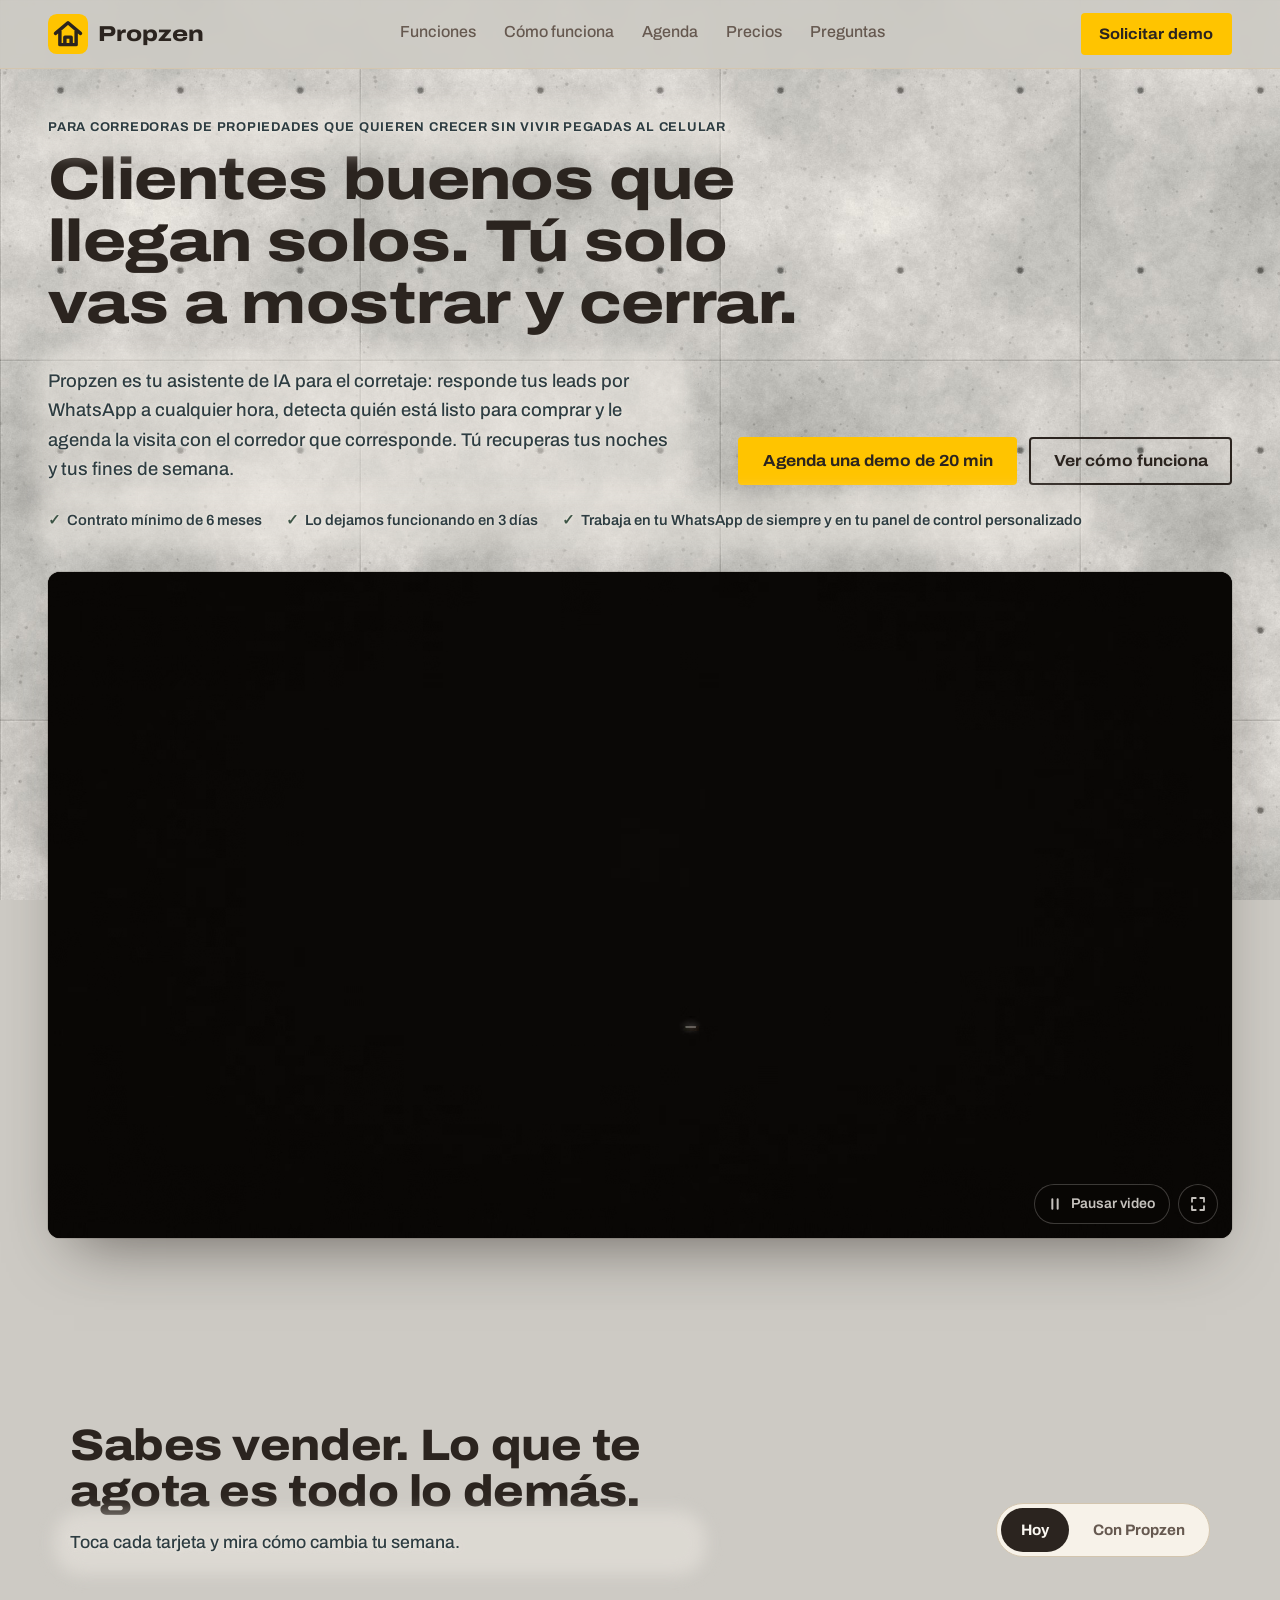
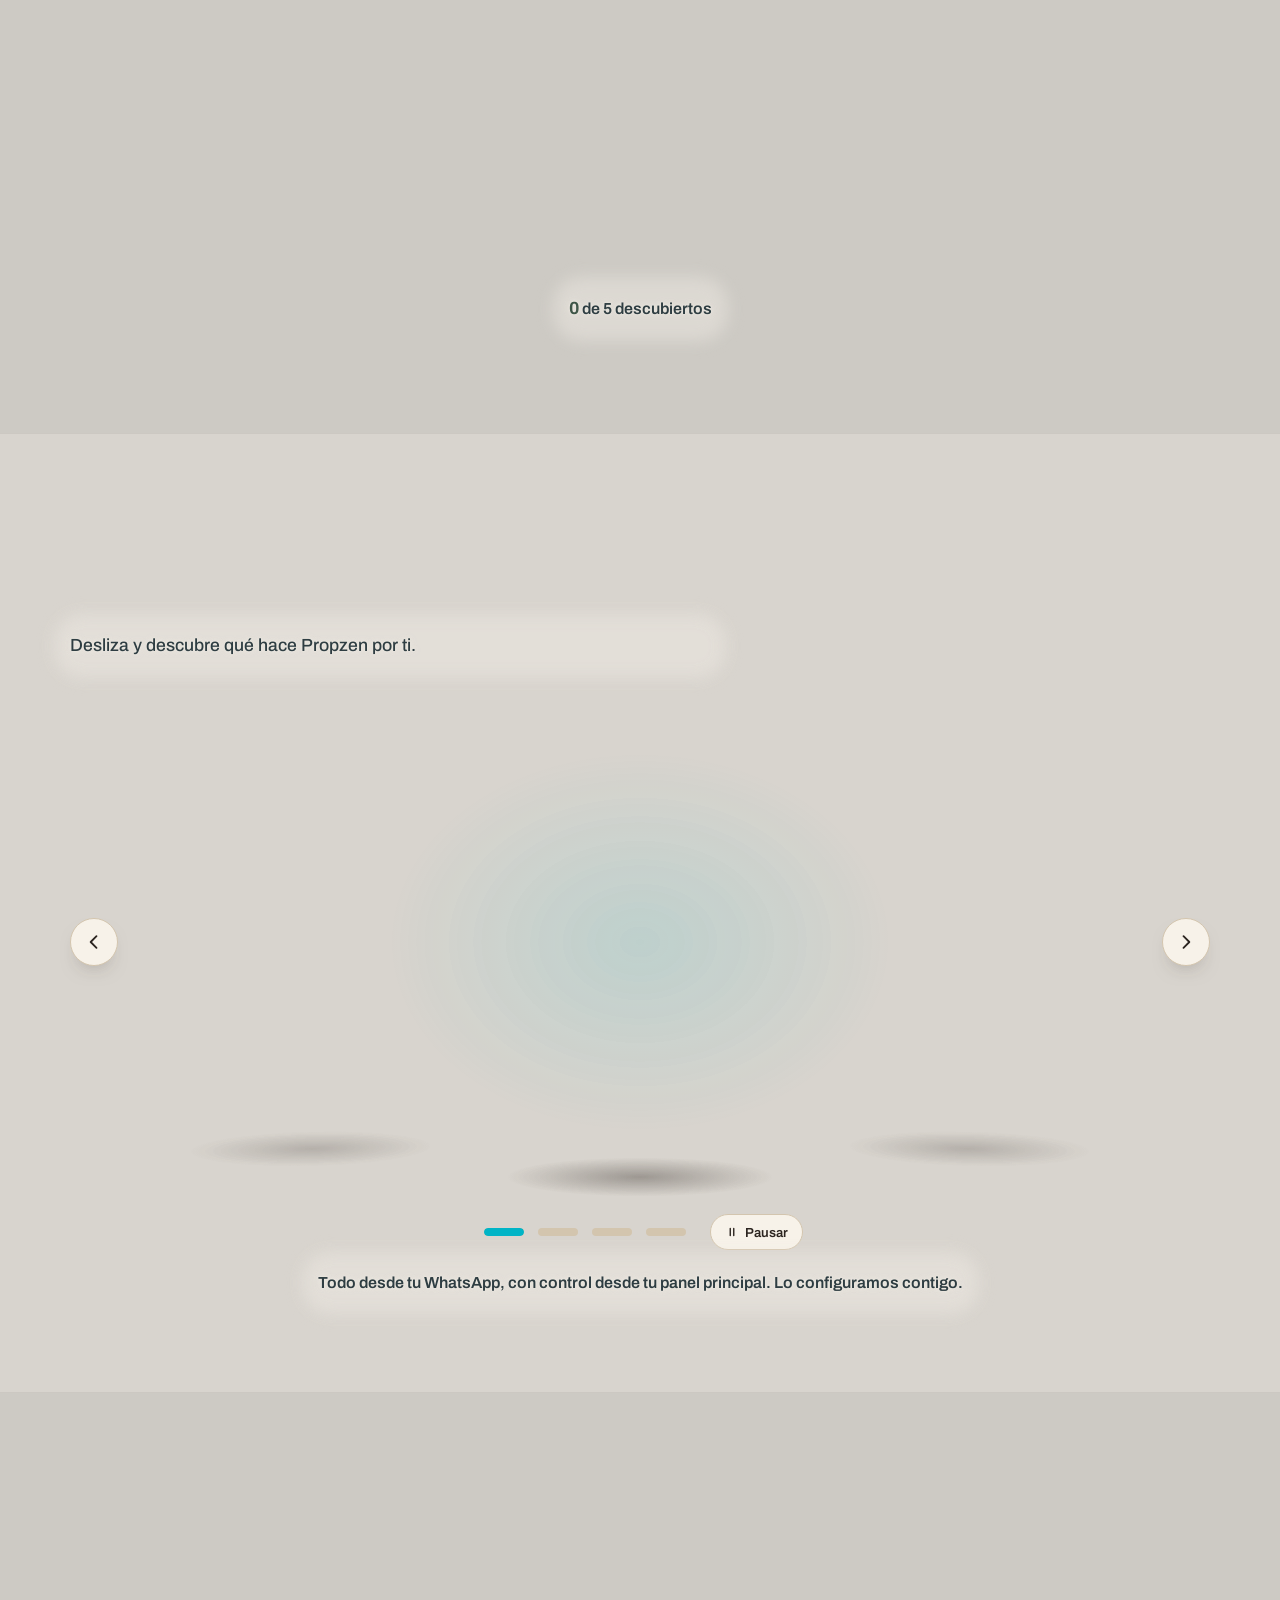
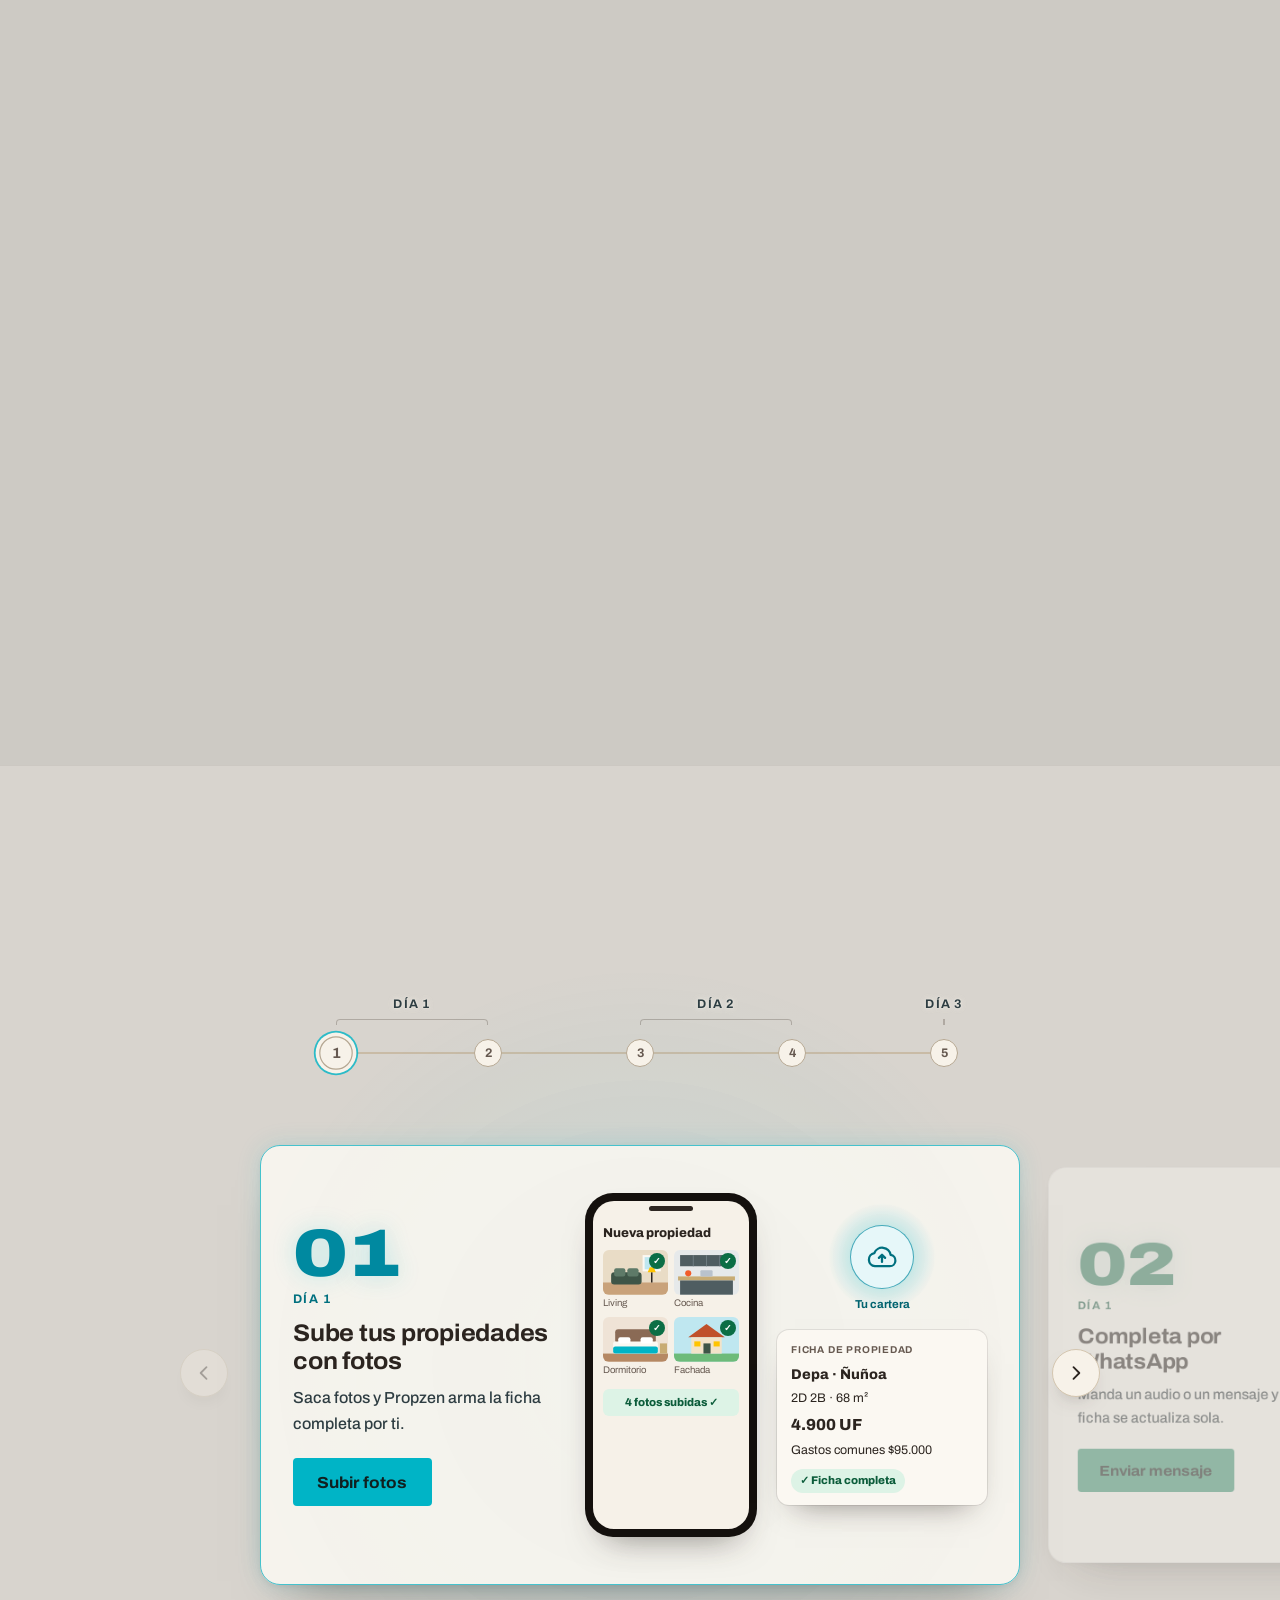
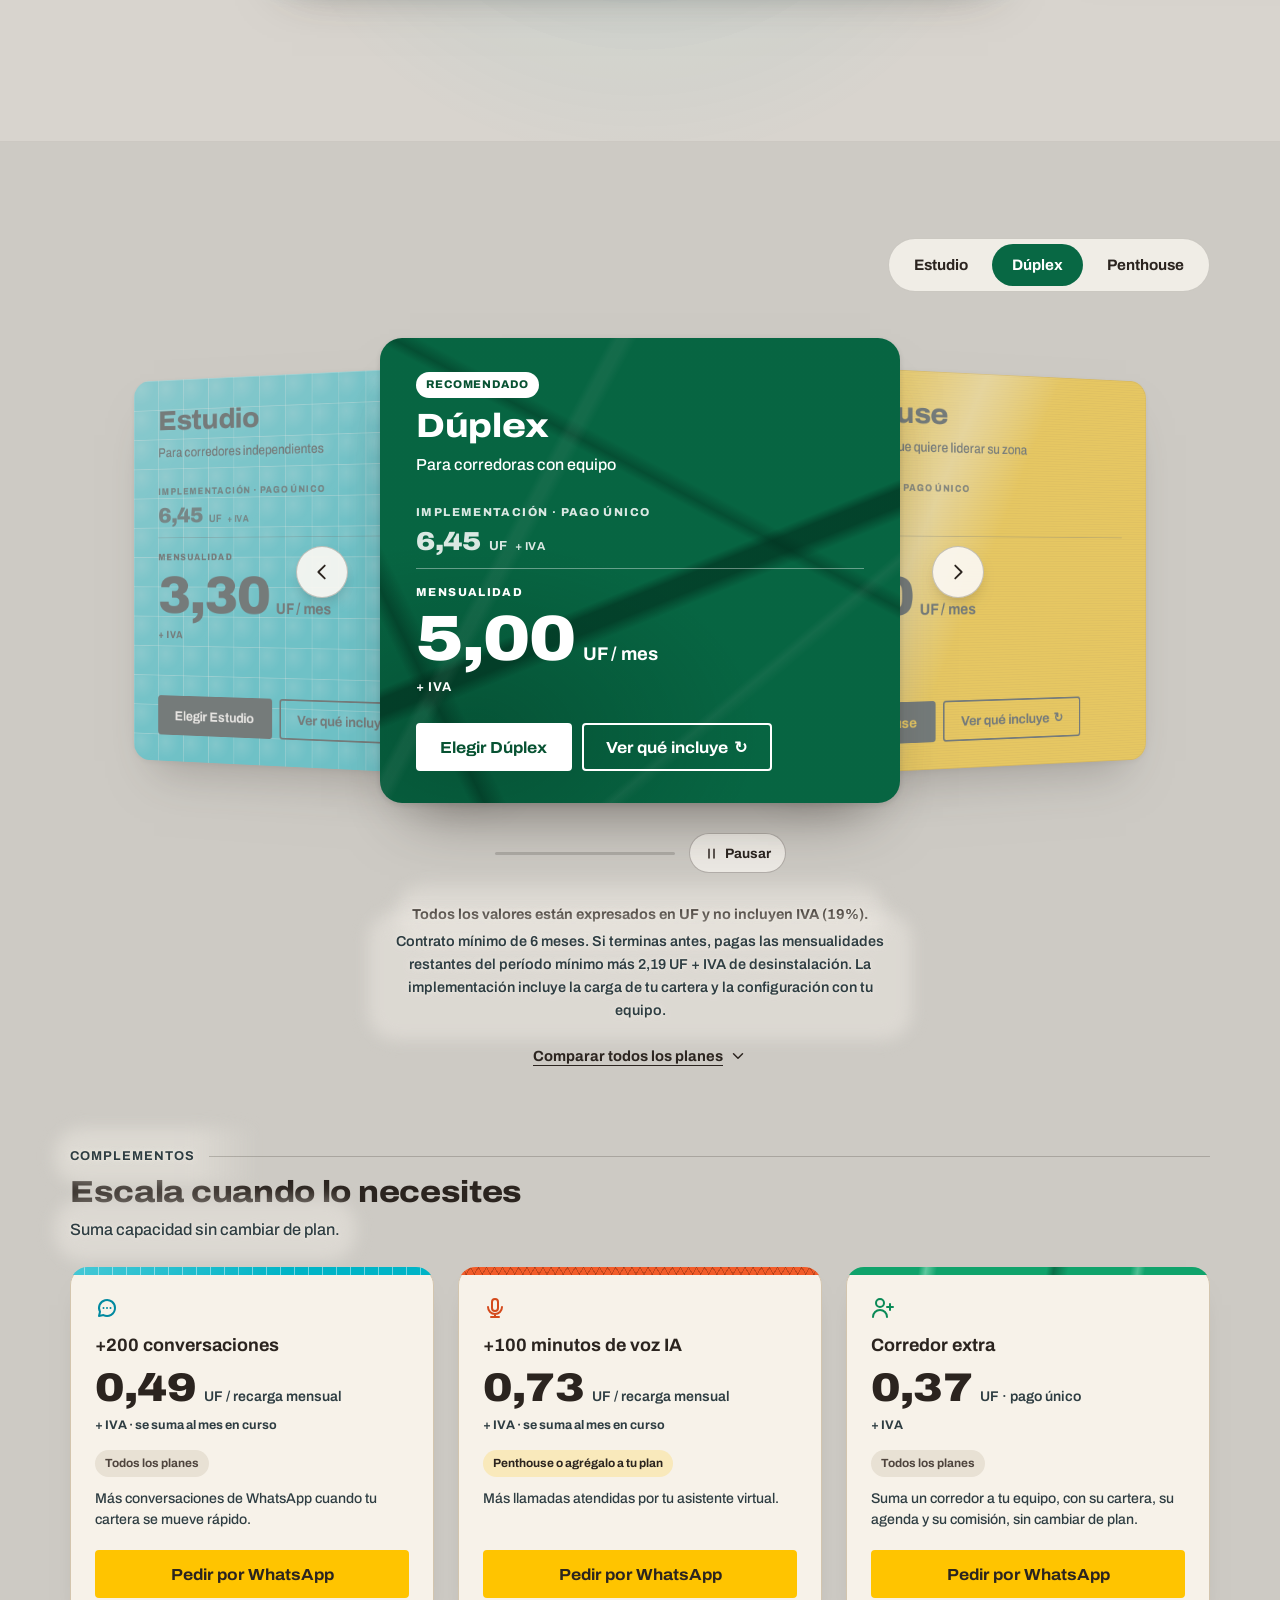
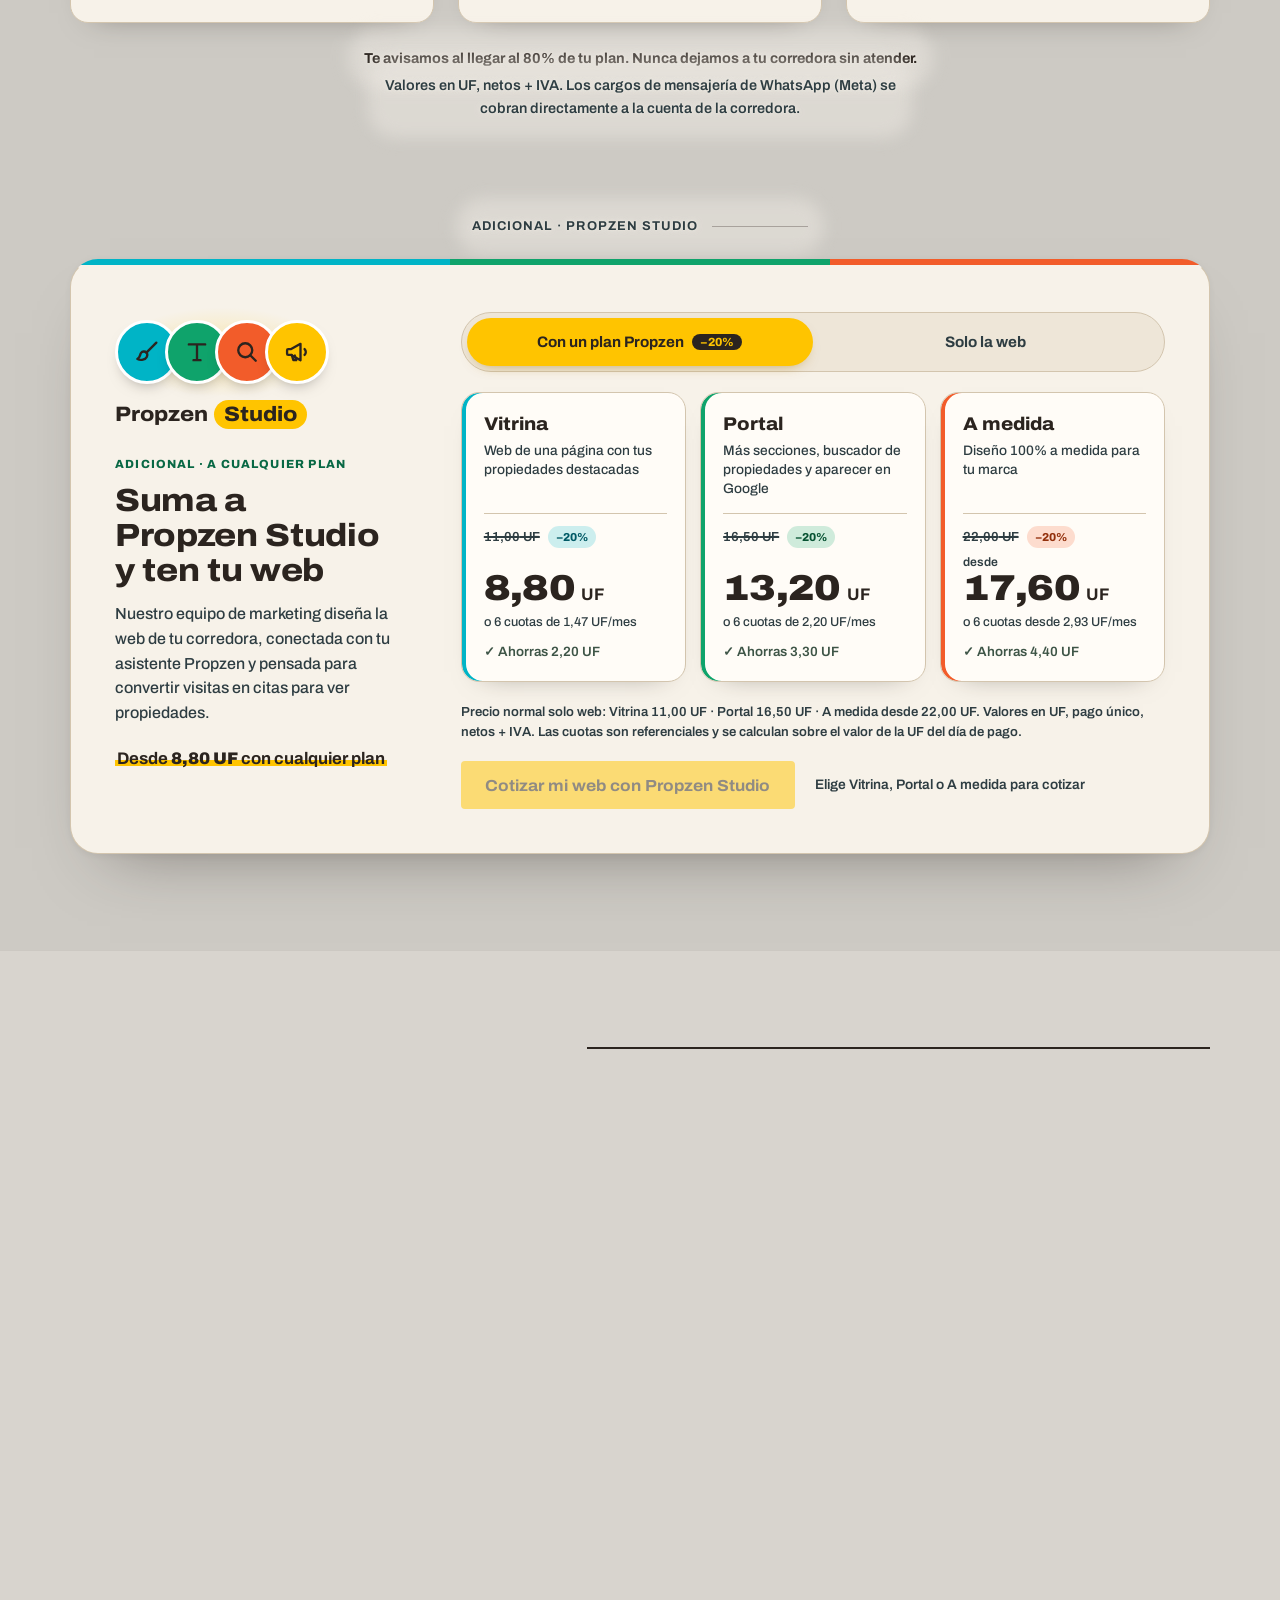
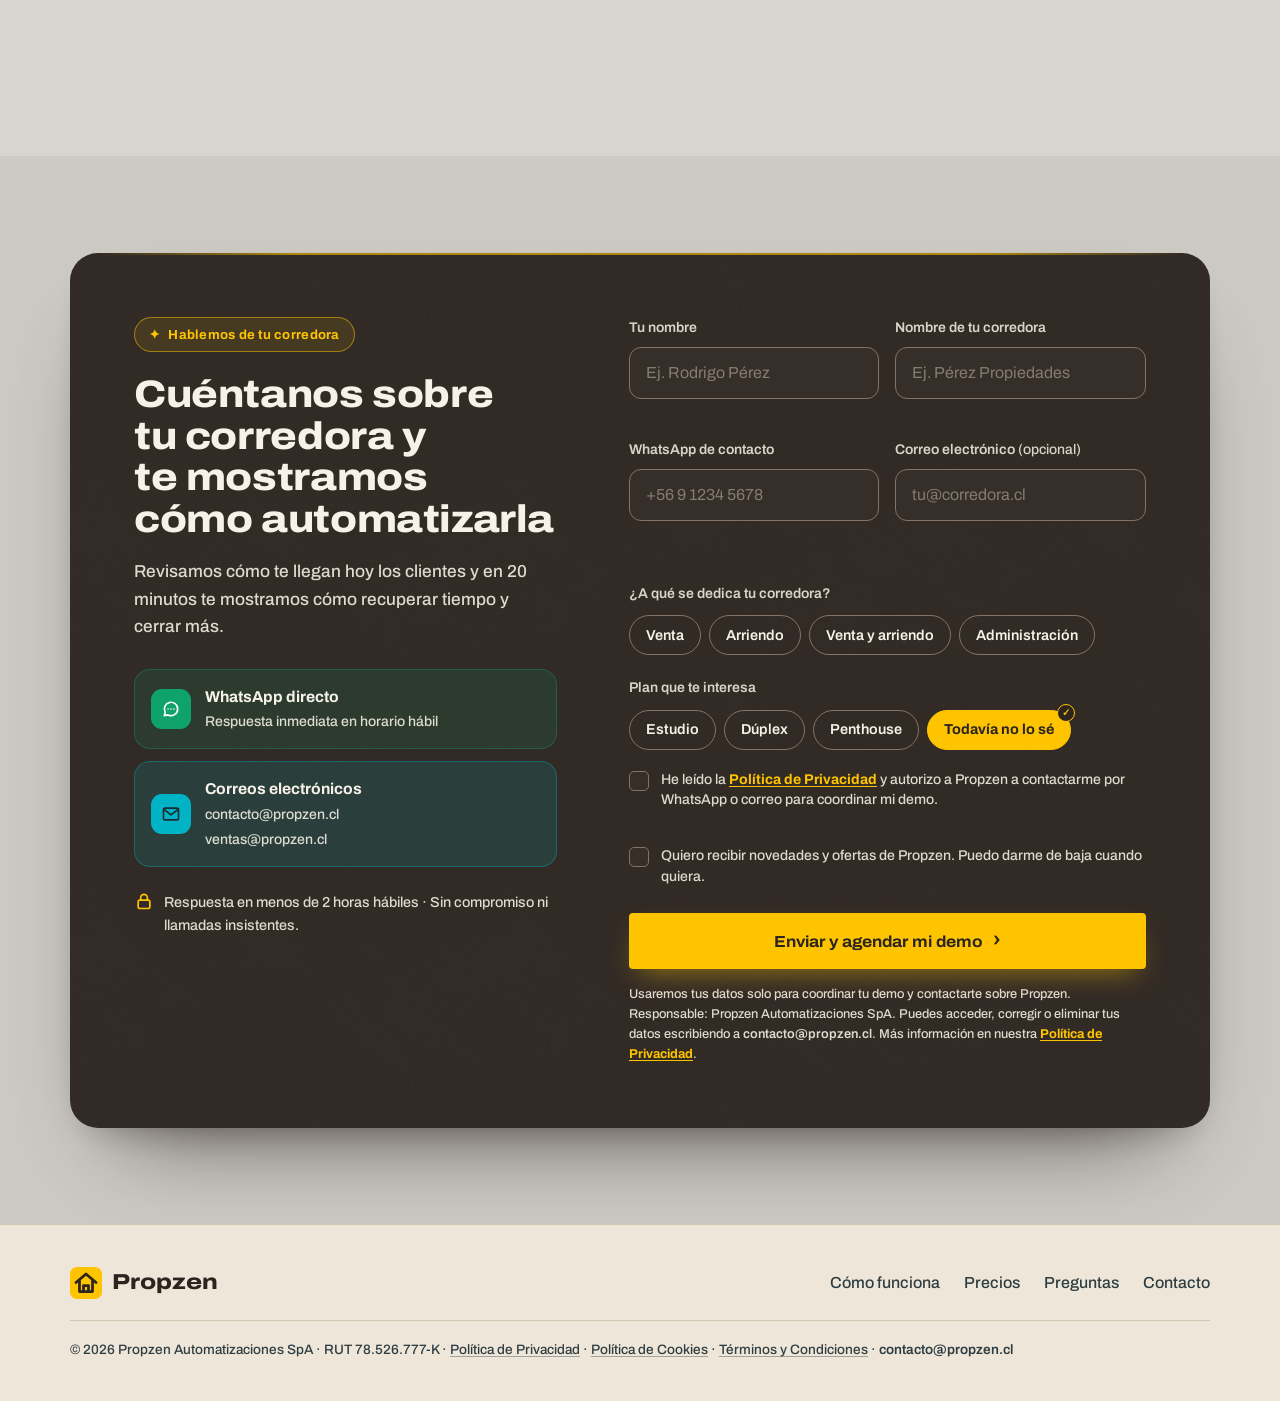
<file: index.html>
<!DOCTYPE html>
<html lang="es-CL">
<head>
  <meta charset="UTF-8">
  <meta name="viewport" content="width=device-width, initial-scale=1">
  <meta http-equiv="Content-Security-Policy" content="default-src 'self'; script-src 'self'; style-src 'self'; font-src 'self'; img-src 'self' data:; connect-src 'self' https://script.google.com https://script.googleusercontent.com; form-action 'self'; base-uri 'self'; object-src 'none'">
  <meta name="referrer" content="strict-origin-when-cross-origin">
  <!-- Los correos se muestran como texto informativo: que el navegador del teléfono no los convierta en enlaces -->
  <meta name="format-detection" content="email=no">

  <title>Propzen | Asistente de IA para corredoras de propiedades en Chile</title>
  <meta name="description" content="Propzen automatiza tu corredora de propiedades: responde tus leads por WhatsApp 24/7, detecta quién puede comprar de verdad y agenda la visita con el corredor indicado. Más visitas útiles, menos horas al celular y tu equipo enfocado en cerrar.">
  <meta name="theme-color" content="#2B241F">
  <link rel="canonical" href="https://propzen.cl/">

  <meta property="og:type" content="website">
  <meta property="og:site_name" content="Propzen">
  <meta property="og:title" content="Propzen: clientes buenos que llegan solos">
  <meta property="og:description" content="Tu asistente de IA responde, filtra y agenda visitas por WhatsApp, también el domingo a las 23:40. Tú llegas a mostrar y cerrar.">
  <meta property="og:url" content="https://propzen.cl/">
  <meta property="og:image" content="https://propzen.cl/og-image.jpg">
  <meta property="og:image:width" content="1200">
  <meta property="og:image:height" content="630">
  <meta property="og:image:alt" content="Propzen: clientes buenos que llegan solos. Asistente de IA que responde y agenda visitas por WhatsApp.">
  <meta property="og:locale" content="es_CL">
  <meta name="twitter:card" content="summary_large_image">

  <link rel="icon" href="/favicon.ico" sizes="48x48">
  <link rel="icon" href="/favicon.svg" type="image/svg+xml">
  <link rel="icon" href="/favicon-192.png" sizes="192x192" type="image/png">
  <link rel="icon" href="/favicon-96.png" sizes="96x96" type="image/png">
  <link rel="icon" href="/favicon-48.png" sizes="48x48" type="image/png">
  <link rel="apple-touch-icon" href="/apple-touch-icon.png" sizes="180x180">
  <link rel="preload" href="fonts/archivo-latin.woff2" as="font" type="font/woff2" crossorigin>
  <link rel="preload" href="textures/hormigon.jpg" as="image">
  <link rel="stylesheet" href="styles.css?v=20261007-2">
  <script src="script.js?v=20261006"></script>

  <script type="application/ld+json">
  {
    "@context": "https://schema.org",
    "@graph": [
      {
        "@type": "Organization",
        "name": "Propzen",
        "url": "https://propzen.cl/",
        "logo": "https://propzen.cl/favicon-512.png"
      },
      {
        "@type": "SoftwareApplication",
        "name": "Propzen",
        "applicationCategory": "BusinessApplication",
        "operatingSystem": "Web",
        "description": "Propzen automatiza el trabajo repetitivo de las corredoras de propiedades en Chile para que sus corredores dediquen su tiempo a mostrar y cerrar. Responde cada consulta por WhatsApp en segundos, a cualquier hora; califica a los interesados por pie, crédito y urgencia; agenda las visitas con el corredor que corresponde; deriva los reclamos de arrendatarios al técnico; prepara publicaciones para portales y redes; y ordena cartera, visitas y comisiones del equipo en un panel.",
        "audience": {
          "@type": "BusinessAudience",
          "audienceType": "Corredoras de propiedades e inmobiliarias en Chile"
        },
        "featureList": [
          "Respuesta a leads por WhatsApp 24/7 en segundos",
          "Calificación de compradores por pie, crédito y urgencia",
          "Agenda automática de visitas con recordatorios",
          "Derivación de reclamos de arrendatarios al técnico",
          "Publicaciones para portales y redes sociales con tu marca",
          "Panel de control con cartera, visitas, comisiones por corredor, interés por propiedad y comuna, y fichas de cliente",
          "Funciona en tu WhatsApp de siempre y queda operando en 3 días hábiles"
        ]
      },
      {
        "@type": "FAQPage",
        "mainEntity": [
          {
            "@type": "Question",
            "name": "¿Qué automatiza Propzen en mi corredora?",
            "acceptedAnswer": {
              "@type": "Answer",
              "text": "Cuatro trabajos que hoy te quitan tiempo. Atiende: responde cada consulta por WhatsApp en segundos, a cualquier hora, con los datos de tu cartera, y deriva los reclamos de luz, agua y gas al técnico sin pasar por ti. Prioriza: califica a cada interesado por pie, crédito y urgencia, y le agenda la visita con el corredor que corresponde, con recordatorio incluido. Publica: con tus fotos arma la descripción para el portal y las publicaciones para redes con tu marca, cada semana. Ordena: junta la cartera, las visitas y las comisiones de tu equipo en un solo panel."
            }
          },
          {
            "@type": "Question",
            "name": "¿Qué veo en el panel de control?",
            "acceptedAnswer": {
              "@type": "Answer",
              "text": "La cartera de cada corredor, las visitas agendadas y realizadas, y la comisión de cada uno calculada sola, sin planillas. También ves cuántas personas se interesan por cada propiedad y comuna, qué propiedad necesita un ajuste de precio, cuántas consultas se respondieron hoy y en cuánto tiempo, y la ficha de cada cliente: qué busca, su presupuesto, cómo financia y en qué etapa está."
            }
          },
          {
            "@type": "Question",
            "name": "¿Qué gana mi corredora al contratar Propzen?",
            "acceptedAnswer": {
              "@type": "Answer",
              "text": "Ningún lead queda sin respuesta, ni siquiera el domingo en la noche. Tus corredores solo visitan a clientes con pie y crédito, la agenda se llena sola y sabes quién vende y qué propiedad se mueve. Tú recuperas tus noches y tus fines de semana, y todo funciona desde tu WhatsApp de siempre, sin instalar software nuevo y operando en tres días hábiles."
            }
          },
          {
            "@type": "Question",
            "name": "¿El asistente reemplaza a mis agentes?",
            "acceptedAnswer": {
              "@type": "Answer",
              "text": "No. Propzen hace la primera respuesta, la calificación y la agenda. Tus agentes reciben compradores con presupuesto, zona y plazo claros, y pueden tomar cualquier conversación cuando quieran."
            }
          },
          {
            "@type": "Question",
            "name": "¿Qué pasa si un cliente pregunta algo que el asistente no sabe?",
            "acceptedAnswer": {
              "@type": "Answer",
              "text": "Propzen solo responde con datos de tu cartera y tus reglas. Si no tiene la respuesta, lo dice y pasa la conversación a un agente con todo el contexto."
            }
          },
          {
            "@type": "Question",
            "name": "¿Funciona con mi CRM y mi web?",
            "acceptedAnswer": {
              "@type": "Answer",
              "text": "Se conecta con los CRM inmobiliarios más usados, con Google Sheets y con cualquier sistema que tenga API. El chat web se instala pegando una línea de código."
            }
          },
          {
            "@type": "Question",
            "name": "¿Cuánto tarda la puesta en marcha?",
            "acceptedAnswer": {
              "@type": "Answer",
              "text": "Entre dos y tres días hábiles: un día para importar tu cartera y otro para ajustar preguntas, horarios y canales con tu equipo."
            }
          }
        ]
      }
    ]
  }
  </script>
</head>
<body>
  <!-- Intro de obra: ladrillos, vaciado de hormigón y logo (script.js). El hormigón queda como fondo de la página. -->
  <div class="intro" id="intro">
    <canvas class="intro__canvas" id="introCanvas" aria-hidden="true"></canvas>
    <div class="intro__wet" id="introWet" aria-hidden="true"></div>
    <div class="intro__light" id="introLight" aria-hidden="true"></div>
    <div class="intro__brand" id="introBrand" aria-hidden="true">
      <svg class="intro__logo" viewBox="0 0 64 64"><rect class="logo__bg" width="64" height="64" rx="14"/><path class="logo__house" d="M12 31 32 14l20 17M19 27v22h26V27M27 49V37h10v12"/></svg>
      <span class="intro__name">Propzen</span>
    </div>
    <button type="button" class="intro__skip" id="introSkip">Saltar intro</button>
  </div>

  <a class="skip" href="#main">Saltar al contenido</a>

  <header class="nav">
    <!-- Mismo contenedor que el hero (.wrap--wide): el logo y el botón quedan alineados con los bordes del video -->
    <div class="wrap--wide nav__inner">
      <a href="#main" class="logo" aria-label="Propzen, ir al inicio">
        <svg class="logo__icon" viewBox="0 0 64 64" aria-hidden="true"><rect class="logo__bg" width="64" height="64" rx="14"/><path class="logo__house" d="M12 31 32 14l20 17M19 27v22h26V27M27 49V37h10v12"/></svg>
        Propzen
      </a>
      <button class="nav__toggle" type="button" aria-expanded="false" aria-controls="menu">
        <span class="sr-only">Menú</span><span aria-hidden="true"></span><span aria-hidden="true"></span>
      </button>
      <nav id="menu" class="nav__menu" aria-label="Principal">
        <a href="#funciones">Funciones</a>
        <a href="#como-funciona">Cómo funciona</a>
        <a href="#agenda">Agenda</a>
        <a href="#precios">Precios</a>
        <a href="#preguntas">Preguntas</a>
        <!-- Copia para el menú desplegable (bajo 1024 px); en escritorio el botón vive en su propia columna -->
        <a href="#contacto" class="btn btn--sign btn--small nav__menu-cta">Solicitar demo</a>
      </nav>
      <a href="#contacto" class="btn btn--sign btn--small nav__cta">Solicitar demo</a>
    </div>
  </header>

  <main id="main">
    <!-- HERO: texto + video introductorio -->
    <section class="hero" aria-labelledby="hero-title">
      <div class="wrap--wide">
        <p class="hero__eyebrow">Para corredoras de propiedades que quieren crecer sin vivir pegadas al celular</p>
        <h1 id="hero-title">Clientes buenos que llegan solos. Tú solo vas a mostrar y cerrar.</h1>
        <div class="hero__intro">
          <p class="lead">Propzen es tu asistente de IA para el corretaje: responde tus leads por WhatsApp a cualquier hora, detecta quién está listo para comprar y le agenda la visita con el corredor que corresponde. Tú recuperas tus noches y tus fines de semana.</p>
          <div class="hero__cta">
            <a href="#contacto" class="btn btn--sign">Agenda una demo de 20 min</a>
            <a href="#como-funciona" class="btn btn--line">Ver cómo funciona</a>
          </div>
          <ul class="hero__trust">
            <li data-nosnippet>Contrato mínimo de 6 meses</li>
            <li>Lo dejamos funcionando en 3 días</li>
            <li>Trabaja en tu WhatsApp de siempre y en tu panel de control personalizado</li>
          </ul>
        </div>
      </div>

      <div class="wrap--wide">
        <!-- Video introductorio (assets/video): 720p bajo 768 px, 1080p desde ahí; WebM primero y MP4 de respaldo.
             Sin atributo autoplay a propósito: script.js lo inicia en silencio y en bucle cuando está en pantalla (así
             no se descarga si nadie llega a verlo), lo pausa fuera de ella y, con "reducir movimiento", deja solo el
             póster y el botón Reproducir. El póster va en data-poster y lo asigna script.js: con poster="" el navegador
             lo pide en el primer milisegundo y compite con styles.css (en celular retrasaba la primera pintura ~0,5 s). -->
        <div class="hero-video" id="heroVideo">
          <video class="hero-video__media" muted loop playsinline preload="metadata" width="1920" height="1080"
                 data-poster="assets/video/propzen-intro-poster.jpg"
                 aria-label="Video: Propzen responde, califica y agenda clientes por WhatsApp">
            <source src="assets/video/propzen-intro-720p60.webm" type="video/webm" media="(max-width: 767px)">
            <source src="assets/video/propzen-intro-720p60.mp4" type="video/mp4" media="(max-width: 767px)">
            <source src="assets/video/propzen-intro-1080p60.webm" type="video/webm">
            <source src="assets/video/propzen-intro-1080p60-web.mp4" type="video/mp4">
          </video>
          <button type="button" class="hero-video__btn" hidden>
            <svg class="hero-video__ico hero-video__ico--play" viewBox="0 0 24 24" aria-hidden="true"><path d="M7 5l12 7-12 7z"/></svg>
            <svg class="hero-video__ico hero-video__ico--pause" viewBox="0 0 24 24" aria-hidden="true"><path d="M8 5v14M16 5v14"/></svg>
            <span class="hero-video__label">Reproducir video</span>
          </button>
          <!-- Pantalla completa: script.js lo muestra solo si el navegador la permite (en iPhone abre el reproductor nativo) -->
          <button type="button" class="hero-video__fs" title="Ver en pantalla completa" hidden>
            <svg class="hero-video__ico hero-video__ico--expand" viewBox="0 0 24 24" aria-hidden="true"><path d="M4 9V4h5M15 4h5v5M20 15v5h-5M9 20H4v-5"/></svg>
            <svg class="hero-video__ico hero-video__ico--shrink" viewBox="0 0 24 24" aria-hidden="true"><path d="M9 4v5H4M20 9h-5V4M15 20v-5h5M4 15h5v5"/></svg>
            <span class="sr-only">Ver en pantalla completa</span>
          </button>
        </div>
      </div>
    </section>

    <!-- PROBLEMA: tarjetas de antes y después -->
    <section class="section disc" id="problema" aria-labelledby="problema-title">
      <div class="wrap">
        <div class="disc__top">
          <div class="disc__head">
            <h2 id="problema-title">Sabes vender. Lo que te agota es todo lo demás.</h2>
            <p class="disc__lead">Toca cada tarjeta y mira cómo cambia tu semana.</p>
          </div>
          <div class="disc__switch" role="group" aria-label="Ver tu semana">
            <button type="button" class="disc__opt" data-mode="before" aria-pressed="true">Hoy</button>
            <button type="button" class="disc__opt" data-mode="after" aria-pressed="false">Con Propzen</button>
          </div>
        </div>

        <ul class="disc__cards">
          <li class="disc__item">
            <button type="button" class="flip" aria-pressed="false">
              <span class="flip__inner">
                <span class="flip__face flip__face--before">
                  <span class="flip__top"><span class="flip__stamp">ANTES</span><svg class="flip__icon" viewBox="0 0 24 24" aria-hidden="true"><path d="M4 5h16v11H10l-6 4z"/><path d="M8 10h8M8 13h5"/></svg></span>
                  <span class="flip__label">Leads del portal</span>
                  <span class="flip__text">Respondes al día siguiente</span>
                  <span class="flip__hint" aria-hidden="true">Toca para ver el después ↻</span>
                </span>
                <span class="flip__face flip__face--after" aria-hidden="true">
                  <span class="flip__top"><span class="flip__stamp">CON PROPZEN</span><svg class="flip__icon" viewBox="0 0 24 24" aria-hidden="true"><path d="M4 5h16v11H10l-6 4z"/><path d="M8 10h8M8 13h5"/></svg></span>
                  <span class="flip__label">Leads del portal</span>
                  <span class="flip__text">Respuesta en 30 segundos</span>
                </span>
              </span>
            </button>
          </li>
          <li class="disc__item">
            <button type="button" class="flip" aria-pressed="false">
              <span class="flip__inner">
                <span class="flip__face flip__face--before">
                  <span class="flip__top"><span class="flip__stamp">ANTES</span><svg class="flip__icon" viewBox="0 0 24 24" aria-hidden="true"><circle cx="9" cy="8" r="3.5"/><path d="M3 20c0-3.3 2.7-6 6-6s6 2.7 6 6"/><path d="M15.5 11.5l2 2 4-4"/></svg></span>
                  <span class="flip__label">Quién compra</span>
                  <span class="flip__text">Muestras a cualquiera</span>
                  <span class="flip__hint" aria-hidden="true">Toca para ver el después ↻</span>
                </span>
                <span class="flip__face flip__face--after" aria-hidden="true">
                  <span class="flip__top"><span class="flip__stamp">CON PROPZEN</span><svg class="flip__icon" viewBox="0 0 24 24" aria-hidden="true"><circle cx="9" cy="8" r="3.5"/><path d="M3 20c0-3.3 2.7-6 6-6s6 2.7 6 6"/><path d="M15.5 11.5l2 2 4-4"/></svg></span>
                  <span class="flip__label">Quién compra</span>
                  <span class="flip__text">Solo visitas con pie y crédito</span>
                </span>
              </span>
            </button>
          </li>
          <li class="disc__item">
            <button type="button" class="flip" aria-pressed="false">
              <span class="flip__inner">
                <span class="flip__face flip__face--before">
                  <span class="flip__top"><span class="flip__stamp">ANTES</span><svg class="flip__icon" viewBox="0 0 24 24" aria-hidden="true"><path d="M13 3 5 14h6l-1 7 8-11h-6z"/></svg></span>
                  <span class="flip__label">Luz, agua y gas</span>
                  <span class="flip__text">Te llaman a ti</span>
                  <span class="flip__hint" aria-hidden="true">Toca para ver el después ↻</span>
                </span>
                <span class="flip__face flip__face--after" aria-hidden="true">
                  <span class="flip__top"><span class="flip__stamp">CON PROPZEN</span><svg class="flip__icon" viewBox="0 0 24 24" aria-hidden="true"><path d="M13 3 5 14h6l-1 7 8-11h-6z"/></svg></span>
                  <span class="flip__label">Luz, agua y gas</span>
                  <span class="flip__text">El técnico ya va en camino</span>
                </span>
              </span>
            </button>
          </li>
          <li class="disc__item">
            <button type="button" class="flip" aria-pressed="false">
              <span class="flip__inner">
                <span class="flip__face flip__face--before">
                  <span class="flip__top"><span class="flip__stamp">ANTES</span><svg class="flip__icon" viewBox="0 0 24 24" aria-hidden="true"><path d="M3 10v4h3l8 5V5L6 10z"/><path d="M18 9.5a3.5 3.5 0 0 1 0 5"/></svg></span>
                  <span class="flip__label">Marketing</span>
                  <span class="flip__text">Posts a la rápida</span>
                  <span class="flip__hint" aria-hidden="true">Toca para ver el después ↻</span>
                </span>
                <span class="flip__face flip__face--after" aria-hidden="true">
                  <span class="flip__top"><span class="flip__stamp">CON PROPZEN</span><svg class="flip__icon" viewBox="0 0 24 24" aria-hidden="true"><path d="M3 10v4h3l8 5V5L6 10z"/><path d="M18 9.5a3.5 3.5 0 0 1 0 5"/></svg></span>
                  <span class="flip__label">Marketing</span>
                  <span class="flip__text">Publicaciones listas cada semana</span>
                </span>
              </span>
            </button>
          </li>
          <li class="disc__item">
            <button type="button" class="flip" aria-pressed="false">
              <span class="flip__inner">
                <span class="flip__face flip__face--before">
                  <span class="flip__top"><span class="flip__stamp">ANTES</span><svg class="flip__icon" viewBox="0 0 24 24" aria-hidden="true"><path d="M4 20v-9M10 20V5M16 20v-6M2 20h20"/></svg></span>
                  <span class="flip__label">Equipo y comisiones</span>
                  <span class="flip__text">Comisiones en planilla</span>
                  <span class="flip__hint" aria-hidden="true">Toca para ver el después ↻</span>
                </span>
                <span class="flip__face flip__face--after" aria-hidden="true">
                  <span class="flip__top"><span class="flip__stamp">CON PROPZEN</span><svg class="flip__icon" viewBox="0 0 24 24" aria-hidden="true"><path d="M4 20v-9M10 20V5M16 20v-6M2 20h20"/></svg></span>
                  <span class="flip__label">Equipo y comisiones</span>
                  <span class="flip__text">Todo cuadrado en un panel</span>
                </span>
              </span>
            </button>
          </li>
        </ul>

        <div class="disc__dots" aria-hidden="true"><i class="disc__dot is-active"></i><i class="disc__dot"></i><i class="disc__dot"></i><i class="disc__dot"></i><i class="disc__dot"></i></div>

        <div class="disc__foot">
          <p class="disc__count" id="discCount"><b>0</b> de 5 descubiertos</p>
          <div class="disc__done" id="discDone" hidden>
            <p>Así se ve tu semana con Propzen.</p>
            <a href="#contacto" class="btn btn--sign">Agenda una demo de 20 min</a>
          </div>
        </div>
        <p class="sr-only" id="discLive" aria-live="polite"></p>
      </div>
    </section>

    <!-- FUNCIONES: carrusel de cuatro tarjetas con materiales -->
    <section id="funciones" class="section section--paper car" aria-labelledby="hace-title" aria-roledescription="carrusel">
      <div class="wrap">
        <div class="car__head">
          <h2 id="hace-title" class="section__title">Cuatro trabajos que dejas de hacer tú</h2>
          <p class="car__lead">Desliza y descubre qué hace Propzen por ti.</p>
        </div>

        <div class="car__stage-wrap">
          <div class="car__halo" aria-hidden="true"><i class="car__halo-1"></i><i class="car__halo-2"></i><i class="car__halo-3"></i><i class="car__halo-4"></i></div>
          <button type="button" class="car__arrow car__arrow--prev" aria-label="Anterior"><svg viewBox="0 0 24 24" aria-hidden="true"><path d="M15 5l-7 7 7 7"/></svg></button>
          <div class="car__viewport" id="carViewport" tabindex="0" aria-label="Funciones de Propzen. Usa las flechas izquierda y derecha para cambiar de tarjeta y Enter para investigar.">
            <div class="car__stage">

              <article class="card card--1" aria-roledescription="diapositiva" aria-label="1 de 4: Atiende">
                <div class="card__body">
                  <div class="card__mat" aria-hidden="true">
                    <svg class="card__tex">
                      <defs>
                        <pattern id="mat1" width="56" height="56" patternUnits="userSpaceOnUse">
                          <rect width="56" height="56" fill="#00889A"/>
                          <rect x="1.5" y="1.5" width="25" height="25" rx="1.5" fill="#00B4C6"/>
                          <rect x="29.5" y="1.5" width="25" height="25" rx="1.5" fill="#06BCCD"/>
                          <rect x="1.5" y="29.5" width="25" height="25" rx="1.5" fill="#02AFC1"/>
                          <rect x="29.5" y="29.5" width="25" height="25" rx="1.5" fill="#00B4C6"/>
                          <path d="M3.5 22V4.5H20M31.5 22V4.5H48M3.5 50V32.5H20M31.5 50V32.5H48" fill="none" stroke="#7FE3EE" stroke-width="1.4" stroke-linecap="round" opacity=".55"/>
                        </pattern>
                      </defs>
                      <rect width="100%" height="100%" fill="url(#mat1)"/>
                    </svg>
                    <span class="card__shade"></span>
                    <span class="card__shine"></span>
                  </div>
                  <div class="card__top">
                    <svg class="card__icon" viewBox="0 0 24 24" aria-hidden="true"><path d="M4 5h16v11H9l-5 4z"/><path d="M8.5 10.5l2 2 4-4"/></svg>
                    <h3 class="card__verb">Atiende</h3>
                  </div>
                  <div class="card__panel">
                    <p class="card__label">Leads y postventa</p>
                    <p class="card__win">Ningún lead ni reclamo se pierde.</p>
                    <button type="button" class="btn btn--line card__more" aria-expanded="false" aria-controls="cardDetail1">Investigar</button>
                  </div>
                  <div class="card__detail" id="cardDetail1" aria-hidden="true">
                    <p class="card__text">Responde cada consulta con los datos de tu cartera y deriva los reclamos al técnico sin pasar por ti.</p>
                    <div class="scene scene--chat" aria-hidden="true">
                      <p class="sc-bubble sc-bubble--in">¿Sigue disponible el depa?</p>
                      <p class="sc-bubble sc-bubble--out">¡Sí! ¿Te acomoda verlo el sábado?</p>
                    </div>
                    <button type="button" class="btn btn--line card__close">Cerrar</button>
                  </div>
                </div>
              </article>

              <article class="card card--2" aria-roledescription="diapositiva" aria-label="2 de 4: Publica">
                <div class="card__body">
                  <div class="card__mat" aria-hidden="true">
                    <svg class="card__tex">
                      <defs>
                        <!-- Baldosa hexagonal de punta: radio 13, paso horizontal 22,5 y vertical 39 -->
                        <pattern id="mat2" width="22.517" height="39" patternUnits="userSpaceOnUse">
                          <rect width="22.517" height="39" fill="#B83E14"/>
                          <g fill="#F25C2A">
                            <polygon points="0,-11.6 10.05,-5.8 10.05,5.8 0,11.6 -10.05,5.8 -10.05,-5.8"/>
                            <polygon points="22.517,-11.6 32.57,-5.8 32.57,5.8 22.517,11.6 12.47,5.8 12.47,-5.8"/>
                            <polygon points="0,27.4 10.05,33.2 10.05,44.8 0,50.6 -10.05,44.8 -10.05,33.2"/>
                            <polygon points="22.517,27.4 32.57,33.2 32.57,44.8 22.517,50.6 12.47,44.8 12.47,33.2"/>
                          </g>
                          <polygon points="11.26,7.9 21.31,13.7 21.31,25.3 11.26,31.1 1.21,25.3 1.21,13.7" fill="#F46A3B"/>
                        </pattern>
                        <!-- Variación de cocción: algunas piezas más claras, en un período mayor -->
                        <pattern id="mat2v" width="67.55" height="117" patternUnits="userSpaceOnUse">
                          <polygon points="11.26,7.9 21.31,13.7 21.31,25.3 11.26,31.1 1.21,25.3 1.21,13.7" fill="#FF8A5B" opacity=".5"/>
                          <polygon points="33.78,46.9 43.83,52.7 43.83,64.3 33.78,70.1 23.73,64.3 23.73,52.7" fill="#FF8A5B" opacity=".42"/>
                          <polygon points="22.52,66.4 32.57,72.2 32.57,83.8 22.52,89.6 12.47,83.8 12.47,72.2" fill="#C94619" opacity=".35"/>
                          <polygon points="56.29,85.9 66.34,91.7 66.34,103.3 56.29,109.1 46.24,103.3 46.24,91.7" fill="#FF8A5B" opacity=".38"/>
                        </pattern>
                      </defs>
                      <rect width="100%" height="100%" fill="url(#mat2)"/>
                      <rect width="100%" height="100%" fill="url(#mat2v)"/>
                    </svg>
                    <span class="card__shade"></span>
                    <span class="card__shine"></span>
                  </div>
                  <div class="card__top">
                    <svg class="card__icon" viewBox="0 0 24 24" aria-hidden="true"><rect x="3" y="4" width="18" height="16" rx="2"/><circle cx="8.5" cy="9.5" r="1.8"/><path d="M21 16l-5-5-9 9"/></svg>
                    <h3 class="card__verb">Publica</h3>
                  </div>
                  <div class="card__panel">
                    <p class="card__label">Imágenes y publicidad</p>
                    <p class="card__win">El corredor que se ve en tu comuna.</p>
                    <button type="button" class="btn btn--line card__more" aria-expanded="false" aria-controls="cardDetail2">Investigar</button>
                  </div>
                  <div class="card__detail" id="cardDetail2" aria-hidden="true">
                    <p class="card__text">Subes las fotos y Propzen arma la descripción del portal y los posts con tu marca, cada semana.</p>
                    <div class="scene scene--post" aria-hidden="true">
                      <div class="sc-post">
                        <div class="sc-post__head"><i class="sc-avatar"></i><b>Tu corredora</b></div>
                        <div class="sc-photo"><i class="sc-win"></i><i class="sc-sofa"></i><i class="sc-plant"></i><i class="sc-lamp"></i></div>
                        <p class="sc-post__cap">Nuevo en Ñuñoa · 2D 2B</p>
                      </div>
                    </div>
                    <button type="button" class="btn btn--line card__close">Cerrar</button>
                  </div>
                </div>
              </article>

              <article class="card card--3" aria-roledescription="diapositiva" aria-label="3 de 4: Ordena">
                <div class="card__body">
                  <div class="card__mat" aria-hidden="true">
                    <svg class="card__tex">
                      <defs>
                        <pattern id="mat3" width="220" height="220" patternUnits="userSpaceOnUse">
                          <rect width="220" height="220" fill="#0FA36B"/>
                          <path d="M-20 40C30 22 52 70 96 58S160 18 240 36" fill="none" stroke="#0A6E48" stroke-width="5" opacity=".45"/>
                          <path d="M-20 40C30 22 52 70 96 58S160 18 240 36" fill="none" stroke="#0A6E48" stroke-width="1.6" opacity=".85"/>
                          <path d="M-20 150C24 132 70 176 118 160S178 128 240 146" fill="none" stroke="#0A6E48" stroke-width="2.2" opacity=".75"/>
                          <path d="M60 -10C70 30 52 70 74 110S96 170 88 230" fill="none" stroke="#0A6E48" stroke-width="1.2" opacity=".6"/>
                          <path d="M96 58C112 84 104 104 130 120S170 150 178 196" fill="none" stroke="#0A6E48" stroke-width="1" opacity=".6"/>
                          <path d="M-20 92C40 80 64 110 120 98S190 74 240 88" fill="none" stroke="#BFF5DC" stroke-width=".9" opacity=".4"/>
                          <path d="M150 -10C142 30 166 60 156 98S170 160 162 230" fill="none" stroke="#BFF5DC" stroke-width=".8" opacity=".35"/>
                          <path d="M-20 196C36 186 80 206 130 194S200 176 240 190" fill="none" stroke="#BFF5DC" stroke-width=".7" opacity=".35"/>
                        </pattern>
                      </defs>
                      <rect width="100%" height="100%" fill="url(#mat3)"/>
                    </svg>
                    <span class="card__shade"></span>
                    <span class="card__shine"></span>
                  </div>
                  <div class="card__top">
                    <svg class="card__icon" viewBox="0 0 24 24" aria-hidden="true"><path d="M4 20v-9M10 20V5M16 20v-6M2 20h20"/></svg>
                    <h3 class="card__verb">Ordena</h3>
                  </div>
                  <div class="card__panel">
                    <p class="card__label">Equipo y comisiones</p>
                    <p class="card__win">Sabes quién vende y qué se mueve.</p>
                    <button type="button" class="btn btn--line card__more" aria-expanded="false" aria-controls="cardDetail3">Investigar</button>
                  </div>
                  <div class="card__detail" id="cardDetail3" aria-hidden="true">
                    <p class="card__text">Cartera, visitas y comisión de cada corredor, calculadas solas. Y qué propiedad pide ajuste de precio.</p>
                    <div class="scene scene--bars" aria-hidden="true">
                      <div class="sc-row"><span class="sc-name">Laura</span><span class="sc-track"><i class="sc-fill sc-fill--1"></i></span><b class="sc-uf">UF 61</b></div>
                      <div class="sc-row"><span class="sc-name">Diego</span><span class="sc-track"><i class="sc-fill sc-fill--2"></i></span><b class="sc-uf">UF 47</b></div>
                      <div class="sc-row"><span class="sc-name">Sofía</span><span class="sc-track"><i class="sc-fill sc-fill--3"></i></span><b class="sc-uf">UF 33</b></div>
                    </div>
                    <button type="button" class="btn btn--line card__close">Cerrar</button>
                  </div>
                </div>
              </article>

              <article class="card card--4" aria-roledescription="diapositiva" aria-label="4 de 4: Prioriza">
                <div class="card__body">
                  <div class="card__mat" aria-hidden="true">
                    <svg class="card__tex">
                      <defs>
                        <pattern id="mat4" width="9" height="9" patternUnits="userSpaceOnUse">
                          <rect width="9" height="9" fill="#FFC400"/>
                          <path d="M0 1.5H9" stroke="#E0A800" stroke-width=".8" opacity=".55"/>
                          <path d="M0 5.2H9" stroke="#E0A800" stroke-width=".5" opacity=".3"/>
                          <path d="M0 7.6H9" stroke="#FFD94D" stroke-width=".6" opacity=".5"/>
                        </pattern>
                        <pattern id="mat4s" width="320" height="64" patternUnits="userSpaceOnUse">
                          <path d="M0 12H210M60 31H320M0 47H140M180 56H320" stroke="#E0A800" stroke-width="1.1" opacity=".28"/>
                          <path d="M30 22H260M100 40H300" stroke="#FFE380" stroke-width="1.2" opacity=".35"/>
                        </pattern>
                      </defs>
                      <rect width="100%" height="100%" fill="url(#mat4)"/>
                      <rect width="100%" height="100%" fill="url(#mat4s)"/>
                    </svg>
                    <span class="card__shade"></span>
                    <span class="card__shine"></span>
                  </div>
                  <div class="card__top">
                    <svg class="card__icon" viewBox="0 0 24 24" aria-hidden="true"><path d="M4 7h9M4 12h7M4 17h5"/><path d="M18 20V5M14.5 8.5L18 5l3.5 3.5"/></svg>
                    <h3 class="card__verb">Prioriza</h3>
                  </div>
                  <div class="card__panel">
                    <p class="card__label">Citas y visitas</p>
                    <p class="card__win">Tu tiempo va a los que sí compran.</p>
                    <button type="button" class="btn btn--line card__more" aria-expanded="false" aria-controls="cardDetail4">Investigar</button>
                  </div>
                  <div class="card__detail" id="cardDetail4" aria-hidden="true">
                    <p class="card__text">Ordena tu agenda por probabilidad real de compra: pie, crédito y urgencia. Los tibios quedan en seguimiento.</p>
                    <div class="scene scene--list" aria-hidden="true">
                      <div class="sc-item sc-item--a"><span>Carla M.</span><small>Solo mirando</small></div>
                      <div class="sc-item sc-item--b"><span>Pedro S.</span><small>Pide más fotos</small></div>
                      <div class="sc-item sc-item--c"><span>Ana R.</span><small>Pie + crédito ✓</small><em class="sc-tag">Prioridad alta</em></div>
                    </div>
                    <button type="button" class="btn btn--line card__close">Cerrar</button>
                  </div>
                </div>
              </article>

            </div>
          </div>
          <button type="button" class="car__arrow car__arrow--next" aria-label="Siguiente"><svg viewBox="0 0 24 24" aria-hidden="true"><path d="M9 5l7 7-7 7"/></svg></button>
        </div>

        <div class="car__controls">
          <div class="car__pills">
            <button type="button" class="car__pill car__pill--1" aria-label="Ir a 1 de 4: Atiende"><i></i></button>
            <button type="button" class="car__pill car__pill--2" aria-label="Ir a 2 de 4: Publica"><i></i></button>
            <button type="button" class="car__pill car__pill--3" aria-label="Ir a 3 de 4: Ordena"><i></i></button>
            <button type="button" class="car__pill car__pill--4" aria-label="Ir a 4 de 4: Prioriza"><i></i></button>
          </div>
          <button type="button" class="car__pause" id="carPause"><svg viewBox="0 0 24 24" aria-hidden="true"><path class="car__pause-i" d="M9 6v12M15 6v12"/><path class="car__play-i" d="M8 5l11 7-11 7z"/></svg><span>Pausar</span></button>
        </div>
        <p class="sr-only" id="carLive" aria-live="polite"></p>
        <p class="car__foot">Todo desde tu WhatsApp, con control desde tu panel principal. Lo configuramos contigo.</p>
      </div>
    </section>

    <!-- AGENDA DE VISITAS -->
    <section id="agenda" class="section" aria-labelledby="agenda-title">
      <div class="wrap">
        <div class="section__intro">
          <h2 id="agenda-title">Así se llena la agenda de tus corredores</h2>
          <p>Mira la diferencia entre agendar a mano y dejar que Propzen lo haga.</p>
        </div>

        <div class="tool">
          <div class="tool__tabs" role="tablist" aria-label="Vistas del panel de Propzen">
            <button type="button" class="tool__tab" role="tab" id="tab-agenda" aria-controls="panel-agenda" aria-selected="true">
              <strong>Agenda</strong><span>Visitas de la semana</span>
            </button>
            <button type="button" class="tool__tab" role="tab" id="tab-lead" aria-controls="panel-lead" aria-selected="false" tabindex="-1">
              <strong>Ficha del cliente</strong><span>Qué busca y en qué etapa está</span>
            </button>
            <button type="button" class="tool__tab" role="tab" id="tab-stats" aria-controls="panel-stats" aria-selected="false" tabindex="-1">
              <strong>Resultados</strong><span>Del primer mensaje a la visita</span>
            </button>
          </div>

          <div class="tool__body" id="toolBody">
            <div class="tool__panel is-active" role="tabpanel" id="panel-agenda" aria-labelledby="tab-agenda">
              <div class="cal-phase">
                <p class="cal-phase__label" id="calPhase" aria-hidden="true">Hoy, a mano: 4 citas esta semana</p>
                <button type="button" class="btn btn--line btn--small cal-replay" id="calReplay" hidden>Ver de nuevo ↻</button>
              </div>
              <p class="sr-only" id="calLive" aria-live="polite"></p>
              <div class="cal-wrap">
                <div class="cal" id="cal" role="group" aria-label="Citas de la semana. Haz clic en una cita para ver su ficha."></div>
              </div>
              <ul class="cal-legend">
                <li><span class="appt-sw appt--alta" aria-hidden="true"><i class="appt__in"></i></span>Visita de alta prioridad</li>
                <li><span class="appt-sw appt--visita" aria-hidden="true"><i class="appt__in"></i></span>Visita de cliente potencial</li>
                <li><span class="appt-sw appt--agua" aria-hidden="true"><i class="appt__in"></i></span>Problema de agua</li>
                <li><span class="appt-sw appt--gas" aria-hidden="true"><i class="appt__in"></i></span>Problema de gas</li>
                <li><span class="appt-sw appt--luz" aria-hidden="true"><i class="appt__in"></i></span>Problema de luz</li>
                <li><span class="appt-sw appt--desgaste" aria-hidden="true"><i class="appt__in"></i></span>Desgaste o mantención</li>
                <li><span class="appt-sw appt--manual" aria-hidden="true"><i class="appt__in"></i></span>Agendada a mano por el corredor</li>
              </ul>
            </div>

            <div class="tool__panel" role="tabpanel" id="panel-lead" aria-labelledby="tab-lead" inert>
              <div class="lead-card">
                <div class="lead-card__head">
                  <span class="lead-card__avatar" aria-hidden="true">CM</span>
                  <div>
                    <strong>Carla Medina</strong>
                    <span>Escribió por WhatsApp el domingo a las 23:40</span>
                  </div>
                  <span class="tag tag--ok">Lista para visitar</span>
                </div>
                <div class="lead-card__grid">
                  <dl class="lead-card__data">
                    <div><dt>Busca</dt><dd>Comprar departamento</dd></div>
                    <div><dt>Ambientes</dt><dd>2 dormitorios</dd></div>
                    <div><dt>Zona</dt><dd>Centro</dd></div>
                    <div><dt>Presupuesto</dt><dd>Hasta 3.000 UF</dd></div>
                    <div><dt>Financiación</dt><dd>Crédito preaprobado</dd></div>
                    <div><dt>Mudanza</dt><dd>Marzo</dd></div>
                  </dl>
                  <ol class="timeline">
                    <li class="is-done"><b>Dom 23:40</b>Consulta por el depto de calle Sarmiento</li>
                    <li class="is-done"><b>Dom 23:42</b>Calificada: presupuesto, zona y crédito confirmados</li>
                    <li class="is-done"><b>Dom 23:43</b>Visita agendada el viernes a las 17:30 con Laura</li>
                    <li><b>Jue 10:00</b>Recordatorio programado</li>
                  </ol>
                </div>
                <div class="lead-card__note">
                  <p><strong>Automático:</strong> Propzen le envía el recordatorio el jueves a las 10:00 y avisa a Laura si Carla cancela o pide otro horario.</p>
                </div>
                <button type="button" class="btn btn--sign" id="remindBtn"><span class="remind__label">Enviar recordatorio ahora</span></button>
              </div>
            </div>

            <div class="tool__panel" role="tabpanel" id="panel-stats" aria-labelledby="tab-stats" inert>
              <!-- Antes y después en porcentaje de las consultas del mes: data-w es el ancho de la barra (%) y la anima script.js -->
              <p class="stats__note">Ejemplo de un mes en una inmobiliaria de 5 agentes: qué porcentaje de las consultas llega a cada etapa. Cifras ilustrativas.</p>
              <div class="stats-vs">
                <div class="stats stats--antes">
                  <h3 class="stats__head"><span class="tag tag--antes">Antes</span> Solo con tus corredores</h3>
                  <div class="stat"><div class="stat__row"><span>Respondidas en menos de un minuto</span><b>10&nbsp;%</b></div><div class="stat__track"><i data-w="10"></i></div></div>
                  <div class="stat"><div class="stat__row"><span>Clientes calificados</span><b>22&nbsp;%</b></div><div class="stat__track"><i data-w="22"></i></div></div>
                  <div class="stat"><div class="stat__row"><span>Visitas agendadas</span><b>9&nbsp;%</b></div><div class="stat__track"><i data-w="9"></i></div></div>
                  <div class="stat"><div class="stat__row"><span>Visitas realizadas</span><b>5&nbsp;%</b></div><div class="stat__track"><i data-w="5"></i></div></div>
                </div>
                <div class="stats stats--despues">
                  <h3 class="stats__head"><span class="tag tag--despues">Después</span> Con Propzen</h3>
                  <div class="stat"><div class="stat__row"><span>Respondidas en menos de un minuto</span><b>100&nbsp;%</b></div><div class="stat__track"><i data-w="100"></i></div></div>
                  <div class="stat"><div class="stat__row"><span>Clientes calificados</span><b>60&nbsp;%</b></div><div class="stat__track"><i data-w="60"></i></div></div>
                  <div class="stat"><div class="stat__row"><span>Visitas agendadas</span><b>40&nbsp;%</b></div><div class="stat__track"><i data-w="40"></i></div></div>
                  <div class="stat"><div class="stat__row"><span>Visitas realizadas</span><b>35&nbsp;%</b></div><div class="stat__track"><i data-w="35"></i></div></div>
                </div>
              </div>
              <p class="stats__sum">Con las mismas consultas, <strong>7 veces más visitas realizadas</strong>.</p>
            </div>
          </div>
        </div>
      </div>
    </section>

    <!-- CÓMO FUNCIONA -->
    <section id="como-funciona" class="section section--paper imp"aria-labelledby="como-title" aria-roledescription="carrusel">
      <div class="wrap">
        <div class="imp__head">
          <h2 id="como-title" class="section__title">En marcha en tres días hábiles</h2>
        </div>

        <!-- Línea de tiempo: tres días y cinco pasos como puntos de luz -->
        <div class="imp__line" role="group" aria-label="Pasos de la implementación">
          <p class="imp__day imp__day--1" aria-hidden="true">Día 1</p>
          <p class="imp__day imp__day--2" aria-hidden="true">Día 2</p>
          <p class="imp__day imp__day--3" aria-hidden="true">Día 3</p>
          <div class="imp__track">
            <span class="imp__rail" aria-hidden="true"></span>
            <i class="imp__seg imp__seg--1" aria-hidden="true"></i>
            <i class="imp__seg imp__seg--2" aria-hidden="true"></i>
            <i class="imp__seg imp__seg--3" aria-hidden="true"></i>
            <i class="imp__seg imp__seg--4" aria-hidden="true"></i>
            <button type="button" class="imp__dot imp__dot--1" aria-label="Paso 1, Día 1: Sube tus propiedades con fotos"><span>1</span></button>
            <button type="button" class="imp__dot imp__dot--2" aria-label="Paso 2, Día 1: Completa por WhatsApp"><span>2</span></button>
            <button type="button" class="imp__dot imp__dot--3" aria-label="Paso 3, Día 2: Configura las respuestas"><span>3</span></button>
            <button type="button" class="imp__dot imp__dot--4" aria-label="Paso 4, Día 2: Organiza a tu equipo"><span>4</span></button>
            <button type="button" class="imp__dot imp__dot--5" aria-label="Paso 5, Día 3: Encendido: responde solo"><span>5</span></button>
          </div>
          <p class="imp__today" aria-hidden="true">Día 1 · Paso 1 de 5</p>
        </div>
      </div>

      <div class="imp__stage">
        <div class="imp__halos" aria-hidden="true">
          <i class="imp__halo imp__halo--1 is-on"></i><i class="imp__halo imp__halo--2"></i><i class="imp__halo imp__halo--3"></i><i class="imp__halo imp__halo--4"></i><i class="imp__halo imp__halo--5"></i>
        </div>
        <div class="imp__spot" aria-hidden="true"></div>

        <div class="imp__viewport" tabindex="0" aria-label="Pasos de la implementación. Usa las flechas izquierda y derecha para cambiar de paso.">

          <!-- Paso 1 -->
          <article class="imp-slide imp-slide--1 is-active" data-day="Día 1" aria-roledescription="diapositiva" aria-label="Paso 1 de 5: Sube tus propiedades con fotos">
            <div class="imp-slide__card">
              <div class="imp-slide__copy">
                <p class="imp-slide__num" aria-hidden="true">01</p>
                <p class="imp-slide__day">Día 1</p>
                <h3 class="imp-slide__title">Sube tus propiedades con fotos</h3>
                <p class="imp-slide__text">Saca fotos y Propzen arma la ficha completa por ti.</p>
                <button type="button" class="btn imp-act" data-scene="0">Subir fotos</button>
              </div>
              <div class="scn scn--fotos">
                <div class="dev-phone">
                  <div class="dev-phone__screen">
                    <p class="scn-app">Nueva propiedad</p>
                    <div class="scn-thumbs">
                      <figure class="scn-thumb">
                        <svg viewBox="0 0 64 44" aria-hidden="true"><rect width="64" height="44" fill="#E9DCC6"/><rect y="32" width="64" height="12" fill="#C9A27A"/><rect x="40" y="6" width="16" height="14" fill="#BFE7F0" stroke="#FBF8F2" stroke-width="2"/><rect x="8" y="22" width="30" height="12" rx="3" fill="#3E5547"/><rect x="11" y="18" width="11" height="8" rx="2" fill="#5E7A68"/><rect x="24" y="18" width="11" height="8" rx="2" fill="#5E7A68"/><path d="M48 32V22" stroke="#2B241F" stroke-width="1.5"/><path d="M44 22h8l-2-5h-4z" fill="#FFC400"/></svg>
                        <figcaption>Living</figcaption><span class="scn-thumb__ok" aria-hidden="true">✓</span>
                      </figure>
                      <figure class="scn-thumb">
                        <svg viewBox="0 0 64 44" aria-hidden="true"><rect width="64" height="44" fill="#E6E9EA"/><rect x="6" y="5" width="52" height="11" fill="#4F5D61"/><path d="M19 5v11M32 5v11M45 5v11" stroke="#6D7B80"/><rect x="4" y="26" width="56" height="4" fill="#C8AC74"/><rect x="6" y="30" width="52" height="14" fill="#4F5D61"/><rect x="26" y="20" width="12" height="6" rx="1" fill="#B9C2CC"/><circle cx="14" cy="23" r="3" fill="#F25C2A"/></svg>
                        <figcaption>Cocina</figcaption><span class="scn-thumb__ok" aria-hidden="true">✓</span>
                      </figure>
                      <figure class="scn-thumb">
                        <svg viewBox="0 0 64 44" aria-hidden="true"><rect width="64" height="44" fill="#EFE3D6"/><rect y="36" width="64" height="8" fill="#B58863"/><rect x="12" y="12" width="40" height="14" rx="3" fill="#8A6A55"/><rect x="10" y="24" width="44" height="12" rx="2" fill="#FBF8F2"/><rect x="10" y="29" width="44" height="7" rx="2" fill="#00B4C6"/><rect x="15" y="20" width="12" height="6" rx="2" fill="#FFFFFF"/><rect x="37" y="20" width="12" height="6" rx="2" fill="#FFFFFF"/><rect x="56" y="26" width="7" height="10" fill="#C8AC74"/></svg>
                        <figcaption>Dormitorio</figcaption><span class="scn-thumb__ok" aria-hidden="true">✓</span>
                      </figure>
                      <figure class="scn-thumb">
                        <svg viewBox="0 0 64 44" aria-hidden="true"><rect width="64" height="44" fill="#BFE7F0"/><rect y="36" width="64" height="8" fill="#6DBB7A"/><path d="M14 20 32 7l18 13z" fill="#C0502A"/><rect x="17" y="20" width="30" height="16" fill="#F2E3C9"/><rect x="29" y="26" width="7" height="10" fill="#3E5547"/><rect x="20" y="24" width="6" height="5" fill="#FFC400"/><rect x="39" y="24" width="6" height="5" fill="#FFC400"/></svg>
                        <figcaption>Fachada</figcaption><span class="scn-thumb__ok" aria-hidden="true">✓</span>
                      </figure>
                    </div>
                    <p class="scn-status">4 fotos subidas ✓</p>
                  </div>
                </div>
                <div class="scn-side">
                  <div class="scn-cloud">
                    <span class="scn-cloud__glow" aria-hidden="true"></span>
                    <span class="scn-cloud__icon"><svg viewBox="0 0 24 24" aria-hidden="true"><path d="M7 18.5h10.5a4 4 0 0 0 .6-7.95A6 6 0 0 0 6.6 9.2 4.7 4.7 0 0 0 7 18.5z"/><path d="M12 15.5v-5M9.8 12.6 12 10.4l2.2 2.2"/></svg></span>
                    <span class="scn-cloud__label">Tu cartera</span>
                  </div>
                  <div class="fx">
                    <p class="fx__head">Ficha de propiedad</p>
                    <ul class="fx__list">
                      <li class="fx__strong">Depa · Ñuñoa</li>
                      <li>2D 2B · 68 m²</li>
                      <li class="fx__price">4.900 UF</li>
                      <li>Gastos comunes $95.000</li>
                    </ul>
                    <p class="fx__ok">✓ Ficha completa</p>
                  </div>
                </div>
              </div>
            </div>
          </article>

          <!-- Paso 2 -->
          <article class="imp-slide imp-slide--2" data-day="Día 1" aria-roledescription="diapositiva" aria-label="Paso 2 de 5: Completa por WhatsApp">
            <div class="imp-slide__card">
              <div class="imp-slide__copy">
                <p class="imp-slide__num" aria-hidden="true">02</p>
                <p class="imp-slide__day">Día 1</p>
                <h3 class="imp-slide__title">Completa por WhatsApp</h3>
                <p class="imp-slide__text">Manda un audio o un mensaje y la ficha se actualiza sola.</p>
                <button type="button" class="btn imp-act" data-scene="1">Enviar mensaje</button>
              </div>
              <div class="scn scn--wsp">
                <div class="dev-phone">
                  <div class="dev-phone__screen dev-phone__screen--chat">
                    <p class="wsp-head"><span class="wsp-head__av" aria-hidden="true">P</span><span>WhatsApp<small>Asistente Propzen</small></span></p>
                    <div class="wsp-log">
                      <div class="wsp-b wsp-b--out wsp-audio">
                        <svg class="wsp-audio__play" viewBox="0 0 24 24" aria-hidden="true"><path d="M8 5v14l11-7z"/></svg>
                        <span class="wsp-wave" aria-hidden="true"><i></i><i></i><i></i><i></i><i></i><i></i><i></i><i></i><i></i><i></i><i></i><i></i><i></i></span>
                        <span class="sr-only">Audio de</span><small>0:06</small>
                      </div>
                      <p class="wsp-b wsp-b--out">Bajó a 4.750 UF y tiene estacionamiento</p>
                      <div class="wsp-slot">
                        <span class="wsp-typing" aria-hidden="true"><i></i><i></i><i></i></span>
                        <p class="wsp-b wsp-b--in">Listo, actualicé la ficha ✓</p>
                      </div>
                    </div>
                  </div>
                </div>
                <div class="scn-side scn-side--center">
                  <div class="fx">
                    <p class="fx__head">Ficha de propiedad</p>
                    <ul class="fx__list">
                      <li class="fx__strong">Depa · Ñuñoa</li>
                      <li>2D 2B · 68 m²</li>
                      <li class="fx__price fx__price--change"><del class="fx__old">4.900 UF<i class="fx__strike" aria-hidden="true"></i></del> <ins class="fx__new"><span class="fx__glow" aria-hidden="true"></span>4.750 UF</ins></li>
                      <li>Gastos comunes $95.000</li>
                    </ul>
                    <p class="fx__tags"><span class="fx__tag">Estacionamiento</span></p>
                  </div>
                </div>
              </div>
            </div>
          </article>

          <!-- Paso 3 -->
          <article class="imp-slide imp-slide--3" data-day="Día 2" aria-roledescription="diapositiva" aria-label="Paso 3 de 5: Configura las respuestas">
            <div class="imp-slide__card">
              <div class="imp-slide__copy">
                <p class="imp-slide__num" aria-hidden="true">03</p>
                <p class="imp-slide__day">Día 2</p>
                <h3 class="imp-slide__title">Configura las respuestas</h3>
                <p class="imp-slide__text">Elige el tono, las preguntas y cuándo te pasa la conversación.</p>
                <button type="button" class="btn imp-act" data-scene="2">Probar respuesta</button>
              </div>
              <div class="scn scn--cfg">
                <div class="dev-web">
                  <div class="dev-web__bar" aria-hidden="true"><i></i><i></i><i></i><span>propzen.cl/respuestas</span></div>
                  <div class="dev-web__body cfg">
                    <div class="cfg__opts">
                      <div class="cfg__row"><span id="cfgL1">Responder 24/7</span><button type="button" class="cfg-sw" role="switch" aria-checked="true" aria-labelledby="cfgL1" data-opt="h24"><i></i></button></div>
                      <div class="cfg__row"><span id="cfgL2">Preguntar por pie y crédito</span><button type="button" class="cfg-sw" role="switch" aria-checked="true" aria-labelledby="cfgL2" data-opt="pie"><i></i></button></div>
                      <div class="cfg__row"><span id="cfgL3">Pasarme los clientes calientes</span><button type="button" class="cfg-sw" role="switch" aria-checked="true" aria-labelledby="cfgL3" data-opt="hot"><i></i></button></div>
                      <div class="cfg__row"><span id="cfgTone">Tono</span>
                        <div class="cfg-tone" role="group" aria-labelledby="cfgTone">
                          <button type="button" aria-pressed="true" data-tone="cercano">Cercano</button><button type="button" aria-pressed="false" data-tone="formal">Formal</button>
                        </div>
                      </div>
                    </div>
                    <div class="cfg__chat">
                      <p class="cfg__label">Vista previa</p>
                      <p class="wsp-b wsp-b--in cfg__q">Hola, ¿sigue disponible el depa de Ñuñoa?</p>
                      <div class="wsp-slot">
                        <span class="wsp-typing" aria-hidden="true"><i></i><i></i><i></i></span>
                        <p class="wsp-b wsp-b--out cfg__a" id="cfgReply" aria-live="polite">¡Hola! Sí, el depa sigue disponible. ¿Tienes pie o crédito preaprobado?</p>
                      </div>
                      <p class="cfg__meta" id="cfgMeta">Respondido en 2 s · 23:48</p>
                      <p class="cfg__hot" id="cfgHot">Si es un cliente caliente, te lo paso al tiro</p>
                    </div>
                  </div>
                </div>
              </div>
            </div>
          </article>

          <!-- Paso 4 -->
          <article class="imp-slide imp-slide--4" data-day="Día 2" aria-roledescription="diapositiva" aria-label="Paso 4 de 5: Organiza a tu equipo">
            <div class="imp-slide__card">
              <div class="imp-slide__copy">
                <p class="imp-slide__num" aria-hidden="true">04</p>
                <p class="imp-slide__day">Día 2</p>
                <h3 class="imp-slide__title">Organiza a tu equipo</h3>
                <p class="imp-slide__text">Cartera, comisiones y visitas de cada corredor en un panel.</p>
                <button type="button" class="btn imp-act" data-scene="3">Ver el mes</button>
              </div>
              <div class="scn scn--team">
                <div class="dev-web">
                  <div class="dev-web__bar" aria-hidden="true"><i></i><i></i><i></i><span>propzen.cl/equipo</span></div>
                  <div class="dev-web__body team">
                    <table class="team__t">
                      <caption class="sr-only">Corredores del mes</caption>
                      <thead><tr><th scope="col">Corredor</th><th scope="col">Prop.</th><th scope="col">Visitas</th><th scope="col">Comisión</th></tr></thead>
                      <tbody>
                        <tr class="team__r"><th scope="row"><span class="team__av team__av--1" aria-hidden="true">LR</span>Laura</th><td>14</td><td>8</td><td><span class="team__com"><span class="team__bar"><i data-v=".89"></i></span>62 UF</span></td></tr>
                        <tr class="team__r"><th scope="row"><span class="team__av team__av--2" aria-hidden="true">DP</span>Diego</th><td>9</td><td>5</td><td><span class="team__com"><span class="team__bar"><i data-v=".54"></i></span>38 UF</span></td></tr>
                        <tr class="team__r"><th scope="row"><span class="team__av team__av--3" aria-hidden="true">SV</span>Sofía</th><td>11</td><td>6</td><td><span class="team__com"><span class="team__bar"><i data-v=".67"></i></span>47 UF</span></td></tr>
                      </tbody>
                    </table>
                    <div class="team__chart">
                      <p class="team__chart-t">Personas por propiedad</p>
                      <ul class="team__bars">
                        <li><span class="team__col"><i class="team__cbar team__cbar--1" data-v=".8"></i></span><b>12</b><small>Ñuñoa</small></li>
                        <li><span class="team__col"><i class="team__cbar team__cbar--2" data-v="1"></i></span><b>15</b><small>Providencia</small></li>
                        <li><span class="team__col"><i class="team__cbar team__cbar--3" data-v=".47"></i></span><b>7</b><small>La Florida</small></li>
                        <li><span class="team__col"><i class="team__cbar team__cbar--4" data-v=".33"></i></span><b>5</b><small>Maipú</small></li>
                      </ul>
                    </div>
                  </div>
                </div>
              </div>
            </div>
          </article>

          <!-- Paso 5 -->
          <article class="imp-slide imp-slide--5" data-day="Día 3" aria-roledescription="diapositiva" aria-label="Paso 5 de 5: Encendido: responde solo">
            <div class="imp-slide__card">
              <div class="imp-slide__copy">
                <p class="imp-slide__num" aria-hidden="true">05</p>
                <p class="imp-slide__day">Día 3</p>
                <h3 class="imp-slide__title">Encendido: responde solo</h3>
                <p class="imp-slide__text">Desde hoy, cada consulta recibe respuesta en segundos.</p>
                <button type="button" class="imp-power imp-act" data-scene="4">
                  <span class="imp-power__track" aria-hidden="true"><span class="imp-power__glow"></span><span class="imp-power__on"></span><span class="imp-power__knob"></span></span>
                  <span class="imp-power__label">Encender Propzen</span>
                </button>
                <a href="#contacto" class="btn btn--sign imp-demo">Agenda una demo de 20 min</a>
              </div>
              <div class="scn scn--on">
                <div class="dev-phone">
                  <div class="dev-phone__screen dev-phone__screen--chat">
                    <p class="wsp-head"><span class="wsp-head__av" aria-hidden="true">P</span><span>WhatsApp<small>Asistente Propzen</small></span></p>
                    <div class="wsp-log">
                      <p class="wsp-b wsp-b--in on-q">¿Sigue disponible el depa de Providencia?</p>
                      <p class="wsp-b wsp-b--out on-a">Sí, ¿te acomoda visitarlo el sábado? <small class="on-t">2 s</small></p>
                      <p class="wsp-b wsp-b--in on-q">¿Aceptan mascotas en la casa de Maipú?</p>
                      <p class="wsp-b wsp-b--out on-a">Sí, se aceptan mascotas pequeñas. <small class="on-t">2 s</small></p>
                      <p class="wsp-b wsp-b--in on-q">¿Cuánto son los gastos comunes?</p>
                      <p class="wsp-b wsp-b--out on-a">Son $95.000 al mes. <small class="on-t">2 s</small></p>
                    </div>
                  </div>
                </div>
                <div class="scn-side scn-side--center">
                  <div class="dev-web dev-web--mini">
                    <div class="dev-web__bar" aria-hidden="true"><i></i><i></i><i></i><span>propzen.cl/panel</span></div>
                    <div class="dev-web__body on-panel">
                      <p class="on-panel__status"><i aria-hidden="true"></i>En línea</p>
                      <p class="on-panel__label">Consultas respondidas hoy</p>
                      <p class="on-panel__count" id="onCount">12</p>
                      <p class="on-panel__note">Tiempo de respuesta: 2 s</p>
                    </div>
                  </div>
                </div>
              </div>
            </div>
          </article>
        </div>

        <button type="button" class="imp__arrow imp__arrow--prev" aria-label="Paso anterior"><svg viewBox="0 0 24 24" aria-hidden="true"><path d="M15 5l-7 7 7 7"/></svg></button>
        <button type="button" class="imp__arrow imp__arrow--next" aria-label="Paso siguiente"><svg viewBox="0 0 24 24" aria-hidden="true"><path d="M9 5l7 7-7 7"/></svg></button>
        <div class="imp__flash" aria-hidden="true"></div>
      </div>
      <p class="sr-only" id="impLive" aria-live="polite"></p>
    </section>

    <!-- PRECIOS -->
    <section id="precios" data-nosnippet class="section pr" aria-labelledby="precios-title" aria-roledescription="carrusel">
      <div class="wrap">
        <div class="pr__head">
          <h2 id="precios-title" class="section__title">Precios</h2>
          <div class="pr__tabs" role="group" aria-label="Planes">
            <button type="button" class="pr__tab pr__tab--estudio">Estudio</button>
            <button type="button" class="pr__tab pr__tab--duplex" aria-current="true">Dúplex</button>
            <button type="button" class="pr__tab pr__tab--pent">Penthouse</button>
          </div>
        </div>
      </div>

      <div class="pr__stage">
        <button type="button" class="pr__arrow pr__arrow--prev" aria-label="Plan anterior"><svg viewBox="0 0 24 24" aria-hidden="true"><path d="M15 5l-7 7 7 7"/></svg></button>
        <div class="pr__viewport" tabindex="0" aria-label="Planes. Usa las flechas izquierda y derecha para cambiar de plan.">

          <article class="pr-card pr-card--estudio" data-plan-name="Estudio" data-price="3,30" aria-roledescription="diapositiva" aria-label="Plan Estudio, 3,30 UF al mes más IVA">
            <div class="pr-card__flip">
              <div class="pr-card__face pr-card__front">
                <h3 class="pr-card__name" tabindex="-1">Estudio</h3>
                <p class="pr-card__for">Para corredores independientes</p>
                <dl class="pr-card__amount">
                  <div class="pr-card__row pr-card__row--impl">
                    <dt class="pr-card__label">Implementación · pago único</dt>
                    <dd class="pr-card__val"><span class="pr-card__impl-v">6,45</span> <span class="pr-card__unit">UF</span> <span class="pr-card__iva">+ IVA</span></dd>
                  </div>
                  <div class="pr-card__row pr-card__row--month">
                    <dt class="pr-card__label">Mensualidad</dt>
                    <dd class="pr-card__val"><span class="pr-card__num" data-v="3.30">3,30</span> <span class="pr-card__unit">UF / mes</span></dd>
                    <dd class="pr-card__iva">+ IVA</dd>
                  </div>
                </dl>
                <div class="pr-card__actions">
                  <a href="#contacto" class="btn pr-card__cta" data-plan="Estudio">Elegir Estudio</a>
                  <button type="button" class="btn pr-card__turn" aria-expanded="false" aria-controls="prBack1">Ver qué incluye <span aria-hidden="true">↻</span></button>
                </div>
              </div>
              <div class="pr-card__face pr-card__back" id="prBack1" inert aria-hidden="true">
                <div class="pr-back__head">
                  <h3 class="pr-back__title" tabindex="-1">Plan Estudio incluye</h3>
                  <p class="pr-back__price">3,30 UF / mes</p>
                </div>
                <div class="pr-back__new">
                  <p class="pr-back__label">Lo nuevo en este plan</p>
                  <ul class="pr-back__list">
                    <li><svg class="pr-ico" viewBox="0 0 20 20" aria-hidden="true"><circle cx="10" cy="10" r="10"/><path d="M5.6 10.4l2.9 2.9 5.9-6.2"/></svg><span><strong>Carga de propiedades por WhatsApp + panel de control</strong><small>Subes una propiedad con fotos y un mensaje.</small></span></li>
                    <li><svg class="pr-ico" viewBox="0 0 20 20" aria-hidden="true"><circle cx="10" cy="10" r="10"/><path d="M5.6 10.4l2.9 2.9 5.9-6.2"/></svg><span><strong>Respuestas automáticas: m², habitaciones, luz natural y ruido</strong><small>Nadie queda sin respuesta, a ninguna hora.</small></span></li>
                    <li><svg class="pr-ico" viewBox="0 0 20 20" aria-hidden="true"><circle cx="10" cy="10" r="10"/><path d="M5.6 10.4l2.9 2.9 5.9-6.2"/></svg><span><strong>Cartelera de propiedades por corredor</strong><small>Cada corredor ve y ordena su cartera.</small></span></li>
                  </ul>
                </div>
                <div class="pr-card__actions">
                  <a href="#contacto" class="btn pr-card__cta" data-plan="Estudio">Elegir Estudio</a>
                  <button type="button" class="btn pr-card__return">Volver al precio <span aria-hidden="true">↺</span></button>
                </div>
              </div>
            </div>
          </article>

          <article class="pr-card pr-card--duplex is-active" data-plan-name="Dúplex" data-price="5,00" aria-roledescription="diapositiva" aria-label="Plan Dúplex, 5,00 UF al mes más IVA">
            <div class="pr-card__flip">
              <div class="pr-card__face pr-card__front">
                <p class="pr-card__badge">Recomendado</p>
                <h3 class="pr-card__name" tabindex="-1">Dúplex</h3>
                <p class="pr-card__for">Para corredoras con equipo</p>
                <dl class="pr-card__amount">
                  <div class="pr-card__row pr-card__row--impl">
                    <dt class="pr-card__label">Implementación · pago único</dt>
                    <dd class="pr-card__val"><span class="pr-card__impl-v">6,45</span> <span class="pr-card__unit">UF</span> <span class="pr-card__iva">+ IVA</span></dd>
                  </div>
                  <div class="pr-card__row pr-card__row--month">
                    <dt class="pr-card__label">Mensualidad</dt>
                    <dd class="pr-card__val"><span class="pr-card__num" data-v="5.00">5,00</span> <span class="pr-card__unit">UF / mes</span></dd>
                    <dd class="pr-card__iva">+ IVA</dd>
                  </div>
                </dl>
                <div class="pr-card__actions">
                  <a href="#contacto" class="btn pr-card__cta" data-plan="Dúplex">Elegir Dúplex</a>
                  <button type="button" class="btn pr-card__turn" aria-expanded="false" aria-controls="prBack2">Ver qué incluye <span aria-hidden="true">↻</span></button>
                </div>
              </div>
              <div class="pr-card__face pr-card__back" id="prBack2" inert aria-hidden="true">
                <div class="pr-back__head">
                  <h3 class="pr-back__title" tabindex="-1">Plan Dúplex incluye</h3>
                  <p class="pr-back__price">5,00 UF / mes</p>
                </div>
                <div class="pr-back__new">
                  <p class="pr-back__label">Lo nuevo en este plan</p>
                  <ul class="pr-back__list">
                    <li><svg class="pr-ico" viewBox="0 0 20 20" aria-hidden="true"><circle cx="10" cy="10" r="10"/><path d="M5.6 10.4l2.9 2.9 5.9-6.2"/></svg><span><strong>Calificación de clientes por nivel de interés</strong><small>Sabes quién está listo para comprar.</small></span></li>
                    <li><svg class="pr-ico" viewBox="0 0 20 20" aria-hidden="true"><circle cx="10" cy="10" r="10"/><path d="M5.6 10.4l2.9 2.9 5.9-6.2"/></svg><span><strong>Flujo de visitas e interés por corredor</strong><small>Ves qué propiedad se mueve y quién vende.</small></span></li>
                    <li><svg class="pr-ico" viewBox="0 0 20 20" aria-hidden="true"><circle cx="10" cy="10" r="10"/><path d="M5.6 10.4l2.9 2.9 5.9-6.2"/></svg><span><strong>Búsqueda semanal de ofertas y remates</strong><small>Oportunidades nuevas en tu correo cada semana.</small></span></li>
                  </ul>
                </div>
                <div class="pr-back__inc">
                  <p class="pr-back__label">Ya incluido · los 3 módulos de Estudio</p>
                  <ul class="pr-back__old">
                    <li>Carga de propiedades por WhatsApp + panel de control</li>
                    <li>Respuestas automáticas: m², habitaciones, luz natural y ruido</li>
                    <li>Cartelera de propiedades por corredor</li>
                  </ul>
                </div>
                <div class="pr-card__actions">
                  <a href="#contacto" class="btn pr-card__cta" data-plan="Dúplex">Elegir Dúplex</a>
                  <button type="button" class="btn pr-card__return">Volver al precio <span aria-hidden="true">↺</span></button>
                </div>
              </div>
            </div>
          </article>

          <article class="pr-card pr-card--pent" data-plan-name="Penthouse" data-price="7,50" aria-roledescription="diapositiva" aria-label="Plan Penthouse, 7,50 UF al mes más IVA">
            <div class="pr-card__flip">
              <div class="pr-card__face pr-card__front">
                <h3 class="pr-card__name" tabindex="-1">Penthouse</h3>
                <p class="pr-card__for">Para la corredora que quiere liderar su zona</p>
                <dl class="pr-card__amount">
                  <div class="pr-card__row pr-card__row--impl">
                    <dt class="pr-card__label">Implementación · pago único</dt>
                    <dd class="pr-card__val"><span class="pr-card__impl-v">6,45</span> <span class="pr-card__unit">UF</span> <span class="pr-card__iva">+ IVA</span></dd>
                  </div>
                  <div class="pr-card__row pr-card__row--month">
                    <dt class="pr-card__label">Mensualidad</dt>
                    <dd class="pr-card__val"><span class="pr-card__num" data-v="7.50">7,50</span> <span class="pr-card__unit">UF / mes</span></dd>
                    <dd class="pr-card__iva">+ IVA</dd>
                  </div>
                </dl>
                <div class="pr-card__actions">
                  <a href="#contacto" class="btn pr-card__cta" data-plan="Penthouse">Elegir Penthouse</a>
                  <button type="button" class="btn pr-card__turn" aria-expanded="false" aria-controls="prBack3">Ver qué incluye <span aria-hidden="true">↻</span></button>
                </div>
              </div>
              <div class="pr-card__face pr-card__back" id="prBack3" inert aria-hidden="true">
                <div class="pr-back__head">
                  <h3 class="pr-back__title" tabindex="-1">Plan Penthouse incluye</h3>
                  <p class="pr-back__price">7,50 UF / mes</p>
                </div>
                <div class="pr-back__new">
                  <p class="pr-back__label">Lo nuevo en este plan</p>
                  <ul class="pr-back__list">
                    <li><svg class="pr-ico" viewBox="0 0 20 20" aria-hidden="true"><circle cx="10" cy="10" r="10"/><path d="M5.6 10.4l2.9 2.9 5.9-6.2"/></svg><span><strong>Publicidad e historias para redes sociales</strong><small>Tu marca publicando sin pagar una agencia.</small></span></li>
                    <li><svg class="pr-ico" viewBox="0 0 20 20" aria-hidden="true"><circle cx="10" cy="10" r="10"/><path d="M5.6 10.4l2.9 2.9 5.9-6.2"/></svg><span><strong>Priorización de problemas de arrendatarios por urgencia</strong><small>Gas y agua primero; lo demás, ordenado.</small></span></li>
                    <li><svg class="pr-ico" viewBox="0 0 20 20" aria-hidden="true"><circle cx="10" cy="10" r="10"/><path d="M5.6 10.4l2.9 2.9 5.9-6.2"/></svg><span><strong>Atención de llamadas con tu asistente virtual</strong><small>Ninguna llamada perdida mientras muestras.</small></span></li>
                  </ul>
                </div>
                <div class="pr-back__inc">
                  <p class="pr-back__label">Ya incluido</p>
                  <button type="button" class="pr-back__more" aria-expanded="false" aria-controls="prPentInc">Todo lo de Dúplex · 6 módulos<svg viewBox="0 0 24 24" aria-hidden="true"><path d="M6 9l6 6 6-6"/></svg></button>
                  <ul class="pr-back__old" id="prPentInc" hidden>
                    <li>Carga de propiedades por WhatsApp + panel de control</li>
                    <li>Respuestas automáticas: m², habitaciones, luz natural y ruido</li>
                    <li>Cartelera de propiedades por corredor</li>
                    <li>Calificación de clientes por nivel de interés</li>
                    <li>Flujo de visitas e interés por corredor</li>
                    <li>Búsqueda semanal de ofertas y remates</li>
                  </ul>
                </div>
                <div class="pr-card__actions">
                  <a href="#contacto" class="btn pr-card__cta" data-plan="Penthouse">Elegir Penthouse</a>
                  <button type="button" class="btn pr-card__return">Volver al precio <span aria-hidden="true">↺</span></button>
                </div>
              </div>
            </div>
          </article>
        </div>
        <button type="button" class="pr__arrow pr__arrow--next" aria-label="Plan siguiente"><svg viewBox="0 0 24 24" aria-hidden="true"><path d="M9 5l7 7-7 7"/></svg></button>
      </div>

      <div class="wrap">
        <div class="pr__ctrl">
          <span class="pr__progress" aria-hidden="true"><i></i></span>
          <button type="button" class="pr__pause" aria-label="Pausar la rotación automática">
            <svg class="pr__pause-ico" viewBox="0 0 24 24" aria-hidden="true"><path d="M8 5v14M16 5v14"/></svg>
            <svg class="pr__play-ico" viewBox="0 0 24 24" aria-hidden="true"><path d="M7 5l12 7-12 7z"/></svg>
            <span>Pausar</span>
          </button>
        </div>

        <div class="pr__foot">
          <p class="pr__note pr__note--main">Todos los valores están expresados en UF y no incluyen IVA (19%).</p>
          <p class="pr__note">Contrato mínimo de 6 meses. Si terminas antes, pagas las mensualidades restantes del período mínimo más 2,19&nbsp;UF + IVA de desinstalación. La implementación incluye la carga de tu cartera y la configuración con tu equipo.</p>

          <!-- Comparar todos los planes: justo bajo los planes, porque compara solo Estudio, Dúplex y Penthouse -->
          <button type="button" class="pr__compare-btn" aria-expanded="false" aria-controls="prCompare">Comparar todos los planes<svg viewBox="0 0 24 24" aria-hidden="true"><path d="M6 9l6 6 6-6"/></svg></button>
          <div class="pr__compare" id="prCompare" hidden>
            <div class="pr__table-wrap">
              <table class="pr__table">
                <caption class="sr-only">Módulos incluidos en cada plan</caption>
                <thead>
                  <tr>
                    <th scope="col">Módulo</th>
                    <th scope="col">Estudio<small class="pr__th-impl">Implementación 6,45 UF</small><small>3,30 UF / mes</small></th>
                    <th scope="col">Dúplex<small class="pr__th-impl">Implementación 6,45 UF</small><small>5,00 UF / mes</small></th>
                    <th scope="col">Penthouse<small class="pr__th-impl">Implementación 6,45 UF</small><small>7,50 UF / mes</small></th>
                  </tr>
                </thead>
                <tbody>
                  <tr class="pr__table-impl"><th scope="row">Implementación (pago único)</th><td>6,45 UF</td><td>6,45 UF</td><td>6,45 UF</td></tr>
                  <tr><th scope="row">Carga de propiedades por WhatsApp + panel de control</th><td><span class="pr-yes" aria-hidden="true">✓</span><span class="sr-only">Incluido</span></td><td><span class="pr-yes" aria-hidden="true">✓</span><span class="sr-only">Incluido</span></td><td><span class="pr-yes" aria-hidden="true">✓</span><span class="sr-only">Incluido</span></td></tr>
                  <tr><th scope="row">Respuestas automáticas: m², habitaciones, luz natural y ruido</th><td><span class="pr-yes" aria-hidden="true">✓</span><span class="sr-only">Incluido</span></td><td><span class="pr-yes" aria-hidden="true">✓</span><span class="sr-only">Incluido</span></td><td><span class="pr-yes" aria-hidden="true">✓</span><span class="sr-only">Incluido</span></td></tr>
                  <tr><th scope="row">Cartelera de propiedades por corredor</th><td><span class="pr-yes" aria-hidden="true">✓</span><span class="sr-only">Incluido</span></td><td><span class="pr-yes" aria-hidden="true">✓</span><span class="sr-only">Incluido</span></td><td><span class="pr-yes" aria-hidden="true">✓</span><span class="sr-only">Incluido</span></td></tr>
                  <tr><th scope="row">Calificación de clientes por nivel de interés</th><td><span class="pr-no" aria-hidden="true">–</span><span class="sr-only">No incluido</span></td><td><span class="pr-yes" aria-hidden="true">✓</span><span class="sr-only">Incluido</span></td><td><span class="pr-yes" aria-hidden="true">✓</span><span class="sr-only">Incluido</span></td></tr>
                  <tr><th scope="row">Flujo de visitas e interés por corredor</th><td><span class="pr-no" aria-hidden="true">–</span><span class="sr-only">No incluido</span></td><td><span class="pr-yes" aria-hidden="true">✓</span><span class="sr-only">Incluido</span></td><td><span class="pr-yes" aria-hidden="true">✓</span><span class="sr-only">Incluido</span></td></tr>
                  <tr><th scope="row">Búsqueda semanal de ofertas y remates</th><td><span class="pr-no" aria-hidden="true">–</span><span class="sr-only">No incluido</span></td><td><span class="pr-yes" aria-hidden="true">✓</span><span class="sr-only">Incluido</span></td><td><span class="pr-yes" aria-hidden="true">✓</span><span class="sr-only">Incluido</span></td></tr>
                  <tr><th scope="row">Publicidad e historias para redes sociales</th><td><span class="pr-no" aria-hidden="true">–</span><span class="sr-only">No incluido</span></td><td><span class="pr-no" aria-hidden="true">–</span><span class="sr-only">No incluido</span></td><td><span class="pr-yes" aria-hidden="true">✓</span><span class="sr-only">Incluido</span></td></tr>
                  <tr><th scope="row">Priorización de problemas de arrendatarios por urgencia</th><td><span class="pr-no" aria-hidden="true">–</span><span class="sr-only">No incluido</span></td><td><span class="pr-no" aria-hidden="true">–</span><span class="sr-only">No incluido</span></td><td><span class="pr-yes" aria-hidden="true">✓</span><span class="sr-only">Incluido</span></td></tr>
                  <tr><th scope="row">Atención de llamadas con tu asistente virtual</th><td><span class="pr-no" aria-hidden="true">–</span><span class="sr-only">No incluido</span></td><td><span class="pr-no" aria-hidden="true">–</span><span class="sr-only">No incluido</span></td><td><span class="pr-yes" aria-hidden="true">✓</span><span class="sr-only">Incluido</span></td></tr>
                </tbody>
              </table>
            </div>
            <p class="pr__note">Valores en UF, más IVA.</p>
          </div>

          <!-- Complementos: extras que se suman a cualquier plan, en UF -->
          <!-- TODO: reemplazar por el número real de WhatsApp de Propzen en data-whatsapp (formato 569XXXXXXXX, sin + ni espacios).
               Mientras esté vacío, los botones "Pedir por WhatsApp" llevan al formulario de #contacto. -->
          <section class="addons" id="complementos" aria-labelledby="addons-title" data-whatsapp="">
            <div class="addons__head">
              <p class="addons__eyebrow">Complementos</p>
              <h3 class="addons__title" id="addons-title">Escala cuando lo necesites</h3>
              <p class="addons__lead">Suma capacidad sin cambiar de plan.</p>
            </div>
            <ul class="addons__grid">
              <li class="addon addon--agua">
                <span class="addon__mat" aria-hidden="true"></span>
                <svg class="addon__ico" viewBox="0 0 24 24" aria-hidden="true"><path d="M20 12a8 8 0 0 1-11.6 7.1L4 20l1-4.2A8 8 0 1 1 20 12Z"/><path d="M8.5 12h.01M12 12h.01M15.5 12h.01"/></svg>
                <h4 class="addon__title">+200 conversaciones</h4>
                <p class="addon__price"><span class="addon__amount">0,49</span> <span class="addon__per">UF / recarga mensual</span></p>
                <p class="addon__iva">+ IVA · se suma al mes en curso</p>
                <p class="addon__tag">Todos los planes</p>
                <p class="addon__desc">Más conversaciones de WhatsApp cuando tu cartera se mueve rápido.</p>
                <a href="#contacto" class="btn btn--sign addon__cta" data-msg="Hola, quiero agregar +200 conversaciones a mi plan Propzen.">Pedir por WhatsApp</a>
              </li>
              <li class="addon addon--terra">
                <span class="addon__mat" aria-hidden="true"></span>
                <svg class="addon__ico" viewBox="0 0 24 24" aria-hidden="true"><path d="M12 3a3 3 0 0 0-3 3v6a3 3 0 0 0 6 0V6a3 3 0 0 0-3-3Z"/><path d="M19 11a7 7 0 0 1-14 0M12 18v3M8 21h8"/></svg>
                <h4 class="addon__title">+100 minutos de voz IA</h4>
                <p class="addon__price"><span class="addon__amount">0,73</span> <span class="addon__per">UF / recarga mensual</span></p>
                <p class="addon__iva">+ IVA · se suma al mes en curso</p>
                <p class="addon__tag addon__tag--pent">Penthouse o agrégalo a tu plan</p>
                <p class="addon__desc">Más llamadas atendidas por tu asistente virtual.</p>
                <a href="#contacto" class="btn btn--sign addon__cta" data-msg="Hola, quiero agregar +100 minutos de voz IA a mi plan Propzen.">Pedir por WhatsApp</a>
              </li>
              <li class="addon addon--marmol">
                <span class="addon__mat" aria-hidden="true"></span>
                <svg class="addon__ico" viewBox="0 0 24 24" aria-hidden="true"><path d="M9 11a4 4 0 1 0 0-8 4 4 0 0 0 0 8Z"/><path d="M2 21a7 7 0 0 1 14 0M19 8v6M16 11h6"/></svg>
                <h4 class="addon__title">Corredor extra</h4>
                <p class="addon__price"><span class="addon__amount">0,37</span> <span class="addon__per">UF · pago único</span></p>
                <p class="addon__iva">+ IVA</p>
                <p class="addon__tag">Todos los planes</p>
                <p class="addon__desc">Suma un corredor a tu equipo, con su cartera, su agenda y su comisión, sin cambiar de plan.</p>
                <a href="#contacto" class="btn btn--sign addon__cta" data-msg="Hola, quiero sumar un corredor extra a mi cuenta Propzen.">Pedir por WhatsApp</a>
              </li>
            </ul>
            <div class="addons__notes">
              <p class="pr__note pr__note--main">Te avisamos al llegar al 80% de tu plan. Nunca dejamos a tu corredora sin atender.</p>
              <p class="pr__note">Valores en UF, netos + IVA. Los cargos de mensajería de WhatsApp (Meta) se cobran directamente a la cuenta de la corredora.</p>
            </div>
          </section>
        </div>
      </div>
      <p class="sr-only" id="prLive" aria-live="polite"></p>
      <p class="sr-only" id="prFace" aria-live="polite"></p>
    </section>

    <!-- PROPZEN STUDIO: páginas web para corredoras, un servicio adicional a cualquier plan.
         Sección propia (no va dentro del carrusel de #precios), sobre el mismo hormigón; el padding inferior de #precios la separa de los complementos.
         Los precios salen del objeto WEB en script.js. -->
    <!-- TODO: número real de WhatsApp en data-whatsapp (formato 569XXXXXXXX). Si queda vacío se usa el de #complementos,
         el mismo de toda la página; si ese también está vacío, "Cotizar" lleva al formulario de #contacto. -->
    <section id="web" data-nosnippet class="section web" aria-labelledby="web-title" data-whatsapp="" data-mode="plan">
      <div class="wrap">
        <p class="web__eyebrow">Adicional · Propzen Studio</p>
        <div class="web__panel">
          <div class="web__intro">
            <!-- Se puede reemplazar por una foto del equipo en img/equipo/ -->
            <div class="web__team-wrap">
              <ul class="web-team" aria-label="Equipo de Propzen Studio">
                <li class="web-av web-av--agua">
                  <span class="web-av__disc"><svg viewBox="0 0 24 24" aria-hidden="true"><path d="M20 4 11.5 12.5"/><path d="M11.5 12.5c-1.3-1.3-3.5-1.2-4.6.3-1.2 1.6-.4 3.6-3.2 5.2 3.1 1.4 6.9.6 8.1-1.8.7-1.4.6-2.7-.3-3.7Z"/></svg></span>
                  <span class="web-av__tip">Diseño</span>
                </li>
                <li class="web-av web-av--marmol">
                  <span class="web-av__disc"><svg viewBox="0 0 24 24" aria-hidden="true"><path d="M5 5.5h14M12 5.5V19M9 19h6"/></svg></span>
                  <span class="web-av__tip">Contenido</span>
                </li>
                <li class="web-av web-av--terra">
                  <span class="web-av__disc"><svg viewBox="0 0 24 24" aria-hidden="true"><circle cx="10.5" cy="10.5" r="6"/><path d="m19.5 19.5-4.7-4.7"/></svg></span>
                  <span class="web-av__tip">SEO y Google</span>
                </li>
                <li class="web-av web-av--sol">
                  <span class="web-av__disc"><svg viewBox="0 0 24 24" aria-hidden="true"><path d="M3.5 10.5v3a1 1 0 0 0 1 1h2.5l8 4.5v-14l-8 4.5H4.5a1 1 0 0 0-1 1Z"/><path d="m7.5 14.5 1.4 4.5h2.4l-1.2-4"/><path d="M18.5 9.5a3.5 3.5 0 0 1 0 5"/></svg></span>
                  <span class="web-av__tip">Anuncios</span>
                </li>
              </ul>
              <p class="web-brand">Propzen <span class="web-brand__pill">Studio</span></p>
            </div>
            <p class="web__kicker">Adicional · A cualquier plan</p>
            <h2 class="web__title" id="web-title">Suma a Propzen Studio y ten tu web</h2>
            <p class="web__lead">Nuestro equipo de marketing diseña la web de tu corredora, conectada con tu asistente Propzen y pensada para convertir visitas en citas para ver propiedades.</p>
            <p class="web__from"><span class="web__from-mark">Desde <b><span data-web-from>8,80</span> UF</b> con cualquier plan</span></p>
          </div>

          <div class="web__prices">
            <div class="web-switch" role="radiogroup" aria-label="Precio de la web">
              <span class="web-switch__ind" aria-hidden="true"></span>
              <button type="button" class="web-switch__opt" role="radio" aria-checked="true" data-mode="plan">
                <span class="web-switch__long">Con un plan Propzen</span><span class="web-switch__short">Con plan</span>
                <span class="web-switch__pill">−20%</span>
              </button>
              <button type="button" class="web-switch__opt" role="radio" aria-checked="false" data-mode="solo" tabindex="-1">
                <span class="web-switch__long">Solo la web</span><span class="web-switch__short">Solo web</span>
              </button>
            </div>

            <fieldset class="web-packs">
              <legend class="sr-only">Elige un paquete de web</legend>
              <div class="web-pack web-pack--vitrina">
                <input class="web-pack__input" type="radio" name="web-pack" id="wp-vitrina" value="vitrina">
                <label class="web-card" for="wp-vitrina">
                  <span class="web-card__check" aria-hidden="true">✓</span>
                  <span class="web-card__name">Vitrina</span>
                  <span class="web-card__desc">Web de una página con tus propiedades destacadas</span>
                  <span class="web-card__sep" aria-hidden="true"></span>
                  <span class="web-card__was"><s class="web-card__old"><span class="sr-only">Precio normal: </span><span data-v="normal">11,00</span> UF</s> <span class="web-card__off">−20%</span></span>
                  <span class="web-card__from" aria-hidden="true">desde</span>
                  <span class="web-card__price"><span class="web-card__num" data-v="price">8,80</span> <span class="web-card__uf">UF</span></span>
                  <span class="web-card__fee">o 6 cuotas de <span data-v="fee">1,47</span> UF/mes</span>
                  <span class="web-card__save"><span aria-hidden="true">✓</span> Ahorras <span data-v="save">2,20</span> UF</span>
                </label>
              </div>
              <div class="web-pack web-pack--portal">
                <input class="web-pack__input" type="radio" name="web-pack" id="wp-portal" value="portal">
                <label class="web-card" for="wp-portal">
                  <span class="web-card__check" aria-hidden="true">✓</span>
                  <span class="web-card__name">Portal</span>
                  <span class="web-card__desc">Más secciones, buscador de propiedades y aparecer en Google</span>
                  <span class="web-card__sep" aria-hidden="true"></span>
                  <span class="web-card__was"><s class="web-card__old"><span class="sr-only">Precio normal: </span><span data-v="normal">16,50</span> UF</s> <span class="web-card__off">−20%</span></span>
                  <span class="web-card__from" aria-hidden="true">desde</span>
                  <span class="web-card__price"><span class="web-card__num" data-v="price">13,20</span> <span class="web-card__uf">UF</span></span>
                  <span class="web-card__fee">o 6 cuotas de <span data-v="fee">2,20</span> UF/mes</span>
                  <span class="web-card__save"><span aria-hidden="true">✓</span> Ahorras <span data-v="save">3,30</span> UF</span>
                </label>
              </div>
              <div class="web-pack web-pack--medida">
                <input class="web-pack__input" type="radio" name="web-pack" id="wp-medida" value="medida">
                <label class="web-card" for="wp-medida">
                  <span class="web-card__check" aria-hidden="true">✓</span>
                  <span class="web-card__name">A medida</span>
                  <span class="web-card__desc">Diseño 100% a medida para tu marca</span>
                  <span class="web-card__sep" aria-hidden="true"></span>
                  <span class="web-card__was"><s class="web-card__old"><span class="sr-only">Precio normal: desde </span><span data-v="normal">22,00</span> UF</s> <span class="web-card__off">−20%</span></span>
                  <span class="web-card__from">desde</span>
                  <span class="web-card__price"><span class="web-card__num" data-v="price">17,60</span> <span class="web-card__uf">UF</span></span>
                  <span class="web-card__fee">o 6 cuotas desde <span data-v="fee">2,93</span> UF/mes</span>
                  <span class="web-card__save"><span aria-hidden="true">✓</span> Ahorras <span data-v="save">4,40</span> UF</span>
                </label>
              </div>
            </fieldset>

            <p class="web__note">Precio normal solo web: Vitrina <span data-web-normal="vitrina">11,00</span> UF · Portal <span data-web-normal="portal">16,50</span> UF · A medida desde <span data-web-normal="medida">22,00</span> UF. Valores en UF, pago único, netos + IVA. Las cuotas son referenciales y se calculan sobre el valor de la UF del día de pago.</p>

            <div class="web__cta-row">
              <a href="#contacto" class="btn btn--sign web__cta" aria-disabled="true" aria-describedby="webHint">Cotizar mi web con Propzen Studio</a>
              <p class="web__hint" id="webHint">Elige Vitrina, Portal o A medida para cotizar</p>
            </div>
          </div>
        </div>
      </div>
      <p class="sr-only" id="webLive" aria-live="polite"></p>
    </section>

    <!-- FAQ -->
    <section id="preguntas" class="section section--paper" aria-labelledby="faq-title">
      <div class="wrap split">
        <h2 id="faq-title" class="split__head">Preguntas frecuentes</h2>
        <div class="faq">
          <details>
            <summary>¿Qué automatiza Propzen en mi corredora?</summary>
            <p>Cuatro trabajos que hoy te quitan tiempo. Atiende: responde cada consulta por WhatsApp en segundos, a cualquier hora, con los datos de tu cartera, y deriva los reclamos de luz, agua y gas al técnico sin pasar por ti. Prioriza: califica a cada interesado por pie, crédito y urgencia, y le agenda la visita con el corredor que corresponde, con recordatorio incluido. Publica: con tus fotos arma la descripción para el portal y las publicaciones para redes con tu marca, cada semana. Ordena: junta la cartera, las visitas y las comisiones de tu equipo en un solo panel.</p>
          </details>
          <details>
            <summary>¿Qué veo en el panel de control?</summary>
            <p>La cartera de cada corredor, las visitas agendadas y realizadas, y la comisión de cada uno calculada sola, sin planillas. También ves cuántas personas se interesan por cada propiedad y comuna, qué propiedad necesita un ajuste de precio, cuántas consultas se respondieron hoy y en cuánto tiempo, y la ficha de cada cliente: qué busca, su presupuesto, cómo financia y en qué etapa está.</p>
          </details>
          <details>
            <summary>¿Qué gana mi corredora al contratar Propzen?</summary>
            <p>Ningún lead queda sin respuesta, ni siquiera el domingo en la noche. Tus corredores solo visitan a clientes con pie y crédito, la agenda se llena sola y sabes quién vende y qué propiedad se mueve. Tú recuperas tus noches y tus fines de semana, y todo funciona desde tu WhatsApp de siempre, sin instalar software nuevo y operando en tres días hábiles.</p>
          </details>
          <details>
            <summary>¿El asistente reemplaza a mis agentes?</summary>
            <p>No. Propzen hace la primera respuesta, la calificación y la agenda. Tus agentes reciben compradores con presupuesto, zona y plazo claros, y pueden tomar cualquier conversación cuando quieran.</p>
          </details>
          <details>
            <summary>¿Qué pasa si un cliente pregunta algo que el asistente no sabe?</summary>
            <p>Propzen solo responde con datos de tu cartera y tus reglas. Si no tiene la respuesta, lo dice y pasa la conversación a un agente con todo el contexto.</p>
          </details>
          <details>
            <summary>¿Funciona con mi CRM y mi web?</summary>
            <p>Se conecta con los CRM inmobiliarios más usados, con Google Sheets y con cualquier sistema que tenga API. El chat web se instala pegando una línea de código.</p>
          </details>
          <details>
            <summary>¿Qué pasa con los datos de mis clientes?</summary>
            <p>Los datos se cifran en tránsito y en reposo, son tuyos y puedes exportarlos o borrarlos cuando quieras.</p>
          </details>
          <details>
            <summary>¿Cuánto tarda la puesta en marcha?</summary>
            <p>Entre dos y tres días hábiles: un día para importar tu cartera y otro para ajustar preguntas, horarios y canales con tu equipo.</p>
          </details>
          <details data-nosnippet>
            <summary>¿Hay un plazo mínimo de contrato?</summary>
            <p>Sí, el contrato es por un mínimo de 6 meses. Es el tiempo que necesita el asistente para aprender de tu cartera y para que veas resultados en tus ventas. Después sigues mes a mes y puedes cancelar con 30 días de aviso.</p>
          </details>
        </div>
      </div>
    </section>

    <!-- CONTACTO -->
    <!-- Fondo claro de hormigón, como el resto de la página; encima, un panel pizarra con la invitación y el formulario -->
    <section id="contacto" class="section ct" aria-labelledby="contacto-title">
      <div class="wrap">
        <div class="ct__panel">
          <div class="ct__intro">
            <p class="ct__pill"><span aria-hidden="true">✦</span> Hablemos de tu corredora</p>
            <h2 class="ct__title" id="contacto-title">Cuéntanos sobre tu corredora y te mostramos cómo automatizarla</h2>
            <p class="ct__lead">Revisamos cómo te llegan hoy los clientes y en 20 minutos te mostramos cómo recuperar tiempo y cerrar más.</p>
            <ul class="ct__channels">
              <li>
                <!-- TODO: confirmar número de WhatsApp. Se toma de data-whatsapp en #complementos (sección de precios), un solo lugar
                     para toda la página; mientras esté vacío, esta tarjeta se muestra sin enlace. -->
                <a class="ch ch--wsp" id="chWsp">
                  <span class="ch__ico" aria-hidden="true"><svg viewBox="0 0 24 24"><path d="M20 12a8 8 0 0 1-11.6 7.1L4 20l1-4.2A8 8 0 1 1 20 12Z"/><path d="M8.5 12h.01M12 12h.01M15.5 12h.01"/></svg></span>
                  <span class="ch__text"><strong>WhatsApp directo</strong><span>Respuesta inmediata en horario hábil</span></span>
                </a>
              </li>
              <li>
                <!-- Correos solo informativos: se leen y se pueden copiar, pero no abren el programa de correo -->
                <div class="ch ch--mail">
                  <span class="ch__ico" aria-hidden="true"><svg viewBox="0 0 24 24"><rect x="3" y="5" width="18" height="14" rx="2"/><path d="M3.5 6.5 12 13l8.5-6.5"/></svg></span>
                  <span class="ch__text"><strong>Correos electrónicos</strong><span>contacto@propzen.cl</span><span>ventas@propzen.cl</span></span>
                </div>
              </li>
            </ul>
            <p class="ct__trust"><svg viewBox="0 0 24 24" aria-hidden="true"><rect x="5" y="11" width="14" height="10" rx="2"/><path d="M8 11V8a4 4 0 0 1 8 0v3"/></svg>Respuesta en menos de 2 horas hábiles · Sin compromiso ni llamadas insistentes.</p>
          </div>

          <div class="ct__side">
            <form class="ct-form" id="leadForm" novalidate>
              <div class="ct-form__row">
                <div class="ct-field">
                  <label for="f-nombre">Tu nombre</label>
                  <input id="f-nombre" name="nombre" type="text" required maxlength="80" autocomplete="name" placeholder="Ej. Rodrigo Pérez" aria-describedby="e-nombre">
                  <p class="ct-field__err" id="e-nombre"></p>
                </div>
                <div class="ct-field">
                  <label for="f-empresa">Nombre de tu corredora</label>
                  <input id="f-empresa" name="empresa" type="text" required maxlength="120" autocomplete="organization" placeholder="Ej. Pérez Propiedades" aria-describedby="e-empresa">
                  <p class="ct-field__err" id="e-empresa"></p>
                </div>
              </div>
              <div class="ct-form__row">
                <div class="ct-field">
                  <label for="f-tel">WhatsApp de contacto</label>
                  <input id="f-tel" name="telefono" type="tel" required maxlength="20" autocomplete="tel" inputmode="tel" placeholder="+56 9 1234 5678" aria-describedby="e-telefono">
                  <p class="ct-field__err" id="e-telefono"></p>
                </div>
                <div class="ct-field">
                  <label for="f-email">Correo electrónico <span class="ct-opt">(opcional)</span></label>
                  <input id="f-email" name="email" type="email" maxlength="120" autocomplete="email" placeholder="tu@corredora.cl" aria-describedby="e-email">
                  <p class="ct-field__err" id="e-email"></p>
                </div>
              </div>

              <fieldset class="ct-chips">
                <legend>¿A qué se dedica tu corredora?</legend>
                <div class="ct-chips__list">
                  <input type="radio" id="op-venta" name="operacion" value="Venta"><label for="op-venta">Venta</label>
                  <input type="radio" id="op-arriendo" name="operacion" value="Arriendo"><label for="op-arriendo">Arriendo</label>
                  <input type="radio" id="op-ambas" name="operacion" value="Venta y arriendo"><label for="op-ambas">Venta y arriendo</label>
                  <input type="radio" id="op-admin" name="operacion" value="Administración"><label for="op-admin">Administración</label>
                </div>
              </fieldset>
              <fieldset class="ct-chips">
                <legend>Plan que te interesa</legend>
                <div class="ct-chips__list">
                  <input type="radio" id="plan-estudio" name="plan" value="Estudio"><label for="plan-estudio">Estudio</label>
                  <input type="radio" id="plan-duplex" name="plan" value="Dúplex"><label for="plan-duplex">Dúplex</label>
                  <input type="radio" id="plan-pent" name="plan" value="Penthouse"><label for="plan-pent">Penthouse</label>
                  <input type="radio" id="plan-nose" name="plan" value="Todavía no lo sé" checked><label for="plan-nose">Todavía no lo sé</label>
                </div>
              </fieldset>

              <!-- Consentimiento para el contacto (obligatorio, nunca premarcado). Los enlaces abren la política en otra
                   pestaña para no perder lo escrito en el formulario -->
              <div class="ct-consent">
                <input type="checkbox" id="f-acepto" name="acepto" value="sí" required aria-describedby="e-acepto">
                <label for="f-acepto"><span class="ct-consent__box" aria-hidden="true"></span><span>He leído la <a href="/privacidad.html" target="_blank" rel="noopener">Política de Privacidad<span class="sr-only"> (se abre en una pestaña nueva)</span></a> y autorizo a Propzen a contactarme por WhatsApp o correo para coordinar mi demo.</span></label>
                <p class="ct-field__err" id="e-acepto"></p>
              </div>
              <!-- Consentimiento para novedades y ofertas: aparte, opcional y no premarcado -->
              <div class="ct-consent ct-consent--opt">
                <input type="checkbox" id="f-marketing" name="marketing" value="sí">
                <label for="f-marketing"><span class="ct-consent__box" aria-hidden="true"></span><span>Quiero recibir novedades y ofertas de Propzen. Puedo darme de baja cuando quiera.</span></label>
              </div>

              <div class="hp" aria-hidden="true">
                <label for="f-web">No completar este campo</label>
                <input id="f-web" name="web" type="text" tabindex="-1" autocomplete="off">
              </div>
              <button type="submit" class="btn btn--sign ct-submit">
                <span class="ct-submit__idle">Enviar y agendar mi demo <span class="ct-submit__arrow" aria-hidden="true">›</span></span>
                <span class="ct-submit__busy">Enviando<span class="ct-dots" aria-hidden="true"><i>.</i><i>.</i><i>.</i></span></span>
              </button>
              <!-- Error de envío (servidor o conexión): el formulario queda con los datos para reintentar -->
              <p class="ct-form__error" id="formError" role="alert" hidden></p>
              <!-- Información básica sobre el tratamiento, junto al formulario -->
              <p class="ct-form__legal">Usaremos tus datos solo para coordinar tu demo y contactarte sobre Propzen. Responsable: Propzen Automatizaciones SpA. Puedes acceder, corregir o eliminar tus datos escribiendo a <span class="correo">contacto@propzen.cl</span>. Más información en nuestra <a href="/privacidad.html" target="_blank" rel="noopener">Política de Privacidad<span class="sr-only"> (se abre en una pestaña nueva)</span></a>.</p>
            </form>

            <div class="ct-done" id="formDone" role="group" aria-labelledby="formDoneText" tabindex="-1" hidden>
              <span class="ct-done__check" aria-hidden="true">✓</span>
              <p class="ct-done__text" id="formDoneText"></p>
              <a class="btn btn--line ct-done__wsp" id="formDoneWsp" target="_blank" rel="noopener" hidden>Escribirnos ahora por WhatsApp</a>
            </div>
            <p class="sr-only" id="formMsg" role="status"></p>
          </div>
        </div>
      </div>
    </section>
  </main>

  <footer class="footer">
    <div class="wrap footer__inner">
      <a href="#main" class="logo">
        <svg class="logo__icon" viewBox="0 0 64 64" aria-hidden="true"><rect class="logo__bg" width="64" height="64" rx="14"/><path class="logo__house" d="M12 31 32 14l20 17M19 27v22h26V27M27 49V37h10v12"/></svg>
        Propzen
      </a>
      <nav aria-label="Pie de página">
        <a href="#como-funciona">Cómo funciona</a>
        <a href="#precios">Precios</a>
        <a href="#preguntas">Preguntas</a>
        <a href="#contacto">Contacto</a>
      </nav>
      <p class="footer__legal">© <span id="year">2026</span> Propzen Automatizaciones SpA · RUT&nbsp;78.526.777-K · <a href="/privacidad.html">Política de Privacidad</a> · <a href="/cookies.html">Política de Cookies</a> · <a href="/terminos.html">Términos y Condiciones</a> · <span class="correo">contacto@propzen.cl</span></p>
    </div>
  </footer>

  <!-- Ficha de una visita de la agenda -->
  <div class="modal" id="apptModal" hidden>
    <div class="modal__card" role="dialog" aria-modal="true" aria-labelledby="apptName">
      <button type="button" class="modal__close" id="apptClose"><span class="sr-only">Cerrar</span><span aria-hidden="true">×</span></button>
      <span class="tag" id="apptStatus"></span>
      <h3 id="apptName"></h3>
      <dl class="modal__list">
        <div><dt>Fecha y hora</dt><dd id="apptWhen"></dd></div>
        <div><dt>Propiedad</dt><dd id="apptProp"></dd></div>
        <div><dt>Corredor</dt><dd id="apptAgent"></dd></div>
        <div><dt>Origen</dt><dd id="apptOrigin"></dd></div>
      </dl>
      <div class="modal__actions">
        <button type="button" class="btn btn--sign" id="apptRemind"><span class="remind__label">Enviar recordatorio por WhatsApp</span></button>
        <button type="button" class="btn btn--line" id="apptMove">Cambiar horario</button>
      </div>
    </div>
  </div>
</body>
</html>
</file>
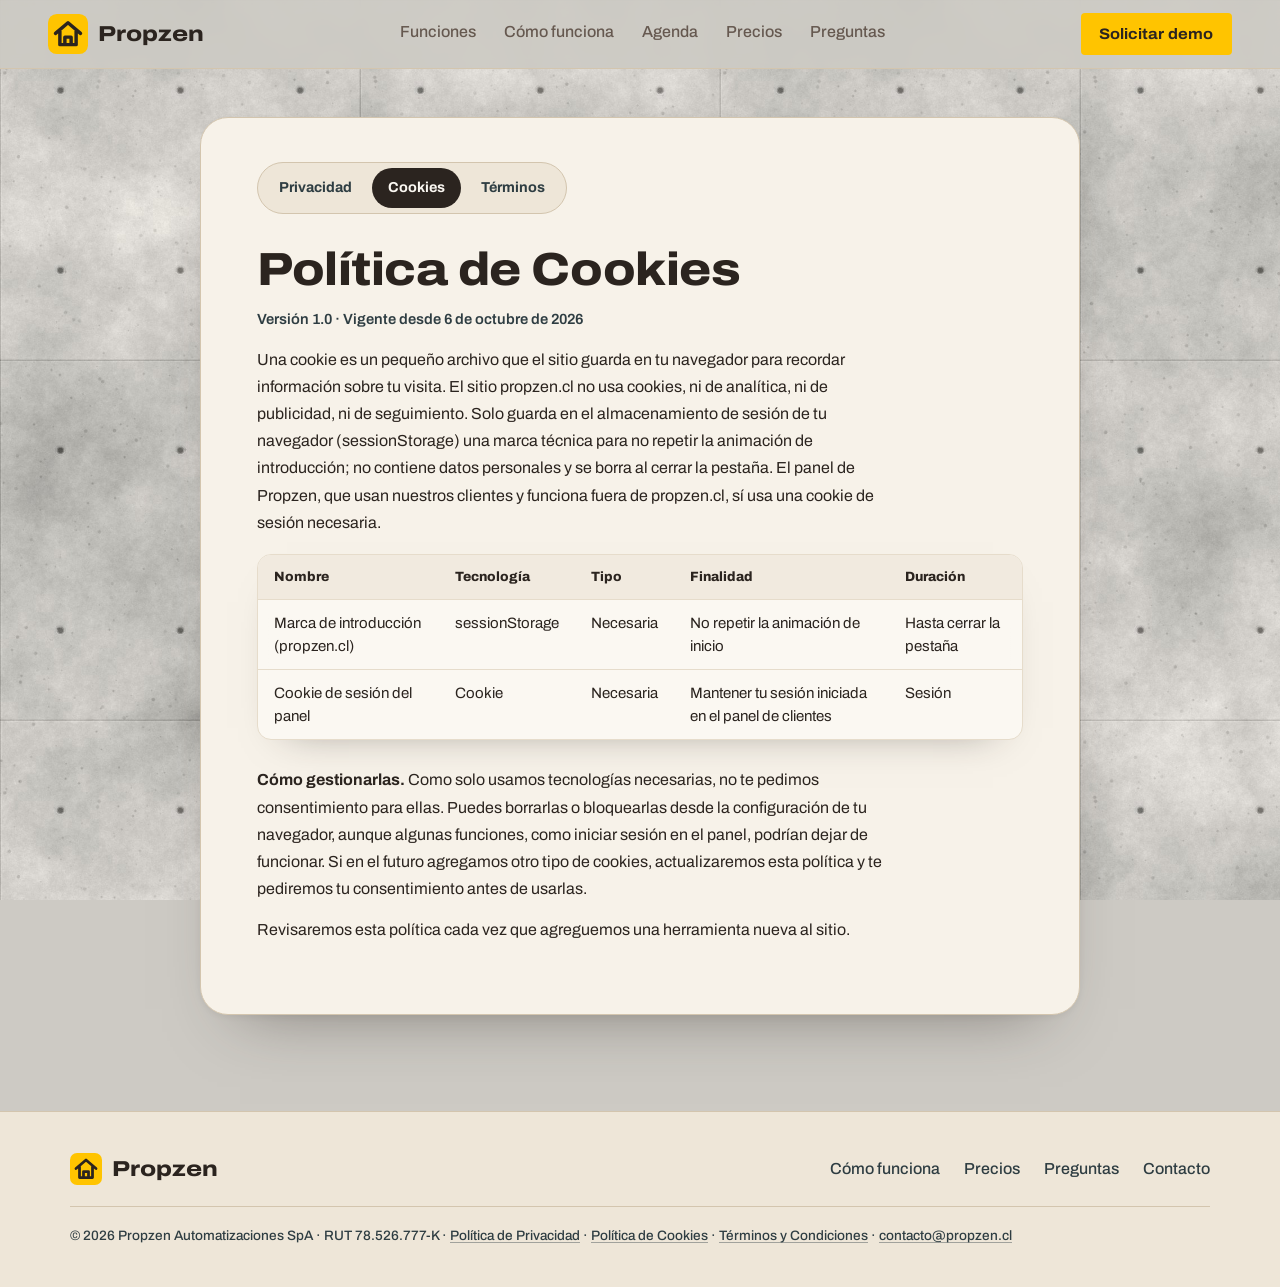
<file: cookies.html>
<!DOCTYPE html>
<html lang="es-CL">
<head>
  <meta charset="UTF-8">
  <meta name="viewport" content="width=device-width, initial-scale=1">
  <meta http-equiv="Content-Security-Policy" content="default-src 'self'; script-src 'self'; style-src 'self'; font-src 'self'; img-src 'self' data:; connect-src 'self' https://script.google.com https://script.googleusercontent.com; form-action 'self'; base-uri 'self'; object-src 'none'">
  <meta name="referrer" content="strict-origin-when-cross-origin">

  <title>Política de Cookies | Propzen</title>
  <meta name="description" content="Qué cookies usa propzen.cl y cómo gestionarlas.">
  <meta name="theme-color" content="#2B241F">
  <link rel="canonical" href="https://propzen.cl/cookies.html">

  <meta property="og:type" content="website">
  <meta property="og:site_name" content="Propzen">
  <meta property="og:title" content="Política de Cookies | Propzen">
  <meta property="og:description" content="Qué cookies usa propzen.cl y cómo gestionarlas.">
  <meta property="og:url" content="https://propzen.cl/cookies.html">
  <meta property="og:image" content="https://propzen.cl/og-image.jpg">
  <meta property="og:image:width" content="1200">
  <meta property="og:image:height" content="630">
  <meta property="og:locale" content="es_CL">
  <meta name="twitter:card" content="summary_large_image">

  <link rel="icon" href="/favicon.ico" sizes="48x48">
  <link rel="icon" href="/favicon.svg" type="image/svg+xml">
  <link rel="icon" href="/favicon-192.png" sizes="192x192" type="image/png">
  <link rel="icon" href="/favicon-96.png" sizes="96x96" type="image/png">
  <link rel="icon" href="/favicon-48.png" sizes="48x48" type="image/png">
  <link rel="apple-touch-icon" href="/apple-touch-icon.png" sizes="180x180">
  <link rel="preload" href="fonts/archivo-latin.woff2" as="font" type="font/woff2" crossorigin>
  <link rel="stylesheet" href="styles.css">
  <!-- Solo el menú móvil y el año del pie: script.js es de la portada -->
  <script src="legal.js" defer></script>
</head>
<body>
  <a class="skip" href="#main">Saltar al contenido</a>

  <header class="nav">
    <!-- Mismo contenedor que el hero (.wrap--wide): el logo cae sobre el borde del plano y el botón sobre el del teléfono -->
    <div class="wrap--wide nav__inner">
      <a href="/" class="logo" aria-label="Propzen, ir al inicio">
        <svg class="logo__icon" viewBox="0 0 64 64" aria-hidden="true"><rect class="logo__bg" width="64" height="64" rx="14"/><path class="logo__house" d="M12 31 32 14l20 17M19 27v22h26V27M27 49V37h10v12"/></svg>
        Propzen
      </a>
      <button class="nav__toggle" type="button" aria-expanded="false" aria-controls="menu">
        <span class="sr-only">Menú</span><span aria-hidden="true"></span><span aria-hidden="true"></span>
      </button>
      <nav id="menu" class="nav__menu" aria-label="Principal">
        <a href="/#funciones">Funciones</a>
        <a href="/#como-funciona">Cómo funciona</a>
        <a href="/#agenda">Agenda</a>
        <a href="/#precios">Precios</a>
        <a href="/#preguntas">Preguntas</a>
        <!-- Copia para el menú desplegable (bajo 1024 px); en escritorio el botón vive en su propia columna -->
        <a href="/#contacto" class="btn btn--sign btn--small nav__menu-cta">Solicitar demo</a>
      </nav>
      <a href="/#contacto" class="btn btn--sign btn--small nav__cta">Solicitar demo</a>
    </div>
  </header>

  <!-- Texto legal definitivo (versión 1.0): no se modifica; solo el HTML que lo envuelve -->
  <main id="main" class="legal">
    <div class="wrap">
      <article class="legal__panel" aria-labelledby="legal-title">
        <nav class="legal__docs" aria-label="Documentos legales"><a href="/privacidad.html">Privacidad</a><a href="/cookies.html" aria-current="page">Cookies</a><a href="/terminos.html">Términos</a></nav>
        <h1 id="legal-title">Política de Cookies</h1>
        <p class="legal__version"><em>Versión 1.0 · Vigente desde 6 de octubre de 2026</em></p>
        <p>Una cookie es un pequeño archivo que el sitio guarda en tu navegador para recordar información sobre tu visita. El sitio propzen.cl no usa cookies, ni de analítica, ni de publicidad, ni de seguimiento. Solo guarda en el almacenamiento de sesión de tu navegador (sessionStorage) una marca técnica para no repetir la animación de introducción; no contiene datos personales y se borra al cerrar la pestaña. El panel de Propzen, que usan nuestros clientes y funciona fuera de propzen.cl, sí usa una cookie de sesión necesaria.</p>
        <div class="legal__table" role="region" tabindex="0" aria-labelledby="legal-title"><table>
        <thead>
        <tr>
        <th>Nombre</th>
        <th>Tecnología</th>
        <th>Tipo</th>
        <th>Finalidad</th>
        <th>Duración</th>
        </tr>
        </thead>
        <tbody>
        <tr>
        <td>Marca de introducción (propzen.cl)</td>
        <td>sessionStorage</td>
        <td>Necesaria</td>
        <td>No repetir la animación de inicio</td>
        <td>Hasta cerrar la pestaña</td>
        </tr>
        <tr>
        <td>Cookie de sesión del panel</td>
        <td>Cookie</td>
        <td>Necesaria</td>
        <td>Mantener tu sesión iniciada en el panel de clientes</td>
        <td>Sesión</td>
        </tr>
        </tbody>
        </table></div>
        <p><strong>Cómo gestionarlas.</strong> Como solo usamos tecnologías necesarias, no te pedimos consentimiento para ellas. Puedes borrarlas o bloquearlas desde la configuración de tu navegador, aunque algunas funciones, como iniciar sesión en el panel, podrían dejar de funcionar. Si en el futuro agregamos otro tipo de cookies, actualizaremos esta política y te pediremos tu consentimiento antes de usarlas.</p>
        <p>Revisaremos esta política cada vez que agreguemos una herramienta nueva al sitio.</p>
      </article>
    </div>
  </main>

  <footer class="footer">
    <div class="wrap footer__inner">
      <a href="/" class="logo">
        <svg class="logo__icon" viewBox="0 0 64 64" aria-hidden="true"><rect class="logo__bg" width="64" height="64" rx="14"/><path class="logo__house" d="M12 31 32 14l20 17M19 27v22h26V27M27 49V37h10v12"/></svg>
        Propzen
      </a>
      <nav aria-label="Pie de página">
        <a href="/#como-funciona">Cómo funciona</a>
        <a href="/#precios">Precios</a>
        <a href="/#preguntas">Preguntas</a>
        <a href="/#contacto">Contacto</a>
      </nav>
      <p class="footer__legal">© <span id="year">2026</span> Propzen Automatizaciones SpA · RUT&nbsp;78.526.777-K · <a href="/privacidad.html">Política de Privacidad</a> · <a href="/cookies.html">Política de Cookies</a> · <a href="/terminos.html">Términos y Condiciones</a> · <a href="mailto:contacto@propzen.cl">contacto@propzen.cl</a></p>
    </div>
  </footer>
</body>
</html>
</file>
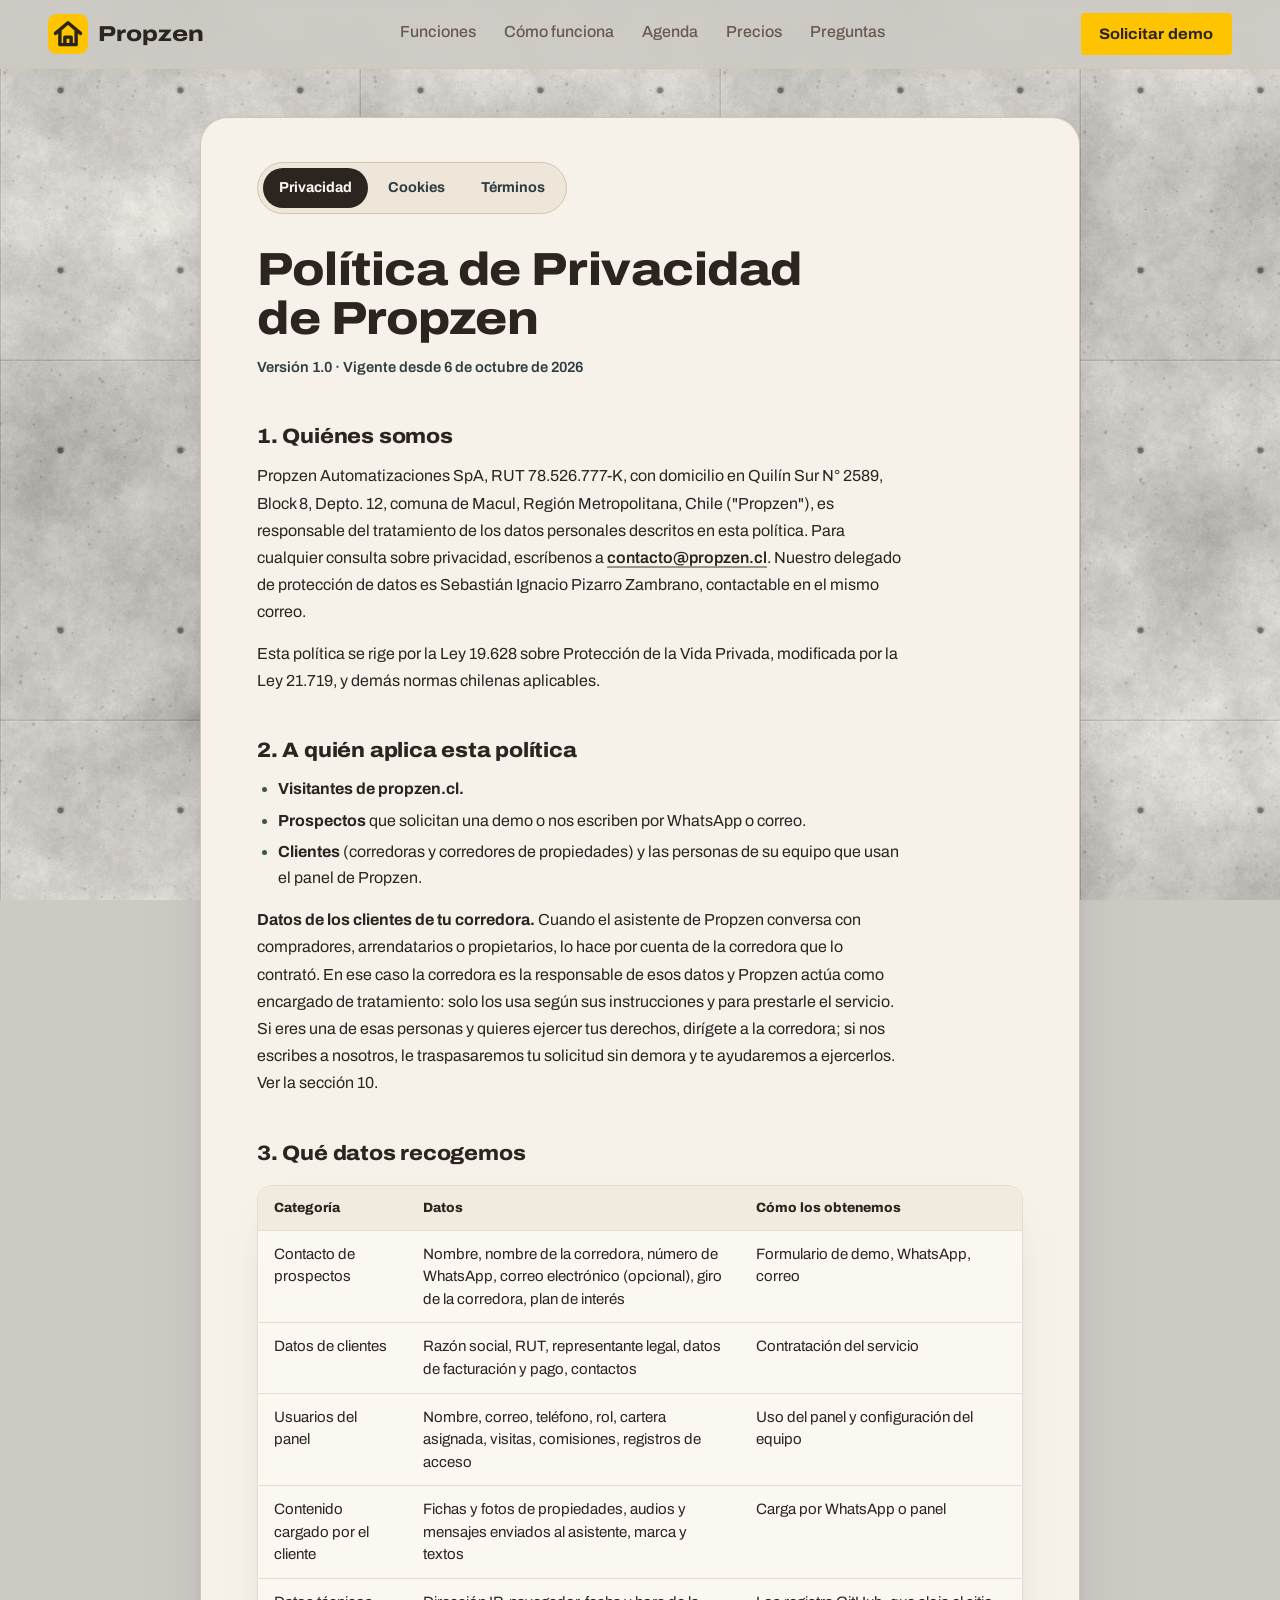
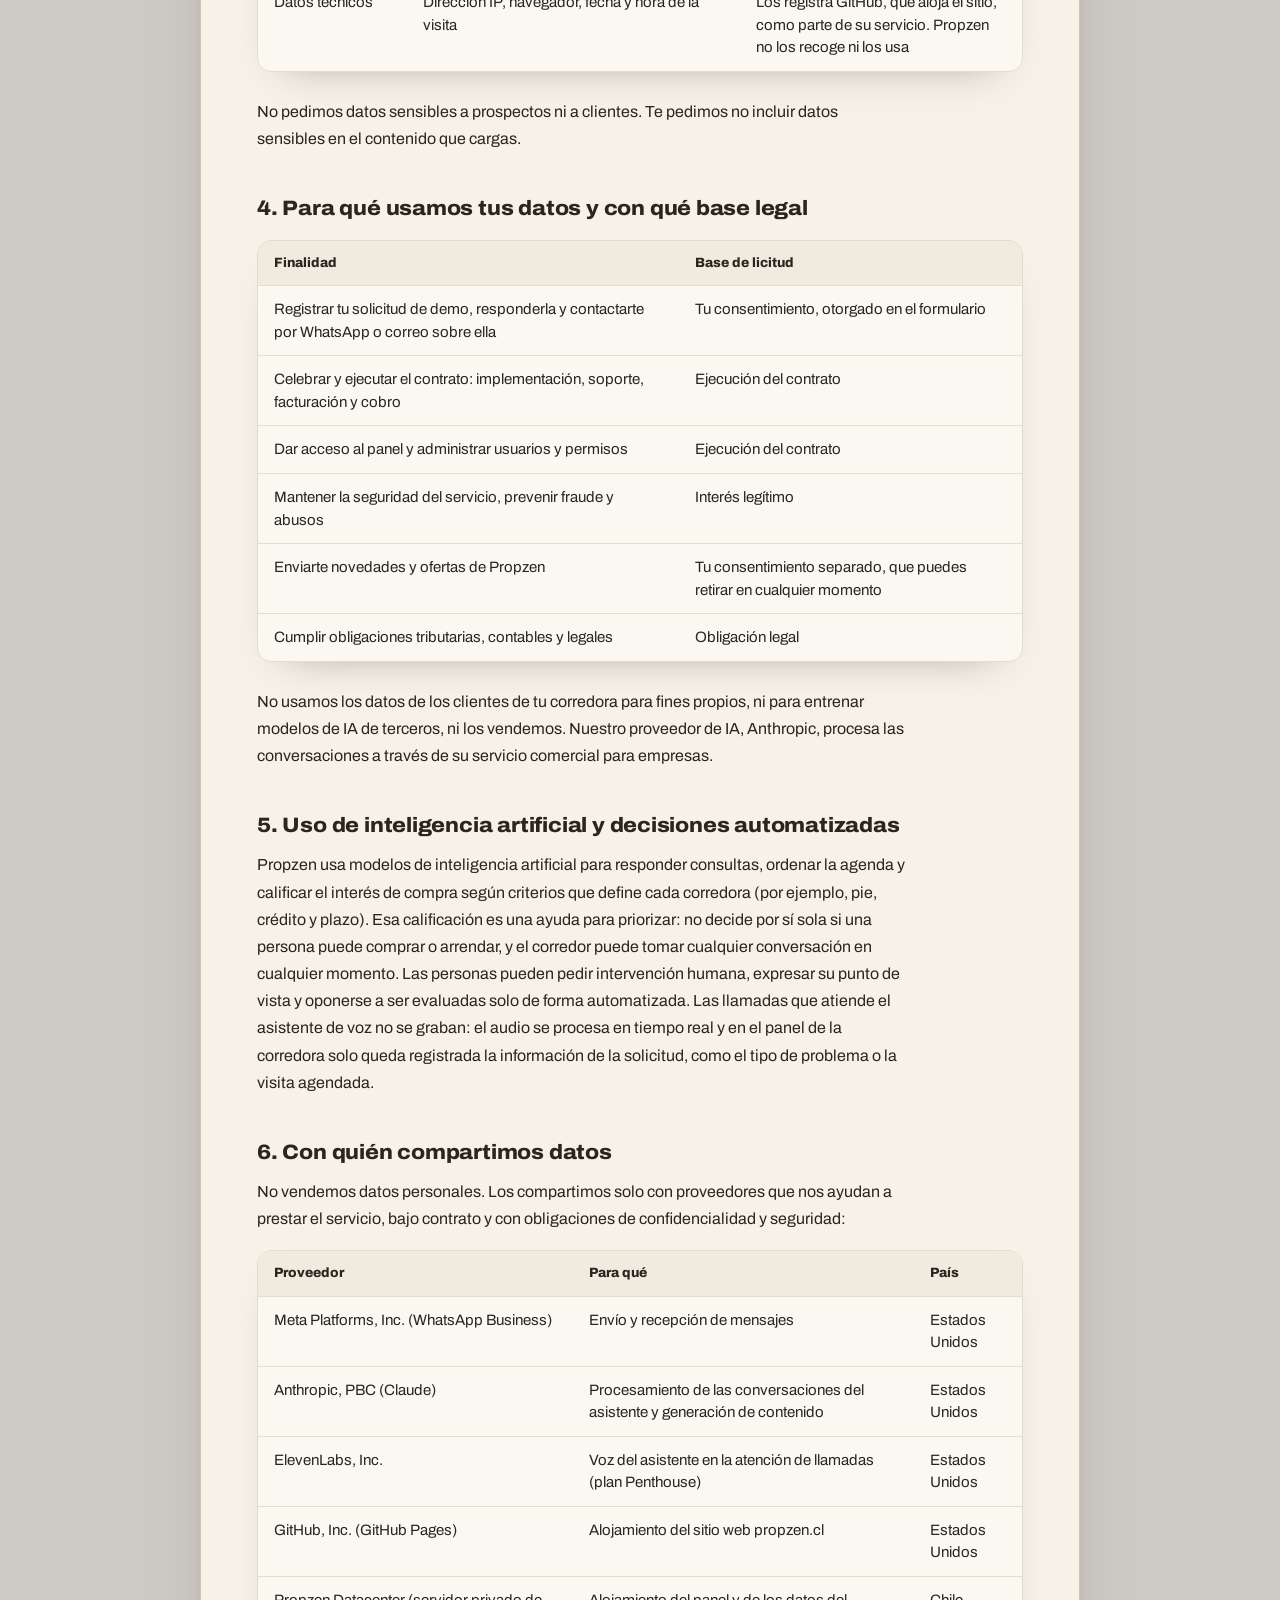
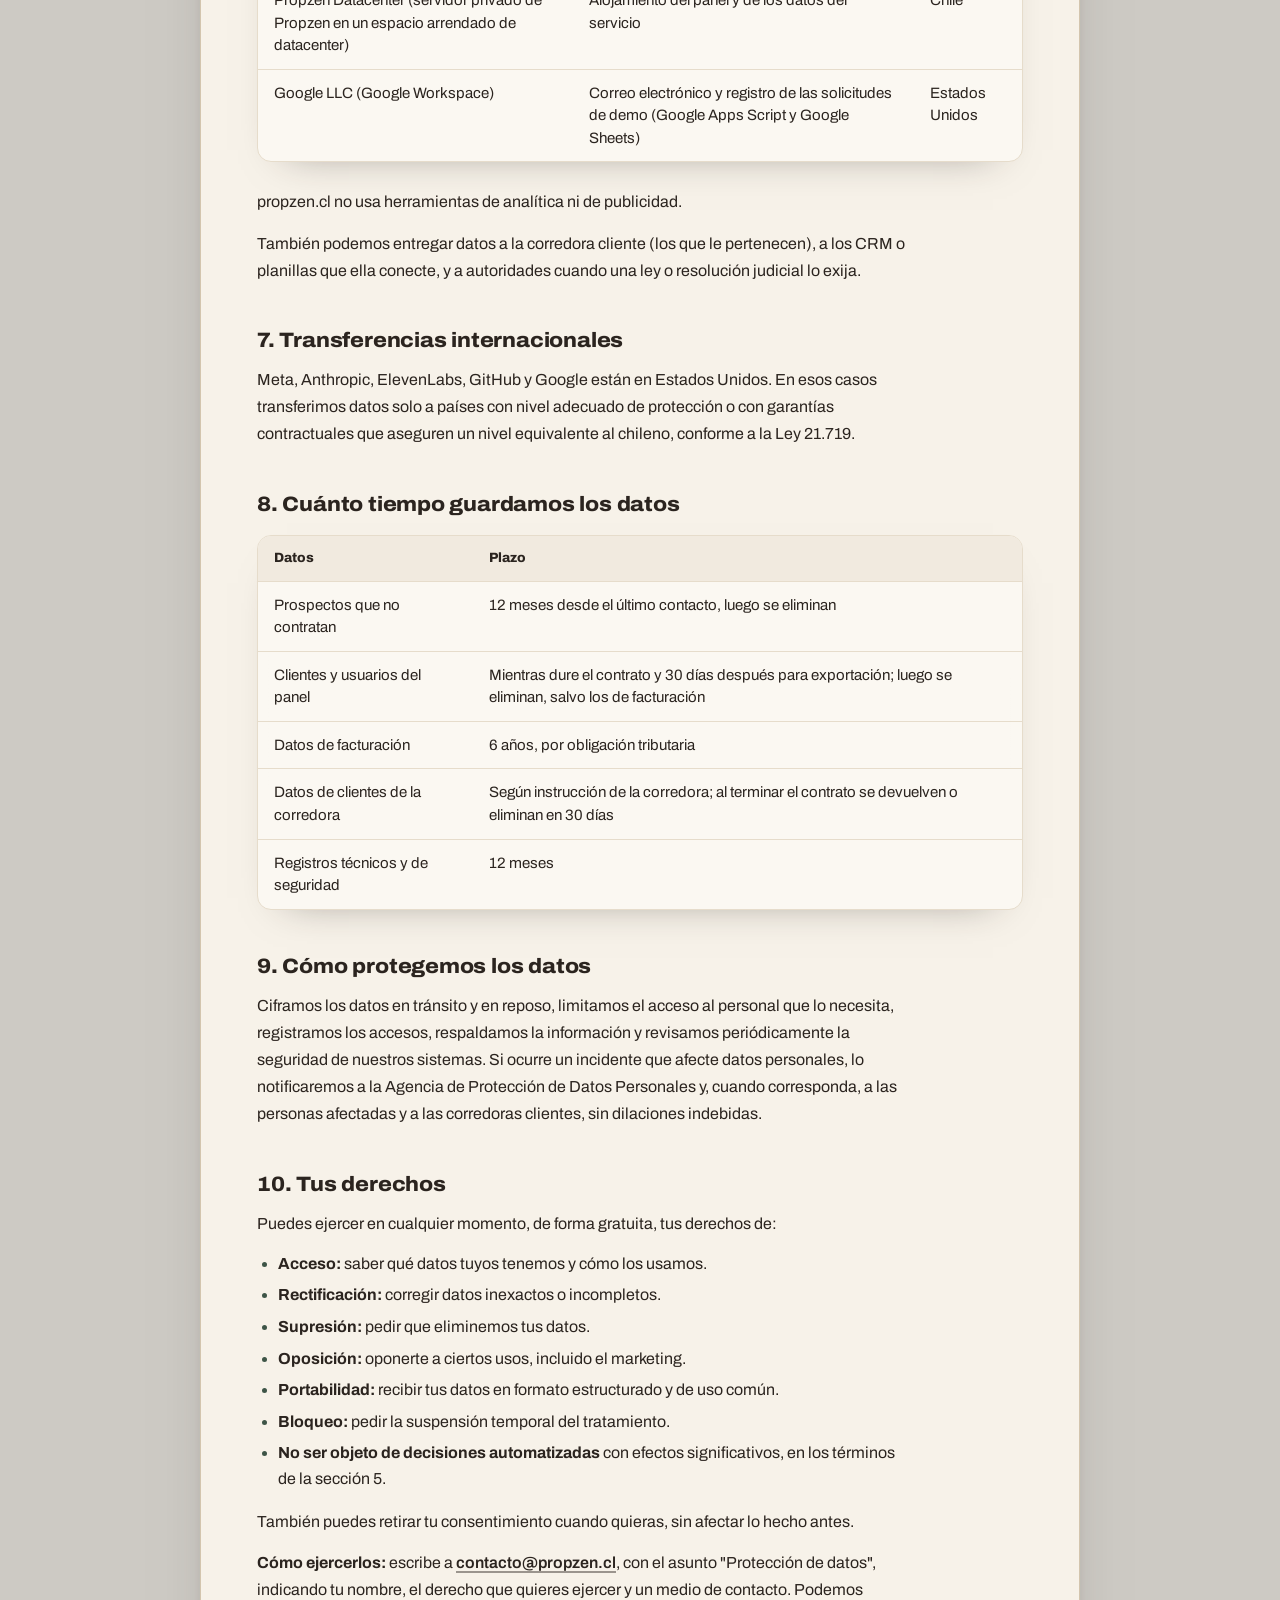
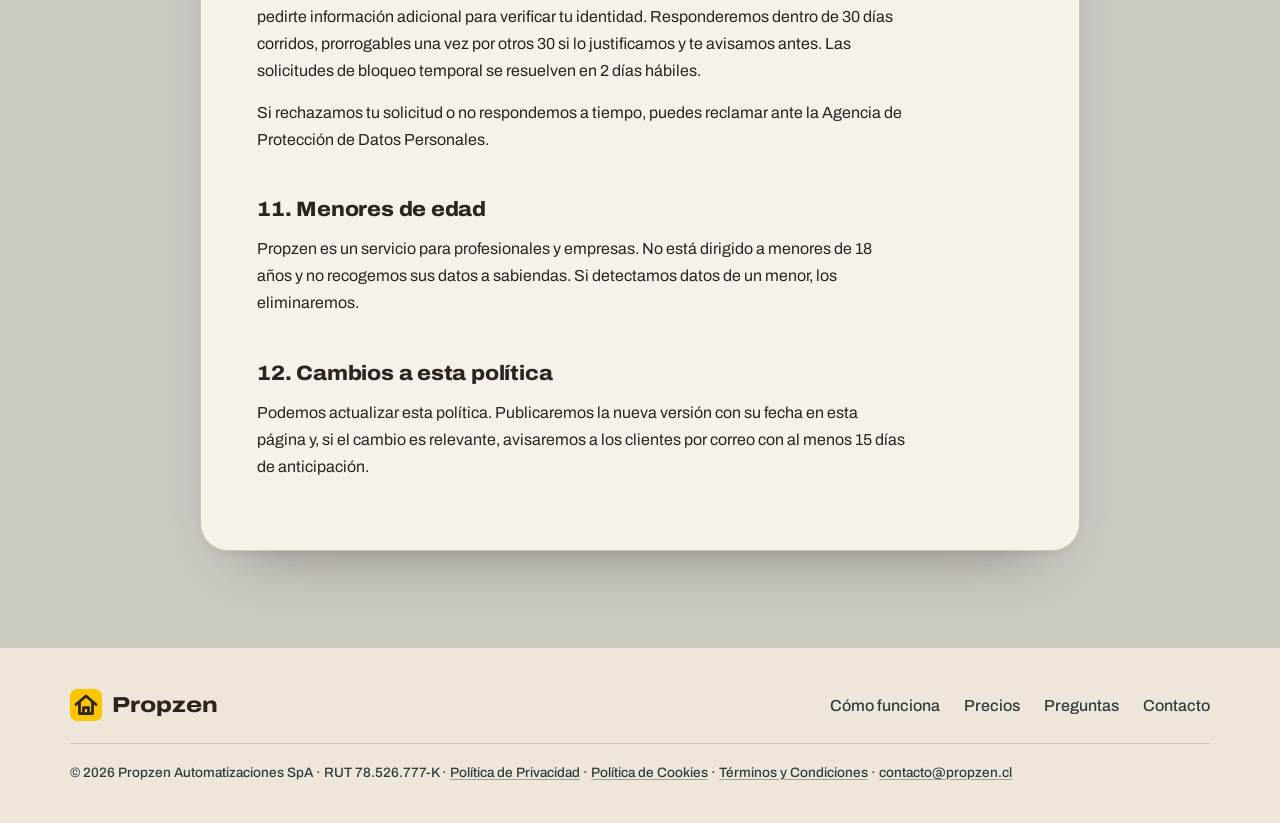
<file: privacidad.html>
<!DOCTYPE html>
<html lang="es-CL">
<head>
  <meta charset="UTF-8">
  <meta name="viewport" content="width=device-width, initial-scale=1">
  <meta http-equiv="Content-Security-Policy" content="default-src 'self'; script-src 'self'; style-src 'self'; font-src 'self'; img-src 'self' data:; connect-src 'self' https://script.google.com https://script.googleusercontent.com; form-action 'self'; base-uri 'self'; object-src 'none'">
  <meta name="referrer" content="strict-origin-when-cross-origin">

  <title>Política de Privacidad | Propzen</title>
  <meta name="description" content="Cómo Propzen Automatizaciones SpA trata los datos personales, conforme a la Ley 19.628 modificada por la Ley 21.719.">
  <meta name="theme-color" content="#2B241F">
  <link rel="canonical" href="https://propzen.cl/privacidad.html">

  <meta property="og:type" content="website">
  <meta property="og:site_name" content="Propzen">
  <meta property="og:title" content="Política de Privacidad | Propzen">
  <meta property="og:description" content="Cómo Propzen Automatizaciones SpA trata los datos personales, conforme a la Ley 19.628 modificada por la Ley 21.719.">
  <meta property="og:url" content="https://propzen.cl/privacidad.html">
  <meta property="og:image" content="https://propzen.cl/og-image.jpg">
  <meta property="og:image:width" content="1200">
  <meta property="og:image:height" content="630">
  <meta property="og:locale" content="es_CL">
  <meta name="twitter:card" content="summary_large_image">

  <link rel="icon" href="/favicon.ico" sizes="48x48">
  <link rel="icon" href="/favicon.svg" type="image/svg+xml">
  <link rel="icon" href="/favicon-192.png" sizes="192x192" type="image/png">
  <link rel="icon" href="/favicon-96.png" sizes="96x96" type="image/png">
  <link rel="icon" href="/favicon-48.png" sizes="48x48" type="image/png">
  <link rel="apple-touch-icon" href="/apple-touch-icon.png" sizes="180x180">
  <link rel="preload" href="fonts/archivo-latin.woff2" as="font" type="font/woff2" crossorigin>
  <link rel="stylesheet" href="styles.css">
  <!-- Solo el menú móvil y el año del pie: script.js es de la portada -->
  <script src="legal.js" defer></script>
</head>
<body>
  <a class="skip" href="#main">Saltar al contenido</a>

  <header class="nav">
    <!-- Mismo contenedor que el hero (.wrap--wide): el logo cae sobre el borde del plano y el botón sobre el del teléfono -->
    <div class="wrap--wide nav__inner">
      <a href="/" class="logo" aria-label="Propzen, ir al inicio">
        <svg class="logo__icon" viewBox="0 0 64 64" aria-hidden="true"><rect class="logo__bg" width="64" height="64" rx="14"/><path class="logo__house" d="M12 31 32 14l20 17M19 27v22h26V27M27 49V37h10v12"/></svg>
        Propzen
      </a>
      <button class="nav__toggle" type="button" aria-expanded="false" aria-controls="menu">
        <span class="sr-only">Menú</span><span aria-hidden="true"></span><span aria-hidden="true"></span>
      </button>
      <nav id="menu" class="nav__menu" aria-label="Principal">
        <a href="/#funciones">Funciones</a>
        <a href="/#como-funciona">Cómo funciona</a>
        <a href="/#agenda">Agenda</a>
        <a href="/#precios">Precios</a>
        <a href="/#preguntas">Preguntas</a>
        <!-- Copia para el menú desplegable (bajo 1024 px); en escritorio el botón vive en su propia columna -->
        <a href="/#contacto" class="btn btn--sign btn--small nav__menu-cta">Solicitar demo</a>
      </nav>
      <a href="/#contacto" class="btn btn--sign btn--small nav__cta">Solicitar demo</a>
    </div>
  </header>

  <!-- Texto legal definitivo (versión 1.0): no se modifica; solo el HTML que lo envuelve -->
  <main id="main" class="legal">
    <div class="wrap">
      <article class="legal__panel" aria-labelledby="legal-title">
        <nav class="legal__docs" aria-label="Documentos legales"><a href="/privacidad.html" aria-current="page">Privacidad</a><a href="/cookies.html">Cookies</a><a href="/terminos.html">Términos</a></nav>
        <h1 id="legal-title">Política de Privacidad de Propzen</h1>
        <p class="legal__version"><em>Versión 1.0 · Vigente desde 6 de octubre de 2026</em></p>
        <h2 id="seccion-1">1. Quiénes somos</h2>
        <p>Propzen Automatizaciones SpA, RUT 78.526.777-K, con domicilio en Quilín Sur N° 2589, Block 8, Depto. 12, comuna de Macul, Región Metropolitana, Chile ("Propzen"), es responsable del tratamiento de los datos personales descritos en esta política. Para cualquier consulta sobre privacidad, escríbenos a <a href="mailto:contacto@propzen.cl">contacto@propzen.cl</a>. Nuestro delegado de protección de datos es Sebastián Ignacio Pizarro Zambrano, contactable en el mismo correo.</p>
        <p>Esta política se rige por la Ley 19.628 sobre Protección de la Vida Privada, modificada por la Ley 21.719, y demás normas chilenas aplicables.</p>
        <h2 id="seccion-2">2. A quién aplica esta política</h2>
        <ul>
        <li><strong>Visitantes de propzen.cl.</strong></li>
        <li><strong>Prospectos</strong> que solicitan una demo o nos escriben por WhatsApp o correo.</li>
        <li><strong>Clientes</strong> (corredoras y corredores de propiedades) y las personas de su equipo que usan el panel de Propzen.</li>
        </ul>
        <p><strong>Datos de los clientes de tu corredora.</strong> Cuando el asistente de Propzen conversa con compradores, arrendatarios o propietarios, lo hace por cuenta de la corredora que lo contrató. En ese caso la corredora es la responsable de esos datos y Propzen actúa como encargado de tratamiento: solo los usa según sus instrucciones y para prestarle el servicio. Si eres una de esas personas y quieres ejercer tus derechos, dirígete a la corredora; si nos escribes a nosotros, le traspasaremos tu solicitud sin demora y te ayudaremos a ejercerlos. Ver la sección 10.</p>
        <h2 id="seccion-3">3. Qué datos recogemos</h2>
        <div class="legal__table" role="region" tabindex="0" aria-labelledby="seccion-3"><table>
        <thead>
        <tr>
        <th>Categoría</th>
        <th>Datos</th>
        <th>Cómo los obtenemos</th>
        </tr>
        </thead>
        <tbody>
        <tr>
        <td>Contacto de prospectos</td>
        <td>Nombre, nombre de la corredora, número de WhatsApp, correo electrónico (opcional), giro de la corredora, plan de interés</td>
        <td>Formulario de demo, WhatsApp, correo</td>
        </tr>
        <tr>
        <td>Datos de clientes</td>
        <td>Razón social, RUT, representante legal, datos de facturación y pago, contactos</td>
        <td>Contratación del servicio</td>
        </tr>
        <tr>
        <td>Usuarios del panel</td>
        <td>Nombre, correo, teléfono, rol, cartera asignada, visitas, comisiones, registros de acceso</td>
        <td>Uso del panel y configuración del equipo</td>
        </tr>
        <tr>
        <td>Contenido cargado por el cliente</td>
        <td>Fichas y fotos de propiedades, audios y mensajes enviados al asistente, marca y textos</td>
        <td>Carga por WhatsApp o panel</td>
        </tr>
        <tr>
        <td>Datos técnicos</td>
        <td>Dirección IP, navegador, fecha y hora de la visita</td>
        <td>Los registra GitHub, que aloja el sitio, como parte de su servicio. Propzen no los recoge ni los usa</td>
        </tr>
        </tbody>
        </table></div>
        <p>No pedimos datos sensibles a prospectos ni a clientes. Te pedimos no incluir datos sensibles en el contenido que cargas.</p>
        <h2 id="seccion-4">4. Para qué usamos tus datos y con qué base legal</h2>
        <div class="legal__table" role="region" tabindex="0" aria-labelledby="seccion-4"><table>
        <thead>
        <tr>
        <th>Finalidad</th>
        <th>Base de licitud</th>
        </tr>
        </thead>
        <tbody>
        <tr>
        <td>Registrar tu solicitud de demo, responderla y contactarte por WhatsApp o correo sobre ella</td>
        <td>Tu consentimiento, otorgado en el formulario</td>
        </tr>
        <tr>
        <td>Celebrar y ejecutar el contrato: implementación, soporte, facturación y cobro</td>
        <td>Ejecución del contrato</td>
        </tr>
        <tr>
        <td>Dar acceso al panel y administrar usuarios y permisos</td>
        <td>Ejecución del contrato</td>
        </tr>
        <tr>
        <td>Mantener la seguridad del servicio, prevenir fraude y abusos</td>
        <td>Interés legítimo</td>
        </tr>
        <tr>
        <td>Enviarte novedades y ofertas de Propzen</td>
        <td>Tu consentimiento separado, que puedes retirar en cualquier momento</td>
        </tr>
        <tr>
        <td>Cumplir obligaciones tributarias, contables y legales</td>
        <td>Obligación legal</td>
        </tr>
        </tbody>
        </table></div>
        <p>No usamos los datos de los clientes de tu corredora para fines propios, ni para entrenar modelos de IA de terceros, ni los vendemos. Nuestro proveedor de IA, Anthropic, procesa las conversaciones a través de su servicio comercial para empresas.</p>
        <h2 id="seccion-5">5. Uso de inteligencia artificial y decisiones automatizadas</h2>
        <p>Propzen usa modelos de inteligencia artificial para responder consultas, ordenar la agenda y calificar el interés de compra según criterios que define cada corredora (por ejemplo, pie, crédito y plazo). Esa calificación es una ayuda para priorizar: no decide por sí sola si una persona puede comprar o arrendar, y el corredor puede tomar cualquier conversación en cualquier momento. Las personas pueden pedir intervención humana, expresar su punto de vista y oponerse a ser evaluadas solo de forma automatizada. Las llamadas que atiende el asistente de voz no se graban: el audio se procesa en tiempo real y en el panel de la corredora solo queda registrada la información de la solicitud, como el tipo de problema o la visita agendada.</p>
        <h2 id="seccion-6">6. Con quién compartimos datos</h2>
        <p>No vendemos datos personales. Los compartimos solo con proveedores que nos ayudan a prestar el servicio, bajo contrato y con obligaciones de confidencialidad y seguridad:</p>
        <div class="legal__table" role="region" tabindex="0" aria-labelledby="seccion-6"><table>
        <thead>
        <tr>
        <th>Proveedor</th>
        <th>Para qué</th>
        <th>País</th>
        </tr>
        </thead>
        <tbody>
        <tr>
        <td>Meta Platforms, Inc. (WhatsApp Business)</td>
        <td>Envío y recepción de mensajes</td>
        <td>Estados Unidos</td>
        </tr>
        <tr>
        <td>Anthropic, PBC (Claude)</td>
        <td>Procesamiento de las conversaciones del asistente y generación de contenido</td>
        <td>Estados Unidos</td>
        </tr>
        <tr>
        <td>ElevenLabs, Inc.</td>
        <td>Voz del asistente en la atención de llamadas (plan Penthouse)</td>
        <td>Estados Unidos</td>
        </tr>
        <tr>
        <td>GitHub, Inc. (GitHub Pages)</td>
        <td>Alojamiento del sitio web propzen.cl</td>
        <td>Estados Unidos</td>
        </tr>
        <tr>
        <td>Propzen Datacenter (servidor privado de Propzen en un espacio arrendado de datacenter)</td>
        <td>Alojamiento del panel y de los datos del servicio</td>
        <td>Chile</td>
        </tr>
        <tr>
        <td>Google LLC (Google Workspace)</td>
        <td>Correo electrónico y registro de las solicitudes de demo (Google Apps Script y Google Sheets)</td>
        <td>Estados Unidos</td>
        </tr>
        </tbody>
        </table></div>
        <p>propzen.cl no usa herramientas de analítica ni de publicidad.</p>
        <p>También podemos entregar datos a la corredora cliente (los que le pertenecen), a los CRM o planillas que ella conecte, y a autoridades cuando una ley o resolución judicial lo exija.</p>
        <h2 id="seccion-7">7. Transferencias internacionales</h2>
        <p>Meta, Anthropic, ElevenLabs, GitHub y Google están en Estados Unidos. En esos casos transferimos datos solo a países con nivel adecuado de protección o con garantías contractuales que aseguren un nivel equivalente al chileno, conforme a la Ley 21.719.</p>
        <h2 id="seccion-8">8. Cuánto tiempo guardamos los datos</h2>
        <div class="legal__table" role="region" tabindex="0" aria-labelledby="seccion-8"><table>
        <thead>
        <tr>
        <th>Datos</th>
        <th>Plazo</th>
        </tr>
        </thead>
        <tbody>
        <tr>
        <td>Prospectos que no contratan</td>
        <td>12 meses desde el último contacto, luego se eliminan</td>
        </tr>
        <tr>
        <td>Clientes y usuarios del panel</td>
        <td>Mientras dure el contrato y 30 días después para exportación; luego se eliminan, salvo los de facturación</td>
        </tr>
        <tr>
        <td>Datos de facturación</td>
        <td>6 años, por obligación tributaria</td>
        </tr>
        <tr>
        <td>Datos de clientes de la corredora</td>
        <td>Según instrucción de la corredora; al terminar el contrato se devuelven o eliminan en 30 días</td>
        </tr>
        <tr>
        <td>Registros técnicos y de seguridad</td>
        <td>12 meses</td>
        </tr>
        </tbody>
        </table></div>
        <h2 id="seccion-9">9. Cómo protegemos los datos</h2>
        <p>Ciframos los datos en tránsito y en reposo, limitamos el acceso al personal que lo necesita, registramos los accesos, respaldamos la información y revisamos periódicamente la seguridad de nuestros sistemas. Si ocurre un incidente que afecte datos personales, lo notificaremos a la Agencia de Protección de Datos Personales y, cuando corresponda, a las personas afectadas y a las corredoras clientes, sin dilaciones indebidas.</p>
        <h2 id="seccion-10">10. Tus derechos</h2>
        <p>Puedes ejercer en cualquier momento, de forma gratuita, tus derechos de:</p>
        <ul>
        <li><strong>Acceso:</strong> saber qué datos tuyos tenemos y cómo los usamos.</li>
        <li><strong>Rectificación:</strong> corregir datos inexactos o incompletos.</li>
        <li><strong>Supresión:</strong> pedir que eliminemos tus datos.</li>
        <li><strong>Oposición:</strong> oponerte a ciertos usos, incluido el marketing.</li>
        <li><strong>Portabilidad:</strong> recibir tus datos en formato estructurado y de uso común.</li>
        <li><strong>Bloqueo:</strong> pedir la suspensión temporal del tratamiento.</li>
        <li><strong>No ser objeto de decisiones automatizadas</strong> con efectos significativos, en los términos de la sección 5.</li>
        </ul>
        <p>También puedes retirar tu consentimiento cuando quieras, sin afectar lo hecho antes.</p>
        <p><strong>Cómo ejercerlos:</strong> escribe a <a href="mailto:contacto@propzen.cl">contacto@propzen.cl</a>, con el asunto "Protección de datos", indicando tu nombre, el derecho que quieres ejercer y un medio de contacto. Podemos pedirte información adicional para verificar tu identidad. Responderemos dentro de 30 días corridos, prorrogables una vez por otros 30 si lo justificamos y te avisamos antes. Las solicitudes de bloqueo temporal se resuelven en 2 días hábiles.</p>
        <p>Si rechazamos tu solicitud o no respondemos a tiempo, puedes reclamar ante la Agencia de Protección de Datos Personales.</p>
        <h2 id="seccion-11">11. Menores de edad</h2>
        <p>Propzen es un servicio para profesionales y empresas. No está dirigido a menores de 18 años y no recogemos sus datos a sabiendas. Si detectamos datos de un menor, los eliminaremos.</p>
        <h2 id="seccion-12">12. Cambios a esta política</h2>
        <p>Podemos actualizar esta política. Publicaremos la nueva versión con su fecha en esta página y, si el cambio es relevante, avisaremos a los clientes por correo con al menos 15 días de anticipación.</p>
      </article>
    </div>
  </main>

  <footer class="footer">
    <div class="wrap footer__inner">
      <a href="/" class="logo">
        <svg class="logo__icon" viewBox="0 0 64 64" aria-hidden="true"><rect class="logo__bg" width="64" height="64" rx="14"/><path class="logo__house" d="M12 31 32 14l20 17M19 27v22h26V27M27 49V37h10v12"/></svg>
        Propzen
      </a>
      <nav aria-label="Pie de página">
        <a href="/#como-funciona">Cómo funciona</a>
        <a href="/#precios">Precios</a>
        <a href="/#preguntas">Preguntas</a>
        <a href="/#contacto">Contacto</a>
      </nav>
      <p class="footer__legal">© <span id="year">2026</span> Propzen Automatizaciones SpA · RUT&nbsp;78.526.777-K · <a href="/privacidad.html">Política de Privacidad</a> · <a href="/cookies.html">Política de Cookies</a> · <a href="/terminos.html">Términos y Condiciones</a> · <a href="mailto:contacto@propzen.cl">contacto@propzen.cl</a></p>
    </div>
  </footer>
</body>
</html>
</file>
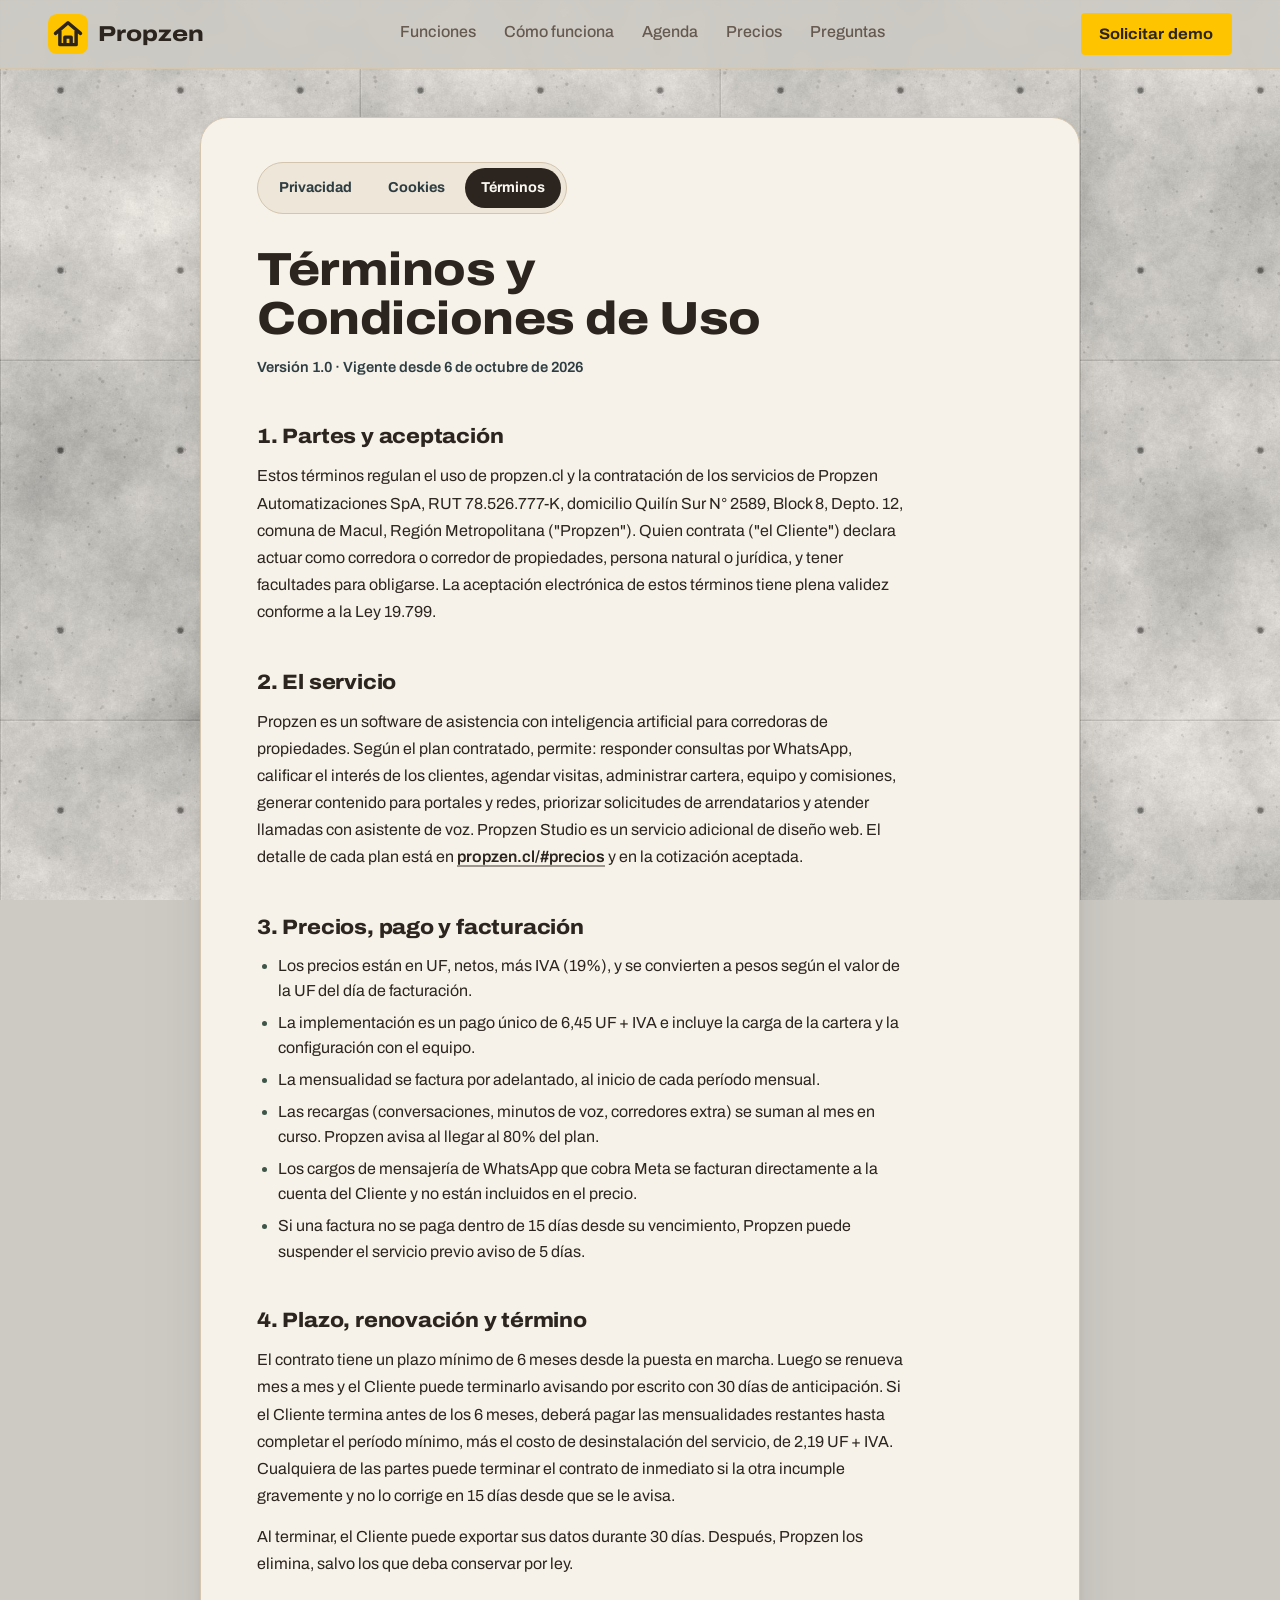
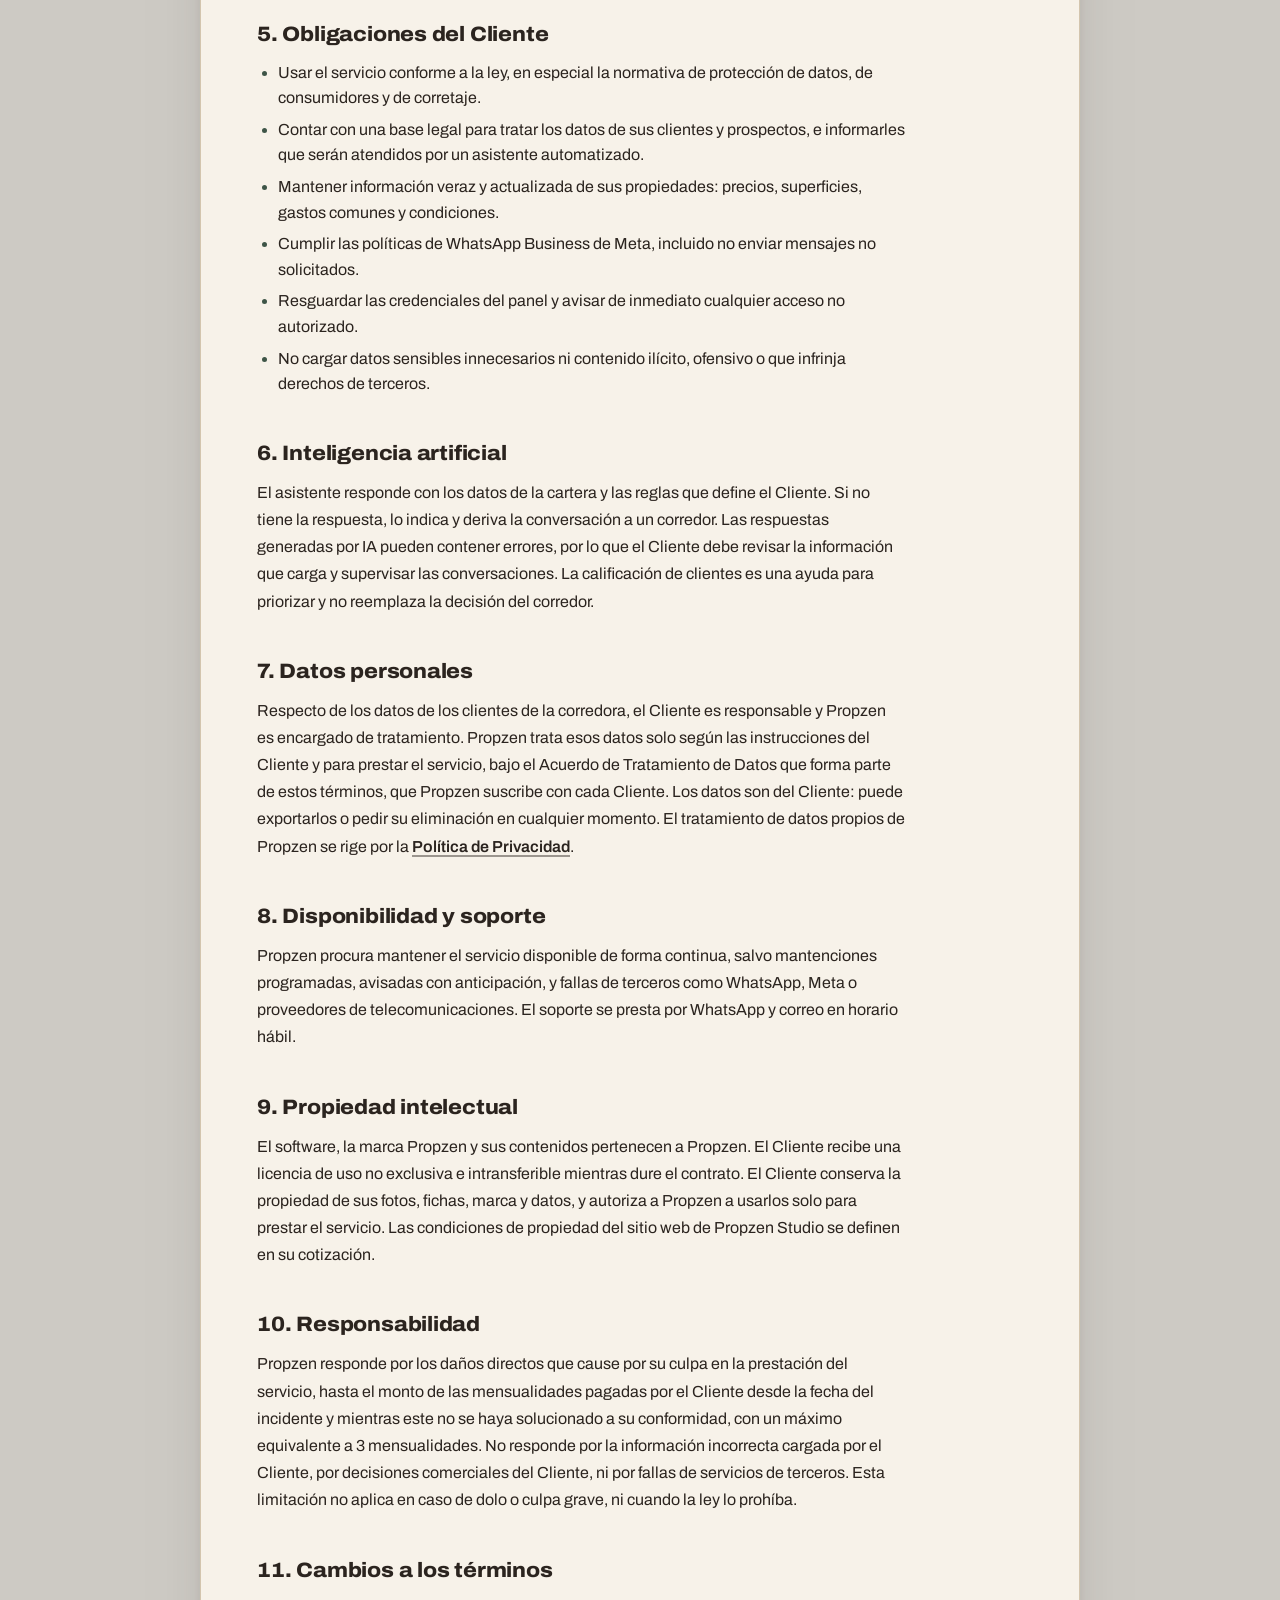
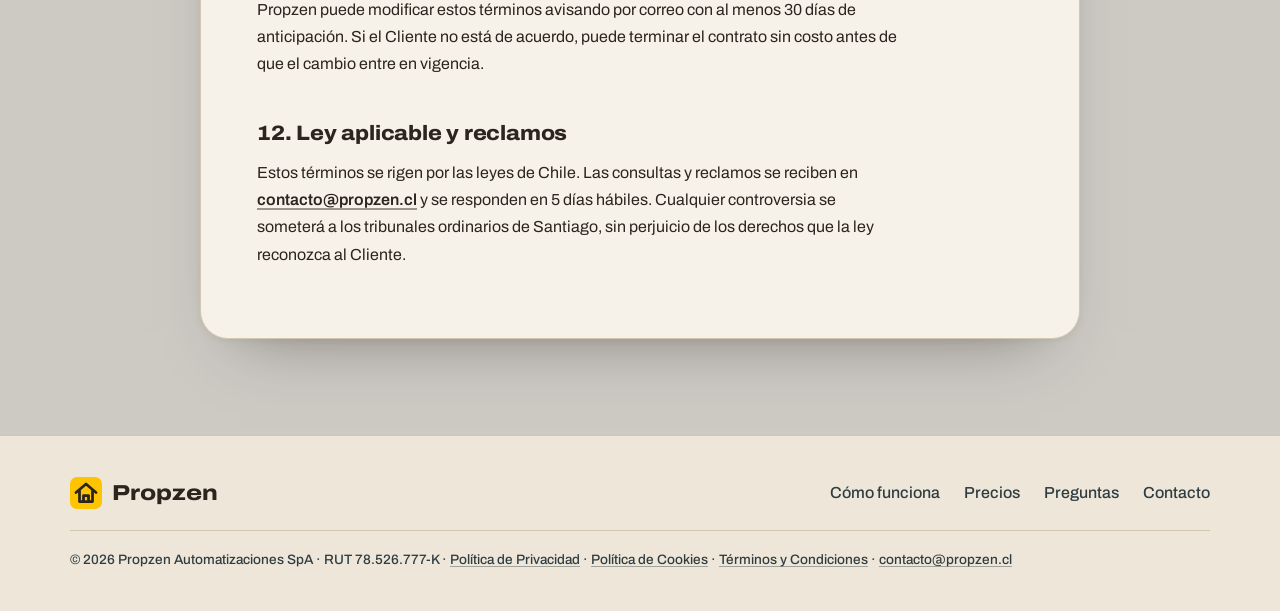
<file: terminos.html>
<!DOCTYPE html>
<html lang="es-CL">
<head>
  <meta charset="UTF-8">
  <meta name="viewport" content="width=device-width, initial-scale=1">
  <meta http-equiv="Content-Security-Policy" content="default-src 'self'; script-src 'self'; style-src 'self'; font-src 'self'; img-src 'self' data:; connect-src 'self' https://script.google.com https://script.googleusercontent.com; form-action 'self'; base-uri 'self'; object-src 'none'">
  <meta name="referrer" content="strict-origin-when-cross-origin">

  <title>Términos y Condiciones | Propzen</title>
  <meta name="description" content="Condiciones de uso de propzen.cl y de contratación de los servicios de Propzen.">
  <meta name="theme-color" content="#2B241F">
  <link rel="canonical" href="https://propzen.cl/terminos.html">

  <meta property="og:type" content="website">
  <meta property="og:site_name" content="Propzen">
  <meta property="og:title" content="Términos y Condiciones | Propzen">
  <meta property="og:description" content="Condiciones de uso de propzen.cl y de contratación de los servicios de Propzen.">
  <meta property="og:url" content="https://propzen.cl/terminos.html">
  <meta property="og:image" content="https://propzen.cl/og-image.jpg">
  <meta property="og:image:width" content="1200">
  <meta property="og:image:height" content="630">
  <meta property="og:locale" content="es_CL">
  <meta name="twitter:card" content="summary_large_image">

  <link rel="icon" href="/favicon.ico" sizes="48x48">
  <link rel="icon" href="/favicon.svg" type="image/svg+xml">
  <link rel="icon" href="/favicon-192.png" sizes="192x192" type="image/png">
  <link rel="icon" href="/favicon-96.png" sizes="96x96" type="image/png">
  <link rel="icon" href="/favicon-48.png" sizes="48x48" type="image/png">
  <link rel="apple-touch-icon" href="/apple-touch-icon.png" sizes="180x180">
  <link rel="preload" href="fonts/archivo-latin.woff2" as="font" type="font/woff2" crossorigin>
  <link rel="stylesheet" href="styles.css">
  <!-- Solo el menú móvil y el año del pie: script.js es de la portada -->
  <script src="legal.js" defer></script>
</head>
<body>
  <a class="skip" href="#main">Saltar al contenido</a>

  <header class="nav">
    <!-- Mismo contenedor que el hero (.wrap--wide): el logo cae sobre el borde del plano y el botón sobre el del teléfono -->
    <div class="wrap--wide nav__inner">
      <a href="/" class="logo" aria-label="Propzen, ir al inicio">
        <svg class="logo__icon" viewBox="0 0 64 64" aria-hidden="true"><rect class="logo__bg" width="64" height="64" rx="14"/><path class="logo__house" d="M12 31 32 14l20 17M19 27v22h26V27M27 49V37h10v12"/></svg>
        Propzen
      </a>
      <button class="nav__toggle" type="button" aria-expanded="false" aria-controls="menu">
        <span class="sr-only">Menú</span><span aria-hidden="true"></span><span aria-hidden="true"></span>
      </button>
      <nav id="menu" class="nav__menu" aria-label="Principal">
        <a href="/#funciones">Funciones</a>
        <a href="/#como-funciona">Cómo funciona</a>
        <a href="/#agenda">Agenda</a>
        <a href="/#precios">Precios</a>
        <a href="/#preguntas">Preguntas</a>
        <!-- Copia para el menú desplegable (bajo 1024 px); en escritorio el botón vive en su propia columna -->
        <a href="/#contacto" class="btn btn--sign btn--small nav__menu-cta">Solicitar demo</a>
      </nav>
      <a href="/#contacto" class="btn btn--sign btn--small nav__cta">Solicitar demo</a>
    </div>
  </header>

  <!-- Texto legal definitivo (versión 1.0): no se modifica; solo el HTML que lo envuelve -->
  <main id="main" class="legal">
    <div class="wrap">
      <article class="legal__panel" aria-labelledby="legal-title">
        <nav class="legal__docs" aria-label="Documentos legales"><a href="/privacidad.html">Privacidad</a><a href="/cookies.html">Cookies</a><a href="/terminos.html" aria-current="page">Términos</a></nav>
        <h1 id="legal-title">Términos y Condiciones de Uso</h1>
        <p class="legal__version"><em>Versión 1.0 · Vigente desde 6 de octubre de 2026</em></p>
        <h2 id="seccion-1">1. Partes y aceptación</h2>
        <p>Estos términos regulan el uso de propzen.cl y la contratación de los servicios de Propzen Automatizaciones SpA, RUT 78.526.777-K, domicilio Quilín Sur N° 2589, Block 8, Depto. 12, comuna de Macul, Región Metropolitana ("Propzen"). Quien contrata ("el Cliente") declara actuar como corredora o corredor de propiedades, persona natural o jurídica, y tener facultades para obligarse. La aceptación electrónica de estos términos tiene plena validez conforme a la Ley 19.799.</p>
        <h2 id="seccion-2">2. El servicio</h2>
        <p>Propzen es un software de asistencia con inteligencia artificial para corredoras de propiedades. Según el plan contratado, permite: responder consultas por WhatsApp, calificar el interés de los clientes, agendar visitas, administrar cartera, equipo y comisiones, generar contenido para portales y redes, priorizar solicitudes de arrendatarios y atender llamadas con asistente de voz. Propzen Studio es un servicio adicional de diseño web. El detalle de cada plan está en <a href="/#precios">propzen.cl/#precios</a> y en la cotización aceptada.</p>
        <h2 id="seccion-3">3. Precios, pago y facturación</h2>
        <ul>
        <li>Los precios están en UF, netos, más IVA (19%), y se convierten a pesos según el valor de la UF del día de facturación.</li>
        <li>La implementación es un pago único de 6,45 UF + IVA e incluye la carga de la cartera y la configuración con el equipo.</li>
        <li>La mensualidad se factura por adelantado, al inicio de cada período mensual.</li>
        <li>Las recargas (conversaciones, minutos de voz, corredores extra) se suman al mes en curso. Propzen avisa al llegar al 80% del plan.</li>
        <li>Los cargos de mensajería de WhatsApp que cobra Meta se facturan directamente a la cuenta del Cliente y no están incluidos en el precio.</li>
        <li>Si una factura no se paga dentro de 15 días desde su vencimiento, Propzen puede suspender el servicio previo aviso de 5 días.</li>
        </ul>
        <h2 id="seccion-4">4. Plazo, renovación y término</h2>
        <p>El contrato tiene un plazo mínimo de 6 meses desde la puesta en marcha. Luego se renueva mes a mes y el Cliente puede terminarlo avisando por escrito con 30 días de anticipación. Si el Cliente termina antes de los 6 meses, deberá pagar las mensualidades restantes hasta completar el período mínimo, más el costo de desinstalación del servicio, de 2,19 UF + IVA. Cualquiera de las partes puede terminar el contrato de inmediato si la otra incumple gravemente y no lo corrige en 15 días desde que se le avisa.</p>
        <p>Al terminar, el Cliente puede exportar sus datos durante 30 días. Después, Propzen los elimina, salvo los que deba conservar por ley.</p>
        <h2 id="seccion-5">5. Obligaciones del Cliente</h2>
        <ul>
        <li>Usar el servicio conforme a la ley, en especial la normativa de protección de datos, de consumidores y de corretaje.</li>
        <li>Contar con una base legal para tratar los datos de sus clientes y prospectos, e informarles que serán atendidos por un asistente automatizado.</li>
        <li>Mantener información veraz y actualizada de sus propiedades: precios, superficies, gastos comunes y condiciones.</li>
        <li>Cumplir las políticas de WhatsApp Business de Meta, incluido no enviar mensajes no solicitados.</li>
        <li>Resguardar las credenciales del panel y avisar de inmediato cualquier acceso no autorizado.</li>
        <li>No cargar datos sensibles innecesarios ni contenido ilícito, ofensivo o que infrinja derechos de terceros.</li>
        </ul>
        <h2 id="seccion-6">6. Inteligencia artificial</h2>
        <p>El asistente responde con los datos de la cartera y las reglas que define el Cliente. Si no tiene la respuesta, lo indica y deriva la conversación a un corredor. Las respuestas generadas por IA pueden contener errores, por lo que el Cliente debe revisar la información que carga y supervisar las conversaciones. La calificación de clientes es una ayuda para priorizar y no reemplaza la decisión del corredor.</p>
        <h2 id="seccion-7">7. Datos personales</h2>
        <p>Respecto de los datos de los clientes de la corredora, el Cliente es responsable y Propzen es encargado de tratamiento. Propzen trata esos datos solo según las instrucciones del Cliente y para prestar el servicio, bajo el Acuerdo de Tratamiento de Datos que forma parte de estos términos, que Propzen suscribe con cada Cliente. Los datos son del Cliente: puede exportarlos o pedir su eliminación en cualquier momento. El tratamiento de datos propios de Propzen se rige por la <a href="/privacidad.html">Política de Privacidad</a>.</p>
        <h2 id="seccion-8">8. Disponibilidad y soporte</h2>
        <p>Propzen procura mantener el servicio disponible de forma continua, salvo mantenciones programadas, avisadas con anticipación, y fallas de terceros como WhatsApp, Meta o proveedores de telecomunicaciones. El soporte se presta por WhatsApp y correo en horario hábil.</p>
        <h2 id="seccion-9">9. Propiedad intelectual</h2>
        <p>El software, la marca Propzen y sus contenidos pertenecen a Propzen. El Cliente recibe una licencia de uso no exclusiva e intransferible mientras dure el contrato. El Cliente conserva la propiedad de sus fotos, fichas, marca y datos, y autoriza a Propzen a usarlos solo para prestar el servicio. Las condiciones de propiedad del sitio web de Propzen Studio se definen en su cotización.</p>
        <h2 id="seccion-10">10. Responsabilidad</h2>
        <p>Propzen responde por los daños directos que cause por su culpa en la prestación del servicio, hasta el monto de las mensualidades pagadas por el Cliente desde la fecha del incidente y mientras este no se haya solucionado a su conformidad, con un máximo equivalente a 3 mensualidades. No responde por la información incorrecta cargada por el Cliente, por decisiones comerciales del Cliente, ni por fallas de servicios de terceros. Esta limitación no aplica en caso de dolo o culpa grave, ni cuando la ley lo prohíba.</p>
        <h2 id="seccion-11">11. Cambios a los términos</h2>
        <p>Propzen puede modificar estos términos avisando por correo con al menos 30 días de anticipación. Si el Cliente no está de acuerdo, puede terminar el contrato sin costo antes de que el cambio entre en vigencia.</p>
        <h2 id="seccion-12">12. Ley aplicable y reclamos</h2>
        <p>Estos términos se rigen por las leyes de Chile. Las consultas y reclamos se reciben en <a href="mailto:contacto@propzen.cl">contacto@propzen.cl</a> y se responden en 5 días hábiles. Cualquier controversia se someterá a los tribunales ordinarios de Santiago, sin perjuicio de los derechos que la ley reconozca al Cliente.</p>
      </article>
    </div>
  </main>

  <footer class="footer">
    <div class="wrap footer__inner">
      <a href="/" class="logo">
        <svg class="logo__icon" viewBox="0 0 64 64" aria-hidden="true"><rect class="logo__bg" width="64" height="64" rx="14"/><path class="logo__house" d="M12 31 32 14l20 17M19 27v22h26V27M27 49V37h10v12"/></svg>
        Propzen
      </a>
      <nav aria-label="Pie de página">
        <a href="/#como-funciona">Cómo funciona</a>
        <a href="/#precios">Precios</a>
        <a href="/#preguntas">Preguntas</a>
        <a href="/#contacto">Contacto</a>
      </nav>
      <p class="footer__legal">© <span id="year">2026</span> Propzen Automatizaciones SpA · RUT&nbsp;78.526.777-K · <a href="/privacidad.html">Política de Privacidad</a> · <a href="/cookies.html">Política de Cookies</a> · <a href="/terminos.html">Términos y Condiciones</a> · <a href="mailto:contacto@propzen.cl">contacto@propzen.cl</a></p>
    </div>
  </footer>
</body>
</html>
</file>
<file: styles.css>
/* Archivo, alojada en el propio sitio (fonts/, licencia SIL OFL 1.1 en fonts/OFL.txt): sin pedidos a Google.
   Fuente variable con los mismos ejes (ancho 62–125 %, peso 400–900) y los mismos subconjuntos de caracteres que
   servía Google Fonts; el navegador solo descarga el subconjunto que la página necesita. */
@font-face {
  font-family: "Archivo"; font-style: normal; font-weight: 400 900; font-stretch: 62% 125%; font-display: swap;
  src: url("fonts/archivo-latin.woff2") format("woff2");
  unicode-range: U+0000-00FF, U+0131, U+0152-0153, U+02BB-02BC, U+02C6, U+02DA, U+02DC, U+0304, U+0308, U+0329, U+2000-206F, U+20AC, U+2122, U+2191, U+2193, U+2212, U+2215, U+FEFF, U+FFFD;
}
@font-face {
  font-family: "Archivo"; font-style: normal; font-weight: 400 900; font-stretch: 62% 125%; font-display: swap;
  src: url("fonts/archivo-latin-ext.woff2") format("woff2");
  unicode-range: U+0100-02BA, U+02BD-02C5, U+02C7-02CC, U+02CE-02D7, U+02DD-02FF, U+0304, U+0308, U+0329, U+1D00-1DBF, U+1E00-1E9F, U+1EF2-1EFF, U+2020, U+20A0-20AB, U+20AD-20C4, U+2113, U+2C60-2C7F, U+A720-A7FF;
}
@font-face {
  font-family: "Archivo"; font-style: normal; font-weight: 400 900; font-stretch: 62% 125%; font-display: swap;
  src: url("fonts/archivo-vietnamese.woff2") format("woff2");
  unicode-range: U+0102-0103, U+0110-0111, U+0128-0129, U+0168-0169, U+01A0-01A1, U+01AF-01B0, U+0300-0301, U+0303-0304, U+0308-0309, U+0323, U+0329, U+1EA0-1EF9, U+20AB;
}

:root {
  --yeso: #EEE6D8;
  --papel: #F7F2E9;
  --pizarra: #2B241F;
  --grafito: #665950;
  /* Textos secundarios sobre fondos claros (bajadas, descripciones, notas). --grafito sigue en bordes, puntos e íconos.
     Contraste sobre la zona más oscura del hormigón (ventana de 7 px, scratchpad/pw/c-textos.js): 5,6:1; sobre papel: 10,1:1 */
  --texto-2: #2e3d42;
  --plano: #3E5547;
  --cartel: #C8AC74;
  --cartel-2: #B8995C;
  --linea: #D3C5AE;
  --error: #9C4A2F;
  --ok: #3E5547;
  --ok-bg: #E3E6DF;
  --pend: #7A5A1E;
  --pend-bg: #F1E6CC;
  --ease: cubic-bezier(.22, .68, .36, 1);
  --logo: #FFC400;
  --font: "Archivo", "Helvetica Neue", Arial, sans-serif;
  color-scheme: light;
}

*, *::before, *::after { box-sizing: border-box; }
/* El desplazamiento entre secciones lo controla script.js con su propia curva */
html { scroll-behavior: auto; scroll-padding-top: 76px; }
body {
  margin: 0;
  font: 400 1rem/1.6 var(--font);
  font-stretch: 100%;
  color: var(--pizarra);
  background: var(--yeso);
  -webkit-font-smoothing: antialiased;
}
svg { display: block; max-width: 100%; }
a { color: inherit; }
p { margin: 0 0 1em; }

h1, h2, h3 { margin: 0; font-weight: 800; line-height: 1.05; letter-spacing: -0.01em; text-wrap: balance; }
h1 { font-size: clamp(2.3rem, 4.6vw, 4rem); font-stretch: 118%; max-width: 22ch; }
h2 { font-size: clamp(1.8rem, 3.6vw, 2.75rem); font-stretch: 112%; }
h3 { font-size: 1.2rem; font-stretch: 105%; font-weight: 700; line-height: 1.25; }

.wrap { width: min(1180px, 100%); margin-inline: auto; padding-inline: 20px; }
.sr-only { position: absolute; width: 1px; height: 1px; overflow: hidden; clip: rect(0 0 0 0); white-space: nowrap; }
.skip { position: absolute; left: -999px; top: 8px; z-index: 100; background: var(--pizarra); color: #FBF8F2; padding: 10px 16px; }
.skip:focus { left: 8px; }
:focus-visible { outline: 3px solid var(--plano); outline-offset: 3px; }
[hidden] { display: none !important; }
/* Las secciones reciben foco al navegar desde el menú; no necesitan contorno */
[tabindex="-1"]:focus { outline: none; }

/* Botones: rectangulares, como un cartel */
.btn {
  display: inline-flex; align-items: center; justify-content: center;
  min-height: 48px; padding: 0 1.4em; border-radius: 4px;
  font: 700 1rem var(--font); font-stretch: 108%;
  text-decoration: none; cursor: pointer; border: 2px solid var(--pizarra);
  position: relative; overflow: hidden;
  transition: background-color .2s ease, border-color .2s ease, color .2s ease, transform .2s var(--ease), box-shadow .2s ease;
}
.btn:hover { transform: translateY(-2px); }
.btn:active { transform: translateY(0); }
/* Botón principal en el amarillo del logo. Token propio: --cartel sigue tiñendo pines, burbujas y textos destacados.
   Texto pizarra sobre #FFC400: 9,6:1 · sobre #FFD233: 10,9:1 · sobre #F2B700: 8,4:1 */
:root { --btn-sign: var(--logo); --btn-sign-hover: #FFD233; --btn-sign-active: #F2B700; }
.btn--sign { background: var(--btn-sign); border-color: var(--btn-sign); color: var(--pizarra); font-weight: 700; }
.btn--sign:hover { background: var(--btn-sign-hover); border-color: var(--btn-sign-hover); box-shadow: 0 10px 24px -8px rgba(255, 196, 0, .55); }
.btn--sign:active { background: var(--btn-sign-active); border-color: var(--btn-sign-active); box-shadow: none; transform: translateY(0); }
.btn--sign:focus-visible { outline: 3px solid var(--pizarra); outline-offset: 2px; }
/* Destello que cruza el botón al pasar el mouse */
.btn--sign::before {
  content: ""; position: absolute; top: 0; bottom: 0; left: -120%; width: 60%;
  background: linear-gradient(100deg, transparent, rgba(251, 248, 242, .55), transparent);
  transform: skewX(-20deg); transition: left .65s ease; pointer-events: none;
}
.btn--sign:hover::before { left: 140%; }
.btn--line { background: transparent; color: var(--pizarra); }
.btn--line:hover { background: var(--pizarra); color: #FBF8F2; }
.btn.is-sent { background: var(--ok); border-color: var(--ok); color: #FBF8F2; }
.btn--small { min-height: 42px; padding: 0 1.1em; font-size: .95rem; }

/* Contenedor común del header y el hero.
   --page-max es el ancho del escenario del hero (el ancho del video); --gutter, el margen lateral. El contenedor suma los dos márgenes para que el contenido mida --page-max. */
:root { --page-max: 1320px; --gutter: clamp(16px, 4vw, 48px); }
.wrap--wide { width: 100%; max-width: calc(var(--page-max) + 2 * var(--gutter)); margin-inline: auto; padding-inline: var(--gutter); }

/* Navegación: logo | links centrados entre logo y botón | "Solicitar demo" */
.nav { position: sticky; top: 0; z-index: 50; background: var(--yeso); border-bottom: 1px solid var(--linea); transition: box-shadow .25s ease; }
.nav.is-scrolled { box-shadow: 0 6px 20px -14px rgba(43, 36, 31, .5); }
/* auto | 1fr | auto: los links quedan centrados en el espacio entre el logo y el botón aunque midan distinto */
.nav__inner { display: grid; grid-template-columns: auto minmax(0, 1fr) auto; align-items: center; column-gap: 24px; height: 68px; }
.nav__inner > .logo { grid-column: 1; justify-self: start; }
.nav__inner > .nav__menu { grid-column: 2; justify-self: center; }
.nav__inner > .nav__cta { grid-column: 3; justify-self: end; margin: 0; }
.nav__menu-cta { display: none; }
.logo { display: inline-flex; align-items: center; gap: 10px; margin: 0; padding: 0; text-decoration: none; font-weight: 800; font-size: 1.35rem; font-stretch: 120%; }
/* Logo: ícono de app (cuadrado con radio de 22 %) con una casa de trazo grueso */
.logo__icon { width: 40px; height: 40px; flex-shrink: 0; }
.logo__bg { fill: var(--logo); }
.logo__house { fill: none; stroke: var(--pizarra); stroke-width: 5.5; stroke-linecap: round; stroke-linejoin: round; }
.footer .logo__icon { width: 32px; height: 32px; }
.nav__menu { display: flex; align-items: center; gap: 28px; }
.nav__menu a:not(.btn) { position: relative; padding-bottom: 4px; text-decoration: none; font-weight: 500; color: var(--grafito); transition: color .2s ease; }
/* Subrayado que crece desde el centro */
.nav__menu a:not(.btn)::after {
  content: ""; position: absolute; left: 50%; bottom: 0; width: 0; height: 2px;
  background: var(--plano); transform: translateX(-50%); transition: width .3s var(--ease);
}
.nav__menu a:not(.btn):hover { color: var(--pizarra); }
.nav__menu a:not(.btn):hover::after { width: 100%; }
.nav__toggle { display: none; position: relative; width: 48px; height: 48px; background: none; border: 0; cursor: pointer; }
.nav__toggle span[aria-hidden] { position: absolute; left: 12px; right: 12px; height: 2px; background: var(--pizarra); transition: transform .2s; }
.nav__toggle span[aria-hidden]:nth-of-type(2) { top: 20px; }
.nav__toggle span[aria-hidden]:nth-of-type(3) { top: 28px; }
.nav__toggle[aria-expanded="true"] span[aria-hidden]:nth-of-type(2) { transform: translateY(4px) rotate(45deg); }
.nav__toggle[aria-expanded="true"] span[aria-hidden]:nth-of-type(3) { transform: translateY(-4px) rotate(-45deg); }

/* Hero */
.hero { padding-block: 48px 88px; }
.hero__intro { display: grid; grid-template-columns: minmax(0, 1fr) auto; gap: 24px 64px; align-items: end; margin-top: 32px; }
.lead { font-size: 1.15rem; font-weight: 500; color: var(--texto-2); max-width: 58ch; margin: 0; }
.hero__cta { display: flex; flex-wrap: wrap; gap: 12px; }

/* Video del hero (contenedor .wrap--wide, definido junto a la navegación).
   aspect-ratio reserva el alto antes de que cargue el video (sin saltos de diseño); el fondo espresso evita el
   destello blanco mientras llega el primer cuadro. El video es 16:9 exacto: object-fit no recorta nada. */
.hero-video {
  position: relative; width: 100%; aspect-ratio: 16 / 9; margin: 40px 0 0; overflow: hidden;
  background: #0B0806; border-radius: 12px; isolation: isolate;
  box-shadow: 0 30px 60px -26px rgba(43, 36, 31, .6), 0 0 0 1px rgba(43, 36, 31, .12);
}
.hero-video__media { display: block; width: 100%; height: 100%; object-fit: cover; background: #0B0806; }
/* Botón: "Pausar video" discreto en la esquina mientras corre; "Reproducir video" centrado cuando está detenido
   (movimiento reducido, reproducción automática bloqueada o pausa manual). A su derecha, siempre en la esquina, el
   botón redondo de pantalla completa (.has-fs: el navegador la permite) */
.hero-video__btn, .hero-video__fs {
  position: absolute; right: 14px; bottom: 14px; z-index: 1;
  display: inline-flex; align-items: center; justify-content: center; gap: 8px; min-height: 40px; padding: 0 14px 0 12px;
  border: 1px solid rgba(251, 248, 242, .28); border-radius: 999px; cursor: pointer; white-space: nowrap;
  background: rgba(11, 8, 6, .62); color: #FBF8F2; font: 600 .88rem/1 var(--font);
  -webkit-backdrop-filter: blur(6px); backdrop-filter: blur(6px);
  opacity: .78; transition: opacity .2s ease, background-color .2s ease;
}
.hero-video__fs { width: 40px; padding: 0; }
.hero-video.has-fs.is-playing .hero-video__btn { right: 62px; }
.hero-video__btn:hover, .hero-video__btn:focus-visible, .hero-video__fs:hover, .hero-video__fs:focus-visible { opacity: 1; background: rgba(11, 8, 6, .82); }
.hero-video__btn:focus-visible, .hero-video__fs:focus-visible { outline: 3px solid var(--logo); outline-offset: 3px; }
.hero-video__ico { width: 16px; height: 16px; flex-shrink: 0; }
.hero-video__ico--play { fill: currentColor; }
.hero-video__ico--pause { fill: none; stroke: currentColor; stroke-width: 3; stroke-linecap: round; }
.hero-video.is-playing .hero-video__ico--play, .hero-video:not(.is-playing) .hero-video__ico--pause { display: none; }
.hero-video__fs .hero-video__ico { width: 18px; height: 18px; fill: none; stroke: currentColor; stroke-width: 2.4; stroke-linecap: round; stroke-linejoin: round; }
.hero-video.is-fs .hero-video__ico--expand, .hero-video:not(.is-fs) .hero-video__ico--shrink { display: none; }
.hero-video:not(.is-playing) .hero-video__btn {
  right: 50%; bottom: 50%; transform: translate(50%, 50%);
  min-height: 52px; padding: 0 22px 0 18px; font-size: 1rem; opacity: 1; background: rgba(11, 8, 6, .78);
}
/* En pantalla completa (.is-fs la pone script.js, con o sin prefijo webkit): sin bordes ni sombra y el video entero,
   con franjas si la pantalla no es 16:9. Quieto 2,5 s mientras corre (.is-idle), se esconden los botones y el cursor;
   vuelven al mover el mouse o tocar. Ocultos siguen enfocables (sin visibility: hidden): con Tab reaparecen, y con
   el foco de teclado en un botón no se esconden. */
.hero-video.is-fs { width: 100%; height: 100%; aspect-ratio: auto; margin: 0; border-radius: 0; box-shadow: none; }
.hero-video.is-fs .hero-video__media { object-fit: contain; }
.hero-video.is-fs.is-idle:not(:has(:focus-visible)) { cursor: none; }
.hero-video.is-fs.is-idle:not(:has(:focus-visible)) :is(.hero-video__btn, .hero-video__fs) {
  opacity: 0; pointer-events: none; transition: opacity .4s ease;
}
/* Celular: el video va a todo el ancho con el margen de 16 px de la página; botones de pausa y pantalla completa más compactos */
@media (max-width: 767px) {
  .hero-video { margin-top: 32px; border-radius: 10px; }
  .hero-video.is-playing .hero-video__btn { right: 8px; bottom: 8px; min-height: 34px; padding: 0 10px; font-size: .8rem; }
  .hero-video.has-fs.is-playing .hero-video__btn { right: 48px; }
  .hero-video.is-playing .hero-video__label { position: absolute; width: 1px; height: 1px; overflow: hidden; clip: rect(0 0 0 0); white-space: nowrap; }
  .hero-video__fs { right: 8px; bottom: 8px; width: 34px; min-height: 34px; }
  .hero-video__fs .hero-video__ico { width: 16px; height: 16px; }
}

/* Secciones */
.section { padding-block: 96px; }
.section--paper { background: var(--papel); border-block: 1px solid var(--linea); }
.section--ink { background: var(--pizarra); color: #EEE6D8; }
.section--ink h2 { color: #FBF8F2; }
.section__title { margin-bottom: 40px; max-width: 22ch; }

.split { display: grid; grid-template-columns: minmax(0, 5fr) minmax(0, 7fr); gap: 48px 72px; align-items: start; }
.split__head p { color: var(--texto-2); font-weight: 500; max-width: 46ch; margin-top: 20px; }
.section--ink .split__head p { color: #D9CCB8; }

/* Comparación */
.compare-wrap { overflow-x: auto; }
.compare { width: 100%; border-collapse: collapse; font-size: .95rem; }
.compare th, .compare td { text-align: left; vertical-align: top; padding: 14px 16px 14px 0; border-bottom: 1px solid var(--linea); }
.compare thead th { font-weight: 700; font-stretch: 108%; padding-bottom: 10px; border-bottom: 2px solid var(--pizarra); }
.compare tbody th { font-weight: 600; width: 28%; }
.compare td:nth-child(2) { color: var(--grafito); }
.compare td:nth-child(3) { font-weight: 500; }
.compare thead th:nth-child(3) { color: var(--plano); }

/* Qué hace */
.does { display: grid; grid-template-columns: repeat(4, minmax(0, 1fr)); border-top: 2px solid var(--pizarra); }
.does__item { padding: 20px 24px 0 0; }
.does__item + .does__item { padding-left: 24px; border-left: 1px solid var(--linea); }
.does__item h3 { font-size: 1.6rem; font-stretch: 118%; font-weight: 800; margin-bottom: 12px; }
.does__item p { color: var(--grafito); margin: 0; }
.does__also { margin: 40px 0 0; font-size: 1.05rem; max-width: 60ch; }

@keyframes blink { 50% { opacity: .25; } }

/* FAQ */
.faq { border-top: 2px solid var(--pizarra); }
.faq details { border-bottom: 1px solid var(--linea); }
.faq summary { display: flex; justify-content: space-between; gap: 16px; padding: 20px 0; font-weight: 600; font-size: 1.05rem; cursor: pointer; list-style: none; }
.faq summary::-webkit-details-marker { display: none; }
.faq summary::after { content: "+"; font-size: 1.5rem; line-height: 1; color: var(--plano); transition: transform .2s; }
.faq details[open] summary::after { transform: rotate(45deg); }
.faq details p { color: var(--texto-2); font-weight: 500; max-width: 62ch; padding-bottom: 20px; margin: 0; }

/* Formulario: campo trampa para bots (el resto del formulario de contacto está al final del archivo) */
.hp { position: absolute; left: -9999px; width: 1px; height: 1px; overflow: hidden; }

/* Pie */
.footer { padding-block: 40px; background: var(--yeso); border-top: 1px solid var(--linea); color: var(--texto-2); font-weight: 500; }
.footer__inner { display: flex; flex-wrap: wrap; align-items: center; justify-content: space-between; gap: 20px 40px; }
.footer .logo { color: var(--pizarra); }
.footer nav { display: flex; flex-wrap: wrap; gap: 8px 24px; }
.footer nav a { text-decoration: none; }
.footer nav a:hover { color: var(--pizarra); text-decoration: underline; }
.footer p { margin: 0; }
/* Línea legal: fila propia bajo el logo y el menú del pie, en todas las páginas */
.footer__legal { flex-basis: 100%; padding-top: 18px; border-top: 1px solid var(--linea); font-size: .85rem; line-height: 1.6; }
.footer__legal a { color: inherit; text-decoration: underline; text-decoration-color: rgba(46, 61, 66, .4); text-underline-offset: 2px; }
.footer__legal a:hover { color: var(--pizarra); text-decoration-color: currentColor; }
/* Correos como texto informativo (no enlace), en el pie y en la nota del formulario:
   mismo color del texto que los rodea, en peso 600 para distinguirlos */
.correo { color: inherit; font-weight: 600; text-decoration: none; -webkit-user-select: text; user-select: text; }

/* Aparición al entrar en pantalla (solo con JS activo) */
.js .reveal { opacity: 0; transform: translateY(18px); transition: opacity .6s var(--ease), transform .6s var(--ease); }
.js .reveal--hero { transform: translateY(14px); transition-duration: .8s; }
.js .reveal.is-visible { opacity: 1; transform: none; }

/* "Llegada" a una sección desde el menú: sube suave con un velo azul que se desvanece */
.section-arrive { animation: section-arrive .8s var(--ease); }
@keyframes section-arrive {
  0% { opacity: .5; transform: translateY(16px); box-shadow: inset 0 0 0 9999px rgba(62, 85, 71, .08); }
  55% { box-shadow: inset 0 0 0 9999px rgba(62, 85, 71, .04); }
  100% { opacity: 1; transform: none; box-shadow: inset 0 0 0 9999px rgba(62, 85, 71, 0); }
}

.faq details[open] p { animation: faq-open .3s var(--ease); }
@keyframes faq-open { from { opacity: 0; transform: translateY(-6px); } to { opacity: 1; transform: none; } }

/* Agenda de visitas */
.section__intro { max-width: 640px; margin-bottom: 36px; }
.section__intro p { color: var(--texto-2); font-weight: 500; margin: 16px 0 0; }
.tool { padding: 16px; background: #E6DAC6; border: 1px solid var(--linea); border-radius: 16px; }
.tool__tabs { display: grid; grid-template-columns: repeat(3, minmax(0, 1fr)); gap: 10px; }
.tool__tab {
  display: grid; gap: 2px; padding: 12px 16px; text-align: left; cursor: pointer;
  background: var(--papel); border: 1px solid var(--linea); border-radius: 10px; color: var(--pizarra); font: inherit;
  transition: border-color .2s ease, background-color .2s ease, transform .2s var(--ease), box-shadow .2s ease;
}
.tool__tab strong { font-size: 1rem; }
.tool__tab span { font-size: .82rem; color: var(--grafito); }
.tool__tab:hover { transform: translateY(-2px); box-shadow: 0 8px 18px -12px rgba(43, 36, 31, .45); }
.tool__tab[aria-selected="true"] { background: #FBF8F2; border-color: var(--plano); box-shadow: inset 0 -3px 0 var(--plano); }
.tool__body { display: grid; grid-template-columns: minmax(0, 1fr); margin-top: 14px; overflow: hidden; transition: height .35s var(--ease); }
.tool__panel {
  grid-area: 1 / 1; align-self: start; min-width: 0; padding: 20px; background: #FBF8F2; border-radius: 12px;
  opacity: 0; visibility: hidden; transition: opacity .3s ease, visibility 0s linear .3s;
}
.tool__panel.is-active { opacity: 1; visibility: visible; transition: opacity .3s ease; }

.cal-wrap { overflow-x: auto; padding-bottom: 4px; }
.cal { display: grid; grid-template-columns: 52px repeat(6, minmax(92px, 1fr)); gap: 6px; min-width: 660px; }
.cal__day { text-align: center; font-size: .8rem; font-weight: 600; color: var(--grafito); padding-bottom: 4px; }
.cal__time { font-size: .75rem; font-weight: 600; color: var(--grafito); display: flex; align-items: center; font-variant-numeric: tabular-nums; }
.cal__empty { min-height: 32px; border-radius: 4px; background: #EFE7DA; }
.ev {
  min-height: 32px; padding: 3px 8px; border: 0; border-radius: 4px; cursor: pointer;
  font: 600 .8rem var(--font); color: #FBF8F2; white-space: nowrap; overflow: hidden; text-overflow: ellipsis;
  opacity: 0; transform: scale(.95);
  transition: transform .2s ease, filter .15s ease, opacity .3s ease;
}
.ev.is-revealed { opacity: 1; transform: scale(1); }
.ev:hover { transform: scale(1.07); filter: brightness(1.12); position: relative; z-index: 1; }
.ev--ia { background: var(--plano); }
.ev--agent { background: var(--pizarra); }
.ev--pend { background-image: repeating-linear-gradient(135deg, rgba(251, 248, 242, .14) 0 6px, transparent 6px 12px); }
.ev.is-revealed.ev--pend { opacity: .7; }
.ev.is-new { animation: ev-new 1.2s ease; }
@keyframes ev-new { 0%, 100% { box-shadow: 0 0 0 0 rgba(200, 172, 116, 0); } 30% { box-shadow: 0 0 0 4px rgba(200, 172, 116, .9); } }
.cal-legend { display: flex; flex-wrap: wrap; gap: 8px 18px; margin-top: 14px; font-size: .8rem; color: var(--grafito); }
.cal-legend span { display: inline-flex; align-items: center; gap: 6px; }
.dot { width: 10px; height: 10px; border-radius: 3px; }
.dot--ia { background: var(--plano); }
.dot--agent { background: var(--pizarra); }

.tag { display: inline-flex; align-items: center; gap: 4px; padding: 4px 10px; border-radius: 999px; font-size: .75rem; font-weight: 700; }
.tag--ok { background: var(--ok-bg); color: var(--ok); }
.tag--pend { background: var(--pend-bg); color: var(--pend); }

.lead-card { display: grid; gap: 18px; }
.lead-card__head { display: flex; flex-wrap: wrap; align-items: center; gap: 12px; }
.lead-card__head > div { flex: 1; min-width: 180px; }
.lead-card__head strong { display: block; font-size: 1.15rem; }
.lead-card__head span:not(.tag):not(.lead-card__avatar) { font-size: .85rem; color: var(--grafito); }
.lead-card__avatar { width: 44px; height: 44px; border-radius: 50%; background: var(--cartel); display: grid; place-items: center; font-weight: 800; }
.lead-card__grid { display: grid; grid-template-columns: 1fr 1fr; gap: 24px; }
.lead-card__data { display: grid; gap: 10px; margin: 0; }
.lead-card__data div { display: flex; justify-content: space-between; gap: 12px; padding-bottom: 8px; border-bottom: 1px solid #ECE3D3; font-size: .9rem; }
.lead-card__data dt { color: var(--grafito); }
.lead-card__data dd { margin: 0; font-weight: 600; text-align: right; }
.timeline { list-style: none; margin: 0; padding: 0 0 0 18px; border-left: 2px solid var(--linea); display: grid; gap: 14px; }
.timeline li { position: relative; font-size: .9rem; }
.timeline li::before { content: ""; position: absolute; left: -25px; top: 4px; width: 12px; height: 12px; border-radius: 50%; background: #FBF8F2; border: 2px solid var(--linea); }
.timeline li.is-done::before { background: var(--plano); border-color: var(--plano); }
.timeline b { display: block; font-size: .78rem; color: var(--grafito); }
.lead-card__note { padding: 12px 16px; border-radius: 10px; background: var(--pizarra); color: #EEE6D8; animation: note-pulse 2.2s infinite; }
.lead-card__note p { margin: 0; font-size: .88rem; }
.lead-card__note strong { color: var(--cartel); }
@keyframes note-pulse {
  0% { box-shadow: 0 0 0 0 rgba(62, 85, 71, .45); }
  70% { box-shadow: 0 0 0 8px rgba(62, 85, 71, 0); }
  100% { box-shadow: 0 0 0 0 rgba(62, 85, 71, 0); }
}
.lead-card .btn { justify-self: start; }

.stats__note { margin: 0; font-size: .85rem; font-weight: 600; color: var(--texto-2); }
.stats { display: grid; gap: 16px; }
.stat__row { display: flex; justify-content: space-between; gap: 12px; margin-bottom: 6px; font-size: .92rem; }
.stat__row b { font-size: 1.1rem; font-stretch: 112%; white-space: nowrap; }
.stat__track { height: 10px; border-radius: 999px; background: #ECE3D3; overflow: hidden; }
.stat__track i { display: block; height: 100%; width: 0; border-radius: 999px; background: var(--plano); transition: width 1s var(--ease) .1s; }
.stat:last-child .stat__track i { background: var(--cartel-2); }
/* Resultados: antes (solo los corredores, gris como las citas "a mano" de la agenda) y después (con Propzen, en el
   verde del panel), lado a lado; en celular, uno sobre otro */
.stats-vs { display: grid; grid-template-columns: repeat(2, minmax(0, 1fr)); gap: 16px; margin-top: 14px; }
.stats-vs .stats { align-content: start; padding: 18px; border: 1px solid #ECE3D3; border-radius: 12px; }
.stats--despues { background: var(--ok-bg); border-color: #C9D1C6; }
.stats--despues .stat__track { background: #D3DACF; }
.stats--antes .stat__track i, .stats--antes .stat:last-child .stat__track i { background: #7D878B; }
.stats__head { display: flex; flex-wrap: wrap; align-items: center; gap: 6px 10px; margin: 0; font-size: 1rem; font-weight: 700; line-height: 1.3; }
.tag--antes { background: #E4E2DE; color: #4F5D61; }
.tag--despues { background: var(--plano); color: #FBF8F2; }
.stats__sum { margin: 14px 0 0; font-size: .95rem; color: var(--texto-2); }
.stats__sum strong { color: var(--plano); }
@media (max-width: 767px) {
  .stats-vs { grid-template-columns: minmax(0, 1fr); gap: 12px; }
  .stats-vs .stats { padding: 16px; }
}

/* Ficha de una visita */
.modal {
  position: fixed; inset: 0; z-index: 120; display: flex; align-items: center; justify-content: center; padding: 20px;
  background: rgba(43, 36, 31, .5); opacity: 0; transition: opacity .25s ease;
}
.modal.is-open { opacity: 1; }
.modal__card {
  position: relative; width: min(420px, 100%); padding: 28px 24px 24px; background: #FBF8F2; border-radius: 14px;
  box-shadow: 0 30px 60px -20px rgba(43, 36, 31, .5);
  transform: translateY(12px) scale(.97); transition: transform .25s var(--ease);
}
.modal.is-open .modal__card { transform: none; }
.modal__card h3 { margin: 12px 0 16px; font-size: 1.3rem; }
.modal__close { position: absolute; top: 10px; right: 10px; width: 40px; height: 40px; border: 0; background: none; font-size: 1.6rem; line-height: 1; color: var(--grafito); cursor: pointer; border-radius: 6px; }
.modal__close:hover { background: #EFE7DA; color: var(--pizarra); }
.modal__list { display: grid; gap: 10px; margin: 0 0 20px; }
.modal__list div { display: flex; justify-content: space-between; gap: 16px; font-size: .9rem; }
.modal__list dt { color: var(--grafito); }
.modal__list dd { margin: 0; font-weight: 600; text-align: right; }
.modal__actions { display: grid; gap: 10px; }

/* Responsive */
/* iPad */
@media (max-width: 1199px) {
  .logo__icon { width: 36px; height: 36px; }

}
/* Notebook e iPad horizontal: la misma grilla de 3 columnas, con links algo más juntos y a 15 px */
@media (min-width: 1024px) and (max-width: 1199px) {
  .nav__menu { gap: 22px; }
  .nav__menu a:not(.btn) { font-size: 15px; }
}
/* iPad vertical y celular: logo a la izquierda y hamburguesa a la derecha, ambos dentro del margen; el menú se despliega */
@media (max-width: 1023px) {
  .nav__inner { grid-template-columns: minmax(0, 1fr) auto; }
  .nav__inner > .nav__toggle { display: block; grid-column: 2; justify-self: end; }
  .nav__inner > .nav__cta { display: none; }
  .nav__menu-cta { display: inline-flex; }
  .nav__menu {
    position: absolute; top: 68px; left: 0; right: 0;
    flex-direction: column; align-items: stretch; gap: 0;
    padding: 8px var(--gutter) 20px; background: var(--yeso); border-bottom: 1px solid var(--linea);
    box-shadow: 0 16px 30px -20px rgba(43, 36, 31, .5);
    opacity: 0; visibility: hidden; transform: translateY(-8px);
    transition: opacity .25s ease, transform .25s var(--ease), visibility 0s linear .25s;
  }
  .nav__menu.is-open { opacity: 1; visibility: visible; transform: none; transition: opacity .25s ease, transform .25s var(--ease); }
  .nav__menu a:not(.btn) { padding: 14px 0; border-bottom: 1px solid var(--linea); }
  .nav__menu a:not(.btn)::after { display: none; }
  .nav__menu .btn { margin-top: 16px; }
}
@media (max-width: 980px) {
  .lead-card__grid { grid-template-columns: 1fr; }
  .hero__intro, .split { grid-template-columns: 1fr; }
  .does { grid-template-columns: 1fr 1fr; }
  .does__item:nth-child(3) { border-left: 0; padding-left: 0; }
  .does__item:nth-child(n+3) { padding-top: 32px; }
}
/* Celular */
@media (max-width: 767px) {
  .logo__icon { width: 32px; height: 32px; }

  /* En pantallas chicas el plano se reduce a menos de la mitad: se agrandan rótulos y marcadores */

}
@media (max-width: 760px) {
  .tool { padding: 10px; }
  .tool__tab { padding: 10px 6px; text-align: center; }
  .tool__tab strong { font-size: .88rem; }
  .tool__tab span { display: none; }
  .tool__panel { padding: 14px; }
  .hero { padding-block: 40px 64px; }
  .section { padding-block: 72px; }
  .does { grid-template-columns: 1fr; }
  .does__item, .does__item + .does__item { padding: 20px 0; border-left: 0; }
  .does__item + .does__item { border-top: 1px solid var(--linea); }
  .compare thead { position: absolute; width: 1px; height: 1px; overflow: hidden; clip: rect(0 0 0 0); }
  .compare tr { display: block; padding: 16px 0; border-bottom: 1px solid var(--linea); }
  .compare tbody th, .compare td { display: block; width: auto; padding: 0; border: 0; }
  .compare tbody th { font-size: 1.05rem; margin-bottom: 8px; }
  .compare td + td { margin-top: 6px; }
  .compare td::before { content: attr(data-label) ": "; font-weight: 700; }
  .compare td:nth-child(3)::before { color: var(--plano); }
}
@media (prefers-reduced-motion: reduce) {
  *, *::before, *::after { animation: none !important; transition: none !important; }
  html { scroll-behavior: auto; }
}

/* ===== Hero: ajustes para corredoras (paso 1) ===== */
.hero__eyebrow { margin: 0 0 12px; font-size: .8rem; font-weight: 700; letter-spacing: .06em; text-transform: uppercase; color: var(--plano); }
.hero__trust { grid-column: 1 / -1; list-style: none; display: flex; flex-wrap: wrap; gap: 8px 24px; margin: 0; padding: 0; font-size: .92rem; font-weight: 600; color: var(--texto-2); }
.hero__trust li { display: flex; align-items: baseline; gap: 6px; }   /* baseline: si un ítem ocupa dos renglones, el ✓ va con el primero */
.hero__trust li::before { content: "✓"; font-weight: 800; color: var(--ok); }

/* ===== Funciones: cuatro pilares (paso 2) ===== */
.does__item { display: flex; flex-direction: column; }
.does__kicker { margin: 0 0 6px; font-size: .78rem; font-weight: 700; letter-spacing: .06em; text-transform: uppercase; color: var(--plano) !important; }
.does__item .does__win { margin-top: auto; padding-top: 16px; font-weight: 700; color: var(--pizarra); }
.split__head p + p { margin-top: 12px; }

/* ===== Problema: tarjetas de antes y después ===== */
.disc__top { display: flex; flex-wrap: wrap; align-items: flex-end; justify-content: space-between; gap: 20px 32px; margin-bottom: 36px; }
.disc__head h2 { max-width: 20ch; }
.disc__lead { margin: 14px 0 0; font-size: 1.1rem; font-weight: 500; color: var(--texto-2); }

/* Interruptor segmentado "Hoy | Con Propzen" */
.disc__switch { display: inline-flex; gap: 4px; padding: 4px; background: var(--papel); border: 1px solid var(--linea); border-radius: 999px; }
.disc__opt { min-height: 44px; padding: 0 20px; border: 0; border-radius: 999px; background: transparent; color: var(--grafito); font: 700 .95rem var(--font); cursor: pointer; }
.disc__opt[aria-pressed="true"] { background: var(--pizarra); color: #FBF8F2; }
.disc__opt[data-mode="after"][aria-pressed="true"] { color: var(--cartel); }
.disc__opt:focus-visible { outline-offset: 2px; }

/* Tarjetas */
.disc__cards { list-style: none; margin: 0; padding: 0; display: grid; grid-template-columns: repeat(5, minmax(0, 1fr)); gap: 16px; }
.disc__item { min-width: 0; }
.js .disc__item { opacity: 0; transform: translateY(24px); transition: opacity .5s var(--ease), transform .5s var(--ease); }
.js .disc__item.is-in { opacity: 1; transform: none; }

.flip {
  display: block; width: 100%; height: 260px; padding: 0; border: 0; border-radius: 16px;
  background: none; color: inherit; font: inherit; text-align: left; cursor: pointer;
  perspective: 1000px; -webkit-tap-highlight-color: transparent;
}
.flip:focus-visible { outline: 3px solid var(--plano); outline-offset: 4px; }
.flip__inner { position: relative; display: block; height: 100%; transform-style: preserve-3d; transition: transform .6s var(--ease); }
.flip[aria-pressed="true"] .flip__inner, .flip.is-peek .flip__inner { transform: rotateY(180deg); }
.flip__face {
  position: absolute; inset: 0; display: flex; flex-direction: column; gap: 6px; padding: 18px 18px 40px;
  border-radius: 16px; backface-visibility: hidden; -webkit-backface-visibility: hidden;
}
.flip__top { display: flex; align-items: flex-start; justify-content: space-between; gap: 8px; }
.flip__stamp { padding: 3px 8px; border: 1.5px solid currentColor; border-radius: 4px; font-size: .66rem; font-weight: 800; letter-spacing: .08em; }
.flip__icon { width: 24px; height: 24px; flex-shrink: 0; fill: none; stroke: currentColor; stroke-width: 2; stroke-linecap: round; stroke-linejoin: round; }
.flip__label { margin-top: auto; font-size: .82rem; font-weight: 700; }
.flip__text { font-size: 1.28rem; font-weight: 800; font-stretch: 110%; line-height: 1.15; }

/* Antes: apagada y algo caótica */
.flip__face--before { background: var(--yeso); color: var(--texto-2); border: 2px dashed var(--linea); }
.flip__face--before .flip__stamp { transform: rotate(-5deg); opacity: .8; }
.flip__face--before .flip__icon { color: var(--error); opacity: .7; transform: rotate(-12deg); }
.flip__hint { position: absolute; left: 18px; bottom: 14px; font-size: .78rem; font-weight: 600; color: var(--plano); opacity: 0; transition: opacity .2s var(--ease); }
.flip:hover .flip__hint, .flip:focus-visible .flip__hint { opacity: 1; }
@media (hover: none) { .flip__hint { opacity: 1; } }

/* Después: ordenada y resuelta */
.flip__face--after {
  transform: rotateY(180deg); background: var(--pizarra); color: #FBF8F2;
  border: 2px solid var(--pizarra); box-shadow: 0 18px 34px -20px rgba(43, 36, 31, .7);
}
.flip__face--after .flip__stamp, .flip__face--after .flip__icon { color: var(--cartel); }
.flip__face--after .flip__label { color: rgba(251, 248, 242, .88); }

/* Contador y cierre */
.disc__foot { display: flex; justify-content: center; min-height: 56px; margin-top: 28px; text-align: center; }
.disc__count { margin: 0; align-self: center; font-weight: 600; color: var(--texto-2); }
.disc__count b { color: var(--plano); font-size: 1.1rem; }
.disc__done {
  display: flex; flex-wrap: wrap; align-items: center; justify-content: center; gap: 12px 20px;
  opacity: 0; transform: translateY(10px) scale(.98); transition: opacity .4s var(--ease), transform .4s var(--ease);
}
.disc__done.is-in { opacity: 1; transform: none; }
.disc__done p { margin: 0; font-size: 1.25rem; font-weight: 800; font-stretch: 110%; }

/* Puntos de paginación (solo en el carrusel de celular) */
.disc__dots { display: none; }
.disc__dot { width: 8px; height: 8px; border-radius: 50%; background: var(--linea); transition: transform .25s var(--ease), opacity .25s var(--ease); }
.disc__dot.is-active { background: var(--plano); transform: scale(1.4); }

/* iPad: 2 columnas, la quinta a todo el ancho */
@media (max-width: 1199px) {
  .disc__cards { grid-template-columns: repeat(2, minmax(0, 1fr)); }
  .disc__item:last-child { grid-column: 1 / -1; }
  .flip { height: 220px; }
}
/* Celular: carrusel horizontal con snap */
@media (max-width: 767px) {
  .disc__top { flex-direction: column; align-items: stretch; margin-bottom: 20px; }
  .disc__switch { display: flex; width: 100%; }
  .disc__opt { flex: 1; padding: 0 10px; }
  .disc__cards {
    display: flex; gap: 12px; overflow-x: auto; scroll-snap-type: x mandatory; scrollbar-width: none;
    overscroll-behavior-x: contain; margin: 0 -20px; padding: 10px 20px; scroll-padding-inline: 20px;
  }
  .disc__cards::-webkit-scrollbar { display: none; }
  .disc__item { flex: 0 0 80%; scroll-snap-align: start; }
  .disc__item:last-child { grid-column: auto; }
  .flip { height: 240px; }
  .disc__dots { display: flex; justify-content: center; gap: 10px; margin-top: 10px; }
  .disc__foot { margin-top: 20px; }
}
/* Movimiento reducido: sin giros ni desplazamientos, solo fundidos */
@media (prefers-reduced-motion: reduce) {
  .disc .flip__inner, .disc .flip[aria-pressed="true"] .flip__inner, .disc .flip.is-peek .flip__inner { transform: none !important; }
  .disc .flip__face { transition: opacity .3s ease !important; }
  .disc .flip__face--after { transform: none !important; opacity: 0; }
  .disc .flip[aria-pressed="true"] .flip__face--after, .disc .flip.is-peek .flip__face--after { opacity: 1; }
  .disc .flip[aria-pressed="true"] .flip__face--before, .disc .flip.is-peek .flip__face--before { opacity: 0; }
  .js .disc .disc__item { transform: none !important; transition: opacity .4s ease !important; }
  .disc .disc__done { transform: none !important; transition: opacity .4s ease !important; }
}

/* ===== Materialidad Umbra Andina =====
   Muro Silhouette AF-655 · Piso Mystone Travertino · Cubierta cuarcita verde · Mueble piedra de lava · Acento Epernay.
   Las texturas son las mismas del Laboratorio de Sinergia Material, exportadas como JPG en /textures. */
:root {
  --umbra: #55493F;          /* Silhouette AF-655 */
  --gold-light: #EAD7AA;     /* Epernay aclarado para texto sobre fondos oscuros (6,1:1 sobre Silhouette, 5,7:1 sobre cuarcita) */
  --tex-trav: url("textures/travertino.jpg");
  --tex-quartz: url("textures/cuarcita.jpg");
  --tex-lava: url("textures/lava.jpg");
}

/* Secciones claras: un velo crema muy leve sobre el hormigón armado de la página (se ve el muro en toda la página);
   oscuras sobre piedra de lava velada con Silhouette */
.hero { background-image: linear-gradient(rgba(238, 230, 216, .9), rgba(238, 230, 216, .9)), var(--tex-trav); background-size: auto, 720px; }
.section--paper {
  background: rgba(240, 236, 228, .30);
  background-image: none;
  border-block-color: rgba(0, 0, 0, .06);
}
.section--ink {
  background-color: var(--umbra);
  background-image: linear-gradient(rgba(85, 73, 63, .84), rgba(85, 73, 63, .84)), var(--tex-lava);
  background-size: auto, 460px;
}

/* Tarjetas "Después": superficie de cuarcita pulida */
.flip__face--after {
  background-color: var(--plano);
  background-image: linear-gradient(rgba(62, 85, 71, .8), rgba(62, 85, 71, .8)), var(--tex-quartz);
  background-size: auto, 320px; border-color: var(--plano);
}
.flip__face--after .flip__stamp, .flip__face--after .flip__icon { color: var(--gold-light); }

/* ===== Intro de obra: ladrillos → vaciado de hormigón → logo → página =====
   La secuencia se dibuja en un canvas (script.js, objeto INTRO). El hormigón vaciado es el mismo hormigón armado
   del fondo de la página, al mismo tamaño (--concreto-size, que script.js lee de aquí) y desde el mismo origen:
   al terminar la intro, el canvas coincide al píxel con el fondo y no hay corte. */
:root {
  --hormigon: #CDCAC4;        /* tono medio de hormigon-armado.jpg */
  --concreto-size: 720px;     /* lado de la baldosa de hormigón: 4 paneles de 360 px */
  --intro-cascade: .7s;   /* duración de la entrada de cada bloque al terminar la intro */
  --intro-step: .11s;     /* retraso entre un bloque y el siguiente */
}

/* Hormigón armado a la vista como fondo fijo de toda la página (capa fija: funciona también en celulares).
   La textura trae cuatro paneles de moldaje por baldosa, con la junta repartida entre los bordes: al repetirse
   no hay cortes y todos los paneles miden lo mismo (360 px en escritorio, 240 px en celular). */
body { background: var(--hormigon); }
body::before {
  content: ""; position: fixed; inset: 0; z-index: -1; pointer-events: none;
  background: var(--hormigon) url("textures/hormigon-armado.jpg") 0 0 / var(--concreto-size) var(--concreto-size) repeat;
}
/* Celular: paneles de 240 px para que no se vean gigantes (la intro usa el mismo valor) */
@media (max-width: 767px) {
  :root { --concreto-size: 480px; }
}
.hero { background-image: none; }
.nav { background: rgba(205, 202, 196, .92); -webkit-backdrop-filter: blur(6px); backdrop-filter: blur(6px); }

/* Halo claro y difuso detrás de bajadas, frases con ✓ y rótulos que quedan directo sobre el hormigón:
   las juntas, los huecos de amarre y las manchas pasan por detrás sin bajar el contraste. Mismo color de siempre. */
/* Tercera capa de 1 px: casi invisible, aclara justo el borde de cada letra (sobre un hueco de amarre en celular
   la bajada quedaba en 4,3:1 con solo las dos primeras) */
:root {
  --halo-hormigon: 0 0 6px rgba(240, 236, 228, .85), 0 0 2px rgba(240, 236, 228, .9), 0 0 1px rgba(240, 236, 228, .9);
  --velo-hormigon: rgba(240, 236, 228, .45);
}
/* En celular la baldosa es más chica y hay un hueco de amarre cada 80 px: un hueco pegado al borde de una letra
   dejaba la bajada en 4,3:1 con el velo al 45 %. Al 50 % pasa de 4,5:1 */
@media (max-width: 767px) {
  :root { --velo-hormigon: rgba(240, 236, 228, .5); }
}
.hero__eyebrow, .lead, .hero__trust,
.disc__lead, .disc__count,
.car__lead, .car__foot,
.section__intro p,
.imp__day,
.pr__note, .addons__eyebrow, .addons__lead,
.web__eyebrow,
.split__head p, .faq details p { text-shadow: var(--halo-hormigon); }

/* Con solo el halo, un hueco de amarre, un cruce de juntas o la mancha más oscura detrás de una bajada o un rótulo
   lo dejan bajo 4,5:1. Detrás de cada uno va un velo crema al 45 % con bordes difuminados (no se lee como caja).
   Sobresale 18 px arriba y abajo y 16 px a los lados (la primera y la última línea y los extremos de cada línea
   quedan con el velo completo); 16 px es el margen mínimo de la página, así que no crea scroll horizontal. */
.hero__eyebrow, .lead, .hero__trust, .disc__lead, .disc__count, .car__lead, .car__foot, .section__intro p,
.pr__note, .addons__eyebrow, .addons__lead, .web__eyebrow, .faq details p { position: relative; isolation: isolate; }
.hero__eyebrow::before, .lead::before, .hero__trust::before, .disc__lead::before, .disc__count::before, .car__lead::before,
.car__foot::before, .section__intro p::before, .pr__note::before, .addons__eyebrow::before,
.addons__lead::before, .web__eyebrow::before, .faq details p::before {
  content: ""; position: absolute; inset: -18px -16px; z-index: -1; pointer-events: none;
  border-radius: 28px; background: var(--velo-hormigon); filter: blur(8px);
}
/* "Complementos" lleva una línea fina hasta el borde: el velo cubre el texto y se desvanece a lo largo de la línea */
.addons__eyebrow::before {
  right: auto; width: 16em; border-radius: 28px 0 0 28px;
  background: linear-gradient(90deg, var(--velo-hormigon) 0, var(--velo-hormigon) 11em, rgba(240, 236, 228, 0) 16em);
}
/* Rótulos verdes sobre el hormigón: el verde --plano no llega a 4,5:1 sobre un hueco de amarre ni con el velo;
   pasan al verde pizarra de las bajadas (--texto-2), casi igual de tono */
.hero .hero__eyebrow, .addons .addons__eyebrow { color: var(--texto-2); }
/* Bloques que ocupaban todo el ancho con poco texto: se ajustan al texto para que el velo no sea una franja */
.hero__eyebrow { width: fit-content; }
.hero__trust { justify-self: start; }
.addons__lead { justify-self: start; }
.car .car__foot { width: fit-content; margin-inline: auto; }
.web .web__eyebrow { width: fit-content; margin-inline: auto; }

/* Capa de la intro */
.intro { display: none; position: fixed; inset: 0; z-index: 200; overflow: hidden; background: #241E1A; transition: opacity .3s ease; }
.intro-on .intro, .intro.is-leaving { display: block; }
.intro.is-leaving { opacity: 0; pointer-events: none; }
.intro__canvas { position: absolute; inset: 0; width: 100%; height: 100%; display: block; }
/* Capas del compositor: luz de obra sobre el muro y el oscurecido del hormigón húmedo que se seca */
.intro__light { position: absolute; inset: 0; pointer-events: none; background: radial-gradient(ellipse at 50% 38%, rgba(255, 236, 205, .1), rgba(0, 0, 0, 0) 55%, rgba(10, 8, 6, .42) 100%); transition: opacity .6s ease; }
.intro__light.is-off { opacity: 0; }
.intro__wet { position: absolute; inset: 0; pointer-events: none; background: rgb(48, 45, 41); opacity: 0; }
.intro__wet.is-on { opacity: .38; }
.intro__wet.is-drying { opacity: 0; transition: opacity var(--intro-dry, .7s) ease-out; }

/* Logo y nombre grabados en el hormigón */
.intro__brand {
  position: absolute; left: 50%; top: 50%; display: flex; align-items: center; gap: clamp(14px, 2.4vw, 28px);
  opacity: 0; transform: translate(-50%, -50%) scale(1.05); pointer-events: none; white-space: nowrap;
  transition: opacity var(--intro-logo-in, .5s) var(--ease), transform var(--intro-logo-in, .5s) var(--ease);
}
.intro__brand.is-in { opacity: 1; transform: translate(-50%, -50%) scale(1); }
.intro__brand.is-out { opacity: 0; transform: translate(-50%, -50%) scale(.985); transition-duration: var(--intro-logo-out, .4s); }
.intro__logo { width: clamp(54px, 9vw, 104px); height: clamp(54px, 9vw, 104px); flex-shrink: 0; filter: drop-shadow(0 1.5px 0 rgba(255, 255, 255, .5)) drop-shadow(0 -1px 0 rgba(40, 36, 30, .3)); }
.intro__name {
  font: 800 clamp(42px, 9vw, 112px)/1 var(--font); font-stretch: 118%; letter-spacing: -.01em;
  color: rgba(58, 54, 48, .82);
  text-shadow: 0 1.5px 0 rgba(255, 255, 255, .55), 0 -1px 0 rgba(28, 25, 21, .35);
}

/* Saltar intro: discreto, abajo a la derecha */
.intro__skip {
  position: absolute; z-index: 2;
  right: calc(16px + env(safe-area-inset-right, 0px)); bottom: calc(16px + env(safe-area-inset-bottom, 0px));
  min-height: 40px; padding: 0 14px; border: 1px solid rgba(244, 239, 230, .35); border-radius: 4px;
  background: rgba(36, 30, 26, .5); color: #F4EFE6; font: 600 .85rem var(--font); cursor: pointer;
  transition: background-color .2s ease;
}
.intro__skip:hover { background: rgba(36, 30, 26, .78); }

/* El contenido no se ve, no se enfoca ni se puede tocar mientras dura la intro */
html.intro-on { overflow: hidden; }
.intro-on body > .skip, .intro-on body > .nav, .intro-on body > main, .intro-on body > .footer { visibility: hidden; }

/* Entrada en cascada de arriba hacia abajo al terminar */
.intro-cascade body > .nav, .intro-cascade main > section, .intro-cascade body > .footer {
  animation: intro-drop var(--intro-cascade) var(--ease) both;
}
.intro-cascade main > section:nth-child(1) { animation-delay: calc(var(--intro-step) * 1); }
.intro-cascade main > section:nth-child(2) { animation-delay: calc(var(--intro-step) * 2); }
.intro-cascade main > section:nth-child(3) { animation-delay: calc(var(--intro-step) * 3); }
.intro-cascade main > section:nth-child(4) { animation-delay: calc(var(--intro-step) * 4); }
.intro-cascade main > section:nth-child(n+5) { animation-delay: calc(var(--intro-step) * 5); }
.intro-cascade body > .footer { animation-delay: calc(var(--intro-step) * 6); }
@keyframes intro-drop { from { opacity: 0; transform: translateY(-18px); } to { opacity: 1; transform: none; } }

/* ===== Funciones: carrusel de cuatro tarjetas con materiales =====
   Contraste del verbo sobre cada material (peor color de la textura, con el velo aplicado):
   Atiende 5.40:1 · Publica 5.92:1 · Ordena 4.65:1 · Prioriza 9.34:1. Todos AA para texto normal. */
.car {
  --car-ease: cubic-bezier(.22, 1, .36, 1);
  --cw: 420px; --chh: 480px;
  overflow: hidden; overflow: clip;
}
.car__head { max-width: 640px; margin-bottom: 28px; }
.car__head .section__title { margin-bottom: 10px; }
.car__lead { margin: 0; font-size: 1.1rem; font-weight: 500; color: var(--texto-2); }

/* Escenario */
.car__stage-wrap { position: relative; }
/* Halo del tamaño justo del brillo: una capa más ancha que la pantalla frenaba el fundido */
.car__halo { position: absolute; top: -10px; bottom: -10px; left: 50%; width: min(700px, 120%); transform: translateX(-50%); pointer-events: none; }
.car__halo i { position: absolute; inset: 0; opacity: 0; transition: opacity .6s var(--car-ease); }
.car__halo i.is-on { opacity: 1; }
.car__halo-1 { background: radial-gradient(ellipse 50% 50% at 50% 50%, rgba(0, 180, 198, .12), rgba(0, 180, 198, 0) 72%); }
.car__halo-2 { background: radial-gradient(ellipse 50% 50% at 50% 50%, rgba(242, 92, 42, .12), rgba(242, 92, 42, 0) 72%); }
.car__halo-3 { background: radial-gradient(ellipse 50% 50% at 50% 50%, rgba(15, 163, 107, .12), rgba(15, 163, 107, 0) 72%); }
.car__halo-4 { background: radial-gradient(ellipse 50% 50% at 50% 50%, rgba(255, 196, 0, .12), rgba(255, 196, 0, 0) 72%); }
.car__viewport { position: relative; height: calc(var(--chh) + 28px); touch-action: pan-y; cursor: grab; border-radius: 20px; -webkit-user-select: none; user-select: none; }
.car__viewport.is-dragging { cursor: grabbing; }
.car__stage { position: absolute; inset: 0; }

/* Tarjeta: el JS pone la posición (transform), la opacidad y el orden de cada una */
.card {
  position: absolute; top: 14px; left: 50%; width: var(--cw); height: var(--chh); margin-left: calc(var(--cw) / -2);
  transition: transform .6s var(--car-ease), opacity .6s var(--car-ease); will-change: transform, opacity;
}
.card.is-snap { transition: opacity .6s var(--car-ease); }
/* Sombra de apoyo como degradado (una sombra con desenfoque grande frenaba las transiciones) */
.card::before { content: ""; position: absolute; left: 6%; right: 6%; bottom: -22px; height: 54px; z-index: -1; pointer-events: none; background: radial-gradient(ellipse 50% 50% at 50% 50%, rgba(43, 36, 31, .34), rgba(43, 36, 31, 0) 72%); }
.car__viewport.is-dragging .card { transition: none; }
.card__body {
  position: relative; height: 100%; overflow: hidden; border: 1px solid rgba(43, 36, 31, .08); border-radius: 18px; background: var(--papel);
  transition: opacity .6s var(--car-ease), transform .6s var(--car-ease);
}

/* Zona del material (60 %) */
.card__mat { position: absolute; left: 0; right: 0; top: 0; height: 60%; overflow: hidden; }
.card__tex { position: absolute; left: -10px; top: -10px; width: calc(100% + 20px); height: calc(100% + 20px); transition: transform .45s var(--car-ease); }
.card__shade { position: absolute; inset: 0; }
/* Luz diagonal de superficie + velo bajo el verbo: claro para texto pizarra, oscuro para texto blanco */
.card--1 .card__shade, .card--4 .card__shade {
  background: linear-gradient(to top, rgba(255, 255, 255, .36), rgba(255, 255, 255, 0) 70%), linear-gradient(135deg, rgba(255, 255, 255, .26), rgba(255, 255, 255, 0) 42%, rgba(0, 0, 0, .08));
}
.card--2 .card__shade {
  background: linear-gradient(to top, rgba(42, 18, 8, .58), rgba(42, 18, 8, 0) 70%), linear-gradient(135deg, rgba(255, 255, 255, .22), rgba(255, 255, 255, 0) 42%, rgba(0, 0, 0, .1));
}
.card--3 .card__shade {
  background: linear-gradient(to top, rgba(4, 40, 26, .58), rgba(4, 40, 26, 0) 70%), linear-gradient(135deg, rgba(255, 255, 255, .22), rgba(255, 255, 255, 0) 42%, rgba(0, 0, 0, .1));
}
/* Brillo que sigue al cursor, como al mirar la superficie de cerca */
.card__shine {
  position: absolute; left: -130px; top: -130px; width: 260px; height: 260px; border-radius: 50%; pointer-events: none;
  background: radial-gradient(circle, rgba(255, 255, 255, .32), rgba(255, 255, 255, 0) 65%);
  opacity: 0; transition: opacity .35s var(--car-ease);
}
.card__mat.is-look .card__shine { opacity: 1; }

.card__top { position: absolute; left: 22px; right: 22px; top: 0; height: 60%; display: flex; flex-direction: column; justify-content: flex-end; gap: 8px; padding-bottom: 16px; pointer-events: none; }
.card__icon { width: 48px; height: 48px; fill: none; stroke: currentColor; stroke-width: 2; stroke-linecap: round; stroke-linejoin: round; }
.card__verb { margin: 0; font-size: 2.75rem; font-weight: 900; font-stretch: 120%; line-height: 1; }
.card--1 .card__top, .card--4 .card__top { color: var(--pizarra); text-shadow: 0 1px 0 rgba(255, 255, 255, .35); }
.card--2 .card__top, .card--3 .card__top { color: #FFFFFF; text-shadow: 0 1px 3px rgba(0, 0, 0, .28); }
.card--2 .card__icon, .card--3 .card__icon { filter: drop-shadow(0 1px 2px rgba(0, 0, 0, .3)); }

/* Panel liso (40 %) */
.card__panel { position: absolute; left: 0; right: 0; bottom: 0; height: 40%; display: flex; flex-direction: column; gap: 6px; padding: 18px 22px 20px; background: var(--papel); }
.card__label { margin: 0; font-size: .86rem; font-weight: 600; color: var(--texto-2); }
.card__win { margin: 0; font-size: 1.18rem; font-weight: 800; font-stretch: 108%; line-height: 1.25; color: var(--pizarra); }
.card__more { align-self: flex-start; margin-top: auto; min-height: 42px; }

/* Detalle que sube al investigar */
.card__detail {
  position: absolute; left: 0; right: 0; bottom: 0; top: 14%; display: flex; flex-direction: column; gap: 12px;
  padding: 18px 22px; border-radius: 18px 18px 0 0; background: var(--papel);
  box-shadow: 0 -14px 26px -20px rgba(43, 36, 31, .5);
  transform: translateY(101%); visibility: hidden;
  transition: transform .55s var(--car-ease), visibility 0s linear .55s;
}
.card.is-open .card__detail { transform: none; visibility: visible; transition: transform .55s var(--car-ease); }
.card__text { margin: 0; font-size: .92rem; line-height: 1.45; color: var(--pizarra); }
.card__close { align-self: flex-start; min-height: 42px; }

/* Mini escenas: el estilo base es el estado final; la animación parte del estado inicial */
.scene { position: relative; flex: 1; min-height: 168px; overflow: hidden; border-radius: 12px; background: #EFE8DC; }
@keyframes sc-in { from { opacity: 0; transform: translateY(10px) scale(.96); } }
@keyframes sc-fade { from { opacity: 0; } }

.scene--chat { display: flex; flex-direction: column; justify-content: center; gap: 8px; padding: 12px; }
.sc-bubble { margin: 0; max-width: 82%; padding: 8px 12px; border-radius: 14px; font-size: .84rem; line-height: 1.35; }
.sc-bubble--in { align-self: flex-start; background: #FBF8F2; border: 1px solid var(--linea); border-bottom-left-radius: 4px; color: var(--pizarra); }
.sc-bubble--out { align-self: flex-end; background: var(--pizarra); border-bottom-right-radius: 4px; color: #F7F2E9; }
.card.is-open .sc-bubble--in { animation: sc-in .45s var(--car-ease) .3s both; }
.card.is-open .sc-bubble--out { animation: sc-in .45s var(--car-ease) 1.1s both; }

.scene--post { display: grid; place-items: center; }
.sc-post { position: relative; width: 136px; padding: 8px 8px 9px; }
.sc-post::before { content: ""; position: absolute; inset: 0; border-radius: 10px; background: #FBF8F2; box-shadow: 0 10px 22px -14px rgba(43, 36, 31, .6); }
.sc-post__head { position: relative; display: flex; align-items: center; gap: 6px; margin-bottom: 6px; font-size: .7rem; color: var(--pizarra); }
.sc-avatar { width: 16px; height: 16px; border-radius: 50%; background: var(--logo); }
.sc-photo { position: relative; aspect-ratio: 1; overflow: hidden; border-radius: 4px; background: linear-gradient(#EADCC4 0 64%, #C79A6B 64%); }
.sc-photo i { position: absolute; display: block; }
.sc-win { left: 12%; top: 12%; width: 30%; height: 34%; border-radius: 2px; background: #BFE6EF; box-shadow: inset 0 0 0 2px #FBF8F2; }
.sc-sofa { left: 30%; bottom: 22%; width: 56%; height: 22%; border-radius: 6px 6px 3px 3px; background: #2F5D50; }
.sc-plant { right: 6%; bottom: 30%; width: 16%; height: 16%; border-radius: 50%; background: #2BB35F; }
.sc-lamp { left: 62%; top: 14%; width: 14%; height: 10%; border-radius: 50% 50% 4px 4px; background: var(--logo); }
.sc-post__cap { position: relative; margin: 6px 0 0; font-size: .7rem; font-weight: 700; color: var(--pizarra); }
@keyframes sc-photo { from { transform: scale(1.3); } }
.card.is-open .sc-photo { animation: sc-photo .7s var(--car-ease) .8s both; }
.card.is-open .sc-post::before, .card.is-open .sc-post__head, .card.is-open .sc-post__cap { animation: sc-fade .5s var(--car-ease) 1.2s both; }

.scene--bars { display: grid; align-content: center; gap: 14px; padding: 14px; }
.sc-row { display: grid; grid-template-columns: 50px minmax(0, 1fr) 52px; align-items: center; gap: 10px; font-size: .84rem; color: var(--pizarra); }
.sc-name { font-weight: 600; }
.sc-track { height: 12px; overflow: hidden; border-radius: 6px; background: rgba(43, 36, 31, .1); }
.sc-fill { display: block; height: 100%; border-radius: 6px; transform-origin: 0 50%; transform: scaleX(var(--p)); }
.sc-fill--1 { --p: .82; background: #0A6E48; }
.sc-fill--2 { --p: .64; background: #0FA36B; }
.sc-fill--3 { --p: .45; background: #3CC48E; }
.sc-uf { text-align: right; font-variant-numeric: tabular-nums; }
@keyframes sc-grow { from { transform: scaleX(0); } }
.card.is-open .sc-fill { animation: sc-grow .7s var(--car-ease) both; }
.card.is-open .sc-row:nth-child(1) .sc-fill { animation-delay: .3s; }
.card.is-open .sc-row:nth-child(2) .sc-fill { animation-delay: .45s; }
.card.is-open .sc-row:nth-child(3) .sc-fill { animation-delay: .6s; }
.card.is-open .sc-uf { animation: sc-fade .4s var(--car-ease) both; }
.card.is-open .sc-row:nth-child(1) .sc-uf { animation-delay: 1s; }
.card.is-open .sc-row:nth-child(2) .sc-uf { animation-delay: 1.15s; }
.card.is-open .sc-row:nth-child(3) .sc-uf { animation-delay: 1.3s; }

/* Prioriza: Ana sube al primer lugar (estado final) */
.sc-item {
  position: absolute; left: 10px; right: 10px; height: 40px; display: flex; align-items: center; gap: 8px; padding: 0 12px;
  border: 1px solid var(--linea); border-radius: 10px; background: #FBF8F2; font-size: .82rem; color: var(--pizarra); white-space: nowrap;
}
.sc-item span { font-weight: 600; }
.sc-item small { overflow: hidden; text-overflow: ellipsis; color: var(--grafito); font-size: .78rem; }
.sc-item--a { top: 14px; transform: translateY(48px); }
.sc-item--b { top: 62px; transform: translateY(48px); }
.sc-item--c { top: 110px; transform: translateY(-96px); border-color: var(--ok); box-shadow: 0 8px 18px -12px rgba(43, 36, 31, .5); }
.sc-tag { margin-left: auto; padding: 3px 8px; border-radius: 999px; background: var(--logo); color: var(--pizarra); font-size: .7rem; font-style: normal; font-weight: 800; }
@keyframes sc-shift { from { transform: none; } }
.card.is-open .sc-item--a, .card.is-open .sc-item--b, .card.is-open .sc-item--c { animation: sc-shift .6s var(--car-ease) 1s both; }
.card.is-open .sc-tag { animation: sc-fade .4s var(--car-ease) 1.7s both; }

/* Flechas */
.car__arrow {
  position: absolute; top: 50%; z-index: 20; width: 48px; height: 48px; margin-top: -24px; display: grid; place-items: center;
  border: 1px solid var(--linea); border-radius: 50%; background: var(--papel); color: var(--pizarra); cursor: pointer;
  box-shadow: 0 10px 22px -14px rgba(43, 36, 31, .6); transition: transform .3s var(--car-ease);
}
.car__arrow:hover { transform: scale(1.06); }
.car__arrow svg { width: 20px; height: 20px; fill: none; stroke: currentColor; stroke-width: 2.2; stroke-linecap: round; stroke-linejoin: round; }
.car__arrow--prev { left: 0; }
.car__arrow--next { right: 0; }

/* Pastillas de progreso y pausa */
.car__controls { display: flex; flex-wrap: wrap; justify-content: center; align-items: center; gap: 10px 18px; margin-top: 18px; }
.car__pills { display: flex; gap: 2px; }
.car__pill { width: 52px; height: 32px; padding: 12px 6px; border: 0; background: none; cursor: pointer; }
.car__pill i { position: relative; display: block; height: 8px; overflow: hidden; border-radius: 4px; background: var(--linea); }
.car__pill i::after { content: ""; position: absolute; inset: 0; border-radius: inherit; background: var(--pill); transform: scaleX(0); transform-origin: 0 50%; }
.car__pill--1 { --pill: #00B4C6; }
.car__pill--2 { --pill: #F25C2A; }
.car__pill--3 { --pill: #0FA36B; }
.car__pill--4 { --pill: #E0A800; }
.car__pill.is-active i::after { transform: scaleX(1); }
@keyframes car-fill { from { transform: scaleX(0); } to { transform: scaleX(1); } }
.car.is-auto .car__pill.is-active i::after { animation: car-fill 5s linear both; }
.car.is-auto.is-paused .car__pill.is-active i::after { animation-play-state: paused; }
.car__pause {
  display: inline-flex; align-items: center; gap: 6px; min-height: 36px; padding: 0 14px;
  border: 1px solid var(--linea); border-radius: 999px; background: var(--papel); color: var(--pizarra); font: 600 .82rem var(--font); cursor: pointer;
}
.car__pause svg { width: 14px; height: 14px; fill: none; stroke: currentColor; stroke-width: 2.4; stroke-linecap: round; stroke-linejoin: round; }
.car__play-i { display: none; }
.car.is-user-paused .car__pause-i { display: none; }
.car.is-user-paused .car__play-i { display: inline; }
.car.is-reduced .car__pause { display: none; }
.car__foot { margin: 20px 0 0; text-align: center; font-weight: 600; color: var(--texto-2); }

/* Entrada: las tarjetas suben con fundido escalonado y la central hace un respiro */
.js .car:not(.is-in) .card__body { opacity: 0; transform: translateY(40px); }
@keyframes car-breath { 50% { transform: scale(1.03); } }
.card.is-breath .card__body { animation: car-breath .7s var(--car-ease); }

/* iPad */
@media (max-width: 1199px) {
  .car { --cw: 380px; --chh: 460px; }
}
/* Celular: tarjeta al 82 % del ancho, sin giro ni flechas */
@media (max-width: 767px) {
  .car { --cw: 82vw; --chh: 440px; }
  .car__arrow { display: none; }
  .card__top { left: 18px; right: 18px; }
  .card__verb { font-size: 2.3rem; }
  .card__panel, .card__detail { padding-left: 18px; padding-right: 18px; }
  .card__text { font-size: .88rem; }
}
/* Movimiento reducido: solo fundidos, sin desplazamientos ni giros */
@media (prefers-reduced-motion: reduce) {
  .car .card { transition: opacity .45s ease !important; }
  .car .car__halo i { transition: opacity .6s ease !important; }
  .js .car .card__body { transform: none !important; transition: opacity .5s ease !important; }
  .car .card__detail { transform: none !important; opacity: 0; transition: opacity .35s ease, visibility 0s linear .35s !important; }
  .car .card.is-open .card__detail { opacity: 1; transition: opacity .35s ease !important; }
}

/* ===== Agenda: hoy a mano frente a lo que hace Propzen =====
   Contraste del texto en cada pastilla (peor punto de la textura): alta 8.01 · visita 4.6 · agua 4.53 · gas 4.83 ·
   luz 4.51 · desgaste 4.80 · manual 4.75 (#4f5d61 al 92 %; al 85 % daba 4.03). Todas AA. */
.cal-phase { display: flex; flex-wrap: wrap; align-items: center; gap: 8px 16px; min-height: 40px; margin-bottom: 12px; }
.cal-phase__label { margin: 0; font-size: 1rem; font-weight: 700; color: var(--pizarra); transition: opacity .25s ease; }
.cal-phase__label.is-out { opacity: 0; }
.cal-phase__label b { color: var(--plano); font-variant-numeric: tabular-nums; }
.cal-replay { margin-left: auto; opacity: 0; transition: opacity .4s var(--ease); }
.cal-replay.is-in { opacity: 1; }

.cal-wrap { position: relative; padding-top: 4px; }
.cal { position: relative; grid-template-columns: 52px repeat(6, minmax(92px, 1fr)); }
.cal__corner { position: relative; }
/* Ranuras vacías hundidas */
.cal__slot { height: 34px; border: 1px dashed rgba(43, 36, 31, .2); border-radius: 6px; background: var(--yeso); box-shadow: inset 0 2px 3px rgba(43, 36, 31, .14); }
.cal__slot.is-closing { animation: slot-close .45s var(--ease); }
@keyframes slot-close { from { opacity: .4; transform: scale(.94); } }

/* Capa de citas: cada cita se ubica sobre su ranura con transform */
.cal__layer { position: absolute; inset: 0; z-index: 1; pointer-events: none; }
.appt { position: absolute; left: 0; top: 0; display: block; padding: 0; border: 0; border-radius: 6px; background: none; cursor: pointer; pointer-events: auto; transform-origin: 50% 50%; will-change: transform, opacity; font: 600 .76rem var(--font); }
.appt__in {
  position: relative; display: flex; align-items: center; gap: 5px; height: 100%; padding: 0 8px; overflow: hidden;
  border-radius: inherit; white-space: nowrap; text-align: left;
  box-shadow: 0 2px 3px rgba(20, 14, 8, .3), inset 0 1px 0 rgba(255, 255, 255, .28);
  transition: transform .2s var(--ease);
}
.appt:hover .appt__in, .appt:focus-visible .appt__in { transform: translateY(-2px); }
.appt__ico { width: 14px; height: 14px; flex-shrink: 0; fill: none; stroke: currentColor; stroke-width: 1.8; stroke-linecap: round; stroke-linejoin: round; }
.appt__name { overflow: hidden; text-overflow: ellipsis; }
/* Brillo diagonal sutil en el borde superior de las pastillas de la IA */
.appt:not(.appt--manual) .appt__in::after { content: ""; position: absolute; inset: 0 0 60% 0; background: linear-gradient(115deg, rgba(255, 255, 255, 0) 20%, rgba(255, 255, 255, .16) 45%, rgba(255, 255, 255, 0) 70%); pointer-events: none; }
.appt.is-pulse .appt__in::before { content: ""; position: absolute; inset: 0; background: rgba(255, 255, 255, .5); opacity: 0; animation: appt-pulse .9s ease; pointer-events: none; }
@keyframes appt-pulse { 40% { opacity: .55; } }

/* Materiales */
.appt--alta .appt__in { color: #1C2B30; background: linear-gradient(135deg, rgba(255, 255, 255, .3), rgba(255, 255, 255, 0) 45%), repeating-linear-gradient(0deg, rgba(224, 168, 0, .45) 0 1px, rgba(224, 168, 0, 0) 1px 3px), #FFC400; }
.appt--visita .appt__in {
  color: #FFFFFF;
  background: linear-gradient(rgba(0, 40, 26, .34), rgba(0, 40, 26, .34)),
    linear-gradient(118deg, transparent 38%, rgba(191, 245, 220, .16) 39%, rgba(191, 245, 220, .16) 40%, transparent 41%),
    linear-gradient(158deg, transparent 52%, rgba(10, 110, 72, .55) 53%, rgba(10, 110, 72, .55) 55.5%, transparent 56.5%),
    linear-gradient(72deg, transparent 18%, rgba(10, 110, 72, .45) 19%, transparent 21%),
    linear-gradient(140deg, transparent 70%, rgba(191, 245, 220, .16) 71%, transparent 72%), #0FA36B;
}
.appt--agua .appt__in {
  color: #1C2B30;
  background: linear-gradient(135deg, rgba(127, 227, 238, .45), rgba(127, 227, 238, 0) 50%),
    linear-gradient(90deg, rgba(0, 136, 154, .5) 1px, transparent 1px) 0 0 / 11px 11px,
    linear-gradient(rgba(0, 136, 154, .5) 1px, transparent 1px) 0 0 / 11px 11px, #00B4C6;
}
.appt--gas .appt__in {
  color: #FFFFFF;
  background: linear-gradient(rgba(42, 14, 4, .28), rgba(42, 14, 4, .28)),
    repeating-linear-gradient(60deg, rgba(184, 62, 20, .55) 0 1px, transparent 1px 8px),
    repeating-linear-gradient(-60deg, rgba(184, 62, 20, .55) 0 1px, transparent 1px 8px),
    linear-gradient(120deg, rgba(255, 138, 91, .3), rgba(255, 138, 91, 0) 60%), #F25C2A;
}
.appt--luz .appt__in {
  color: #FFFFFF;
  background: linear-gradient(rgba(18, 10, 64, .2), rgba(18, 10, 64, .2)),
    linear-gradient(125deg, transparent 30%, rgba(207, 196, 255, .3) 31%, transparent 33%),
    linear-gradient(150deg, transparent 58%, rgba(90, 63, 224, .55) 59%, rgba(90, 63, 224, .55) 61%, transparent 62%),
    linear-gradient(60deg, transparent 75%, rgba(207, 196, 255, .3) 76%, transparent 77.5%), #7B5CFF;
}
.appt--desgaste .appt__in {
  color: #FFFFFF;
  background: linear-gradient(rgba(6, 26, 80, .18), rgba(6, 26, 80, .18)),
    radial-gradient(ellipse 60% 90% at 22% 10%, rgba(255, 255, 255, .12), rgba(255, 255, 255, 0) 60%),
    linear-gradient(rgba(31, 79, 209, 0), rgba(31, 79, 209, .6)), #2F6BFF;
}
/* A mano: liso, opaco y sin brillo ni sombra */
.appt--manual .appt__in { color: #E9ECE6; background: rgba(79, 93, 97, .92); box-shadow: none; }

/* Destello de entrada de Propzen y línea de escaneo */
.cal-flash { position: absolute; left: 0; right: 0; top: -4px; z-index: 3; height: 3px; overflow: hidden; pointer-events: none; }
.cal-flash i { position: absolute; top: 0; left: 0; width: 34%; height: 100%; background: linear-gradient(90deg, rgba(255, 196, 0, 0), #FFC400, rgba(255, 196, 0, 0)); opacity: 0; }
.cal-scan { position: absolute; top: 0; bottom: 0; left: 0; z-index: 4; width: 2px; background: #FFC400; box-shadow: 0 0 10px 3px rgba(255, 196, 0, .55); opacity: 0; pointer-events: none; }

/* Tooltip de la cita */
.cal-tip { position: absolute; left: 0; top: 0; z-index: 6; padding: 6px 10px; border-radius: 6px; background: var(--pizarra); color: #F7F2E9; font-size: .78rem; white-space: nowrap; pointer-events: none; opacity: 0; transition: opacity .15s ease; }
.cal-tip.is-on { opacity: 1; }

/* Leyenda con muestra de cada material */
.cal-legend { list-style: none; margin: 14px 0 0; padding: 0; display: grid; grid-template-columns: repeat(auto-fill, minmax(190px, 1fr)); gap: 8px 18px; }
.cal-legend li { display: flex; align-items: center; gap: 8px; }
.cal-legend .appt-sw { display: block; flex-shrink: 0; width: 26px; height: 14px; border-radius: 4px; overflow: hidden; }
.appt-sw .appt__in { display: block; width: 100%; height: 100%; padding: 0; box-shadow: none; }

/* Celular: 3 días a la vez con scroll horizontal interno y la columna de horas fija */
@media (max-width: 767px) {
  .cal-wrap { scroll-snap-type: x mandatory; scroll-padding-left: 50px; }
  .cal { grid-template-columns: 44px repeat(6, var(--daycol, 96px)); min-width: 0; width: max-content; }
  .cal__day { scroll-snap-align: start; }
  .cal__corner, .cal__time { position: sticky; left: 0; z-index: 3; background: #FBF8F2; }
  .cal-replay { margin-left: 0; }
}

/* ===== Cómo funciona: carrusel de cinco pasos con iluminación =====
   Mismo fondo que #funciones: la clase compartida .section--paper (velo crema leve sobre el hormigón armado), puesta en el HTML.
   Cada paso tiene su color (--c) para halo, borde, punto y botón; sobre el papel, el número y la etiqueta de día
   usan versiones oscurecidas (--c-num, --c-text). Contraste (scratchpad/c-imp-claro.js): títulos 13:1, frases 6:1,
   días 5,1–5,7:1, números 3,4–5,7:1 (texto grande), botones 5,3–9,6:1. */
.imp { --imp-ease: cubic-bezier(.22, 1, .36, 1); --sw: 760px; --sh: 440px; --spot-rgb: 120, 100, 80; position: relative; overflow: clip; color: var(--pizarra); }
.imp__head { display: flex; flex-wrap: wrap; align-items: flex-end; justify-content: space-between; gap: 10px 40px; margin-bottom: 40px; }
.imp .section__title { margin-bottom: 0; }

/* Línea de tiempo: tres días arriba y cinco puntos de luz unidos por tramos que se cargan */
.imp__line { position: relative; display: grid; grid-template-columns: repeat(5, minmax(0, 1fr)); row-gap: 4px; max-width: 760px; margin: 0 auto; }
.imp__day { position: relative; margin: 0; padding-bottom: 10px; text-align: center; font-size: .78rem; font-weight: 700; letter-spacing: .1em; text-transform: uppercase; color: var(--texto-2); }
.imp__day::after { content: ""; position: absolute; left: 25%; right: 25%; bottom: 0; height: 6px; border: 1px solid rgba(102, 89, 80, .35); border-bottom: 0; border-radius: 4px 4px 0 0; }
.imp__day--1 { grid-column: 1 / span 2; }
.imp__day--2 { grid-column: 3 / span 2; }
.imp__day--3 { grid-column: 5; }
.imp__day--3::after { left: calc(50% - 1px); right: calc(50% - 1px); border-radius: 0; }
.imp__track { position: relative; grid-column: 1 / -1; display: grid; grid-template-columns: repeat(5, minmax(0, 1fr)); justify-items: center; align-items: center; height: 48px; }
.imp__rail { position: absolute; left: 10%; right: 10%; top: 50%; height: 2px; margin-top: -1px; border-radius: 2px; background: #C9BBA6; transform-origin: left center; }
/* Tramo cargado: color del paso con un brillo suave al 40 % */
.imp__seg { position: absolute; top: 50%; width: 20%; height: 2px; margin-top: -1px; border-radius: 2px; transform: scaleX(0); transform-origin: left center; transition: transform .5s var(--imp-ease); box-shadow: 0 0 8px rgba(var(--g), .4); }
.imp__seg.is-on { transform: scaleX(1); }
.imp__seg--1 { --g: 0, 180, 198; left: 10%; background: linear-gradient(90deg, #00B4C6, #0FA36B); }
.imp__seg--2 { --g: 15, 163, 107; left: 30%; background: linear-gradient(90deg, #0FA36B, #7B5CFF); }
.imp__seg--3 { --g: 123, 92, 255; left: 50%; background: linear-gradient(90deg, #7B5CFF, #F25C2A); }
.imp__seg--4 { --g: 242, 92, 42; left: 70%; background: linear-gradient(90deg, #F25C2A, #FFC400); }
.imp__dot { position: relative; z-index: 1; display: grid; place-items: center; width: 44px; height: 44px; padding: 0; border: 0; border-radius: 50%; background: none; cursor: pointer; }
.imp__dot span {
  position: relative; display: grid; place-items: center; width: 28px; height: 28px; border-radius: 50%;
  border: 1.5px solid #B5A792; background: var(--papel); color: var(--grafito); font: 700 .78rem var(--font);
  transition: transform .4s var(--imp-ease);
}
/* Brillo del punto encendido (color del paso al 40 %): un degradado detrás que solo cambia de opacidad */
.imp__dot span::before { content: ""; position: absolute; inset: -10px; z-index: -1; border-radius: 50%; background: radial-gradient(closest-side, rgba(var(--c-rgb), .4), rgba(var(--c-rgb), 0)); opacity: 0; transition: opacity .5s ease; }
.imp__dot.is-lit span { border-color: var(--c); background: var(--c); color: var(--c-on); }
.imp__dot.is-lit span::before { opacity: 1; }
.imp__dot[aria-current] span { transform: scale(1.2); box-shadow: 0 0 0 3px var(--papel), 0 0 0 4.5px rgba(var(--c-rgb), .8); }
.imp__dot:hover span { transform: scale(1.12); }
.imp__dot[aria-current]:hover span { transform: scale(1.2); }
.imp__dot--1 { --c: #00B4C6; --c-rgb: 0, 180, 198; --c-on: #10201F; }
.imp__dot--2 { --c: #0FA36B; --c-rgb: 15, 163, 107; --c-on: #0E1F17; }
.imp__dot--3 { --c: #7B5CFF; --c-rgb: 123, 92, 255; --c-on: #FFFFFF; }
.imp__dot--4 { --c: #F25C2A; --c-rgb: 242, 92, 42; --c-on: #1F0E07; }
.imp__dot--5 { --c: #FFC400; --c-rgb: 255, 196, 0; --c-on: #2B241F; }
.imp__dot--3.is-lit span { background: #5B3FE0; }
.imp__today { display: none; }

/* Escenario: halo del paso activo, foco que sigue al cursor, diapositivas y destello */
/* Recorte solo horizontal: el halo y el foco se desvanecen hacia arriba y abajo sin bordes (los recorta la sección) */
.imp__stage { position: relative; margin-top: 24px; padding-block: 44px 60px; overflow-x: clip; overflow-y: visible; }
.imp__halos { position: absolute; left: 50%; top: 50%; width: calc(var(--sw) * 1.55); height: calc(var(--sh) * 1.5); transform: translate(-50%, -50%); pointer-events: none; }
/* Luz de color sobre papel: más suave que sobre fondo oscuro (18 %) y con un degradado amplio */
.imp__halo { position: absolute; inset: 0; opacity: 0; transition: opacity .6s ease; background: radial-gradient(closest-side, rgba(var(--c-rgb), .18), rgba(var(--c-rgb), .06) 55%, rgba(var(--c-rgb), 0)); }
.imp__halo.is-on { opacity: 1; }
.imp__halo--1 { --c-rgb: 0, 180, 198; }
.imp__halo--2 { --c-rgb: 15, 163, 107; }
.imp__halo--3 { --c-rgb: 123, 92, 255; }
.imp__halo--4 { --c-rgb: 242, 92, 42; }
.imp__halo--5 { --c-rgb: 255, 196, 0; }
/* Foco que explora: el color del paso activo al 10 % (el JS lo sigue moviendo igual; el color se elige aquí con :has) */
.imp__spot { position: absolute; left: 0; top: 0; width: 800px; height: 800px; border-radius: 50%; background: radial-gradient(closest-side, rgba(var(--spot-rgb), .1), rgba(var(--spot-rgb), 0)); pointer-events: none; transition: transform .35s var(--imp-ease); will-change: transform; }
.imp:has(.imp-slide--1.is-active) { --spot-rgb: 0, 180, 198; }
.imp:has(.imp-slide--2.is-active) { --spot-rgb: 15, 163, 107; }
.imp:has(.imp-slide--3.is-active) { --spot-rgb: 123, 92, 255; }
.imp:has(.imp-slide--4.is-active) { --spot-rgb: 242, 92, 42; }
.imp:has(.imp-slide--5.is-active) { --spot-rgb: 255, 196, 0; }
/* Destello del paso 5: como mucho 25 % de amarillo para no quemar el papel */
.imp__flash { position: absolute; inset: 0; z-index: 4; opacity: 0; pointer-events: none; background: radial-gradient(60% 75% at 50% 50%, rgba(255, 196, 0, .25), rgba(255, 196, 0, 0)); }

.imp__viewport { position: relative; z-index: 2; touch-action: pan-y; }
.imp__viewport:focus { outline: none; }
.imp__viewport:focus-visible .imp-slide.is-active .imp-slide__card { outline: 3px solid var(--plano); outline-offset: 4px; }
.imp-slide { width: var(--sw); margin-inline: auto; }
.js .imp__viewport { display: grid; justify-items: center; align-items: start; }
.js .imp-slide { grid-area: 1 / 1; display: flex; align-self: stretch; transition: transform .6s var(--imp-ease), opacity .6s var(--imp-ease); will-change: transform, opacity; }
.js .imp-slide:not(.is-active) { pointer-events: none; }
/* Chrome no siempre recalcula el valor heredado en filas y celdas de tabla al volver a activarse la diapositiva */
.js .imp-slide.is-active :where(thead, tbody, tr, th, td) { pointer-events: auto; }
.js .imp__viewport:not(.is-dragging) { cursor: default; }
.imp__viewport.is-dragging { cursor: grabbing; }
.imp__viewport.is-dragging .imp-slide { transition: none; }
.imp-slide + .imp-slide { margin-top: 24px; }
.js .imp-slide + .imp-slide { margin-top: 0; }

/* --c-num (número grande, ≥ 3:1) y --c-text (etiqueta de día, ≥ 4,5:1): el color del paso oscurecido para el papel */
.imp-slide--1 { --c: #00B4C6; --c-rgb: 0, 180, 198; --c-num: #0089A0; --c-text: #00707F; --c-on: #10201F; }
.imp-slide--2 { --c: #0FA36B; --c-rgb: 15, 163, 107; --c-num: #0A8A57; --c-text: #0A6E48; --c-on: #0E1F17; }
.imp-slide--3 { --c: #7B5CFF; --c-rgb: 123, 92, 255; --c-num: #5B3FE0; --c-text: #5B3FE0; --c-on: #FFFFFF; --c-btn: #5B3FE0; }
.imp-slide--4 { --c: #F25C2A; --c-rgb: 242, 92, 42; --c-num: #D44A1C; --c-text: #A83A12; --c-on: #1F0E07; }
.imp-slide--5 { --c: #FFC400; --c-rgb: 255, 196, 0; --c-num: #A87A00; --c-text: #7A5A00; --c-on: #2B241F; }

/* Tarjeta clara (papel al 85 %), con borde fino y sombra suave como las de #funciones */
.imp-slide__card {
  position: relative; flex: 1; display: grid; grid-template-columns: 264px minmax(0, 1fr); gap: 28px; align-items: center; align-content: center;
  min-height: var(--sh); padding: 32px; border-radius: 20px;
  background: rgba(251, 248, 242, .85); border: 1px solid rgba(43, 36, 31, .08);
  box-shadow: 0 28px 50px -32px rgba(43, 36, 31, .55), 0 2px 6px rgba(43, 36, 31, .06);
  transition: filter .6s ease;
}
/* Las inactivas, además de la opacidad y la escala del carrusel, se ven desaturadas */
.js .imp-slide:not(.is-active) .imp-slide__card { filter: saturate(.6); }
/* Borde fino del color del paso: solo cambia su opacidad */
.imp-slide__card::before { content: ""; position: absolute; inset: -1px; border-radius: inherit; border: 1px solid rgba(var(--c-rgb), .7); box-shadow: 0 0 24px rgba(var(--c-rgb), .16); opacity: 0; transition: opacity .6s ease; pointer-events: none; }
.imp-slide.is-active .imp-slide__card::before { opacity: 1; }
.imp-slide__copy { display: flex; flex-direction: column; align-items: flex-start; }
.imp-slide__num { margin: 0 0 6px; font: 900 4.2rem/.9 var(--font); font-stretch: 125%; color: var(--c-num); text-shadow: 0 0 24px rgba(var(--c-rgb), .22); font-variant-numeric: tabular-nums; }
.imp-slide__day { margin: 0 0 10px; font-size: .78rem; font-weight: 700; letter-spacing: .12em; text-transform: uppercase; color: var(--c-text); }
.imp-slide__title { margin-bottom: 10px; font-size: 1.5rem; line-height: 1.15; color: var(--pizarra); }
.imp-slide__text { margin: 0 0 22px; font-weight: 500; color: var(--texto-2); }
.btn.imp-act { border-color: var(--c-btn, var(--c)); background: var(--c-btn, var(--c)); color: var(--c-on); }
.btn.imp-act:hover { box-shadow: 0 10px 26px -10px rgba(var(--c-rgb), .85); }

/* Flechas con el estilo de las de #funciones: círculo claro, borde fino y flecha oscura */
.imp__arrow {
  position: absolute; top: 50%; z-index: 3; display: grid; place-items: center; width: 48px; height: 48px; margin-top: -24px; padding: 0;
  border: 1px solid var(--linea); border-radius: 50%; background: var(--papel); color: var(--pizarra); cursor: pointer;
  box-shadow: 0 10px 22px -14px rgba(43, 36, 31, .6); transition: transform .3s var(--imp-ease), opacity .25s ease;
}
.imp__arrow svg { width: 20px; height: 20px; fill: none; stroke: currentColor; stroke-width: 2.2; stroke-linecap: round; stroke-linejoin: round; }
.imp__arrow--prev { left: max(12px, calc(50% - var(--sw) / 2 - 80px)); }
.imp__arrow--next { right: max(12px, calc(50% - var(--sw) / 2 - 80px)); }
.imp__arrow:hover { transform: scale(1.07); }
.imp__arrow[aria-disabled="true"] { opacity: .3; cursor: default; transform: none; }

/* ---- Mini escenas: marcos de dispositivo simples ---- */
.scn { position: relative; display: grid; grid-template-columns: auto minmax(0, 1fr); gap: 20px; align-items: center; color: #2B241F; }
.scn--cfg, .scn--team { grid-template-columns: minmax(0, 1fr); }
.scn-side { display: grid; justify-items: center; gap: 16px; min-width: 0; }
.dev-phone { position: relative; width: 172px; height: 344px; padding: 8px; border-radius: 28px; background: #14100D; box-shadow: 0 18px 36px -20px rgba(43, 36, 31, .6); }
.dev-phone::before { content: ""; position: absolute; top: 13px; left: 50%; z-index: 2; width: 44px; height: 5px; margin-left: -22px; border-radius: 3px; background: #2E2722; }
.dev-phone__screen { position: relative; height: 100%; padding: 24px 10px 10px; overflow: hidden; border-radius: 21px; background: #F6F1E8; font-size: .72rem; line-height: 1.35; }
.dev-web { position: relative; width: 100%; overflow: hidden; border-radius: 12px; background: #F6F1E8; box-shadow: 0 0 0 1px rgba(43, 36, 31, .14), 0 18px 36px -20px rgba(43, 36, 31, .55); font-size: .74rem; line-height: 1.35; }
.dev-web__bar { display: flex; align-items: center; gap: 5px; height: 28px; padding: 0 10px; background: #E4DACB; }
.dev-web__bar i { width: 8px; height: 8px; border-radius: 50%; background: #C2B39E; }
.dev-web__bar span { flex: 1; min-width: 0; height: 18px; margin-left: 8px; padding: 0 10px; overflow: hidden; border-radius: 9px; background: #F6F1E8; color: #665950; font-size: .64rem; line-height: 18px; white-space: nowrap; text-overflow: ellipsis; }
.dev-web__body { padding: 12px; }

/* Ficha de propiedad (pasos 1 y 2) */
.fx { position: relative; z-index: 0; width: 100%; max-width: 216px; padding: 12px 14px; border-radius: 12px; background: #FBF8F2; color: #2B241F; box-shadow: 0 0 0 1px rgba(43, 36, 31, .1), 0 16px 30px -18px rgba(43, 36, 31, .55); transform-origin: 50% 0; }
.fx__head { margin: 0 0 6px; font-size: .62rem; font-weight: 700; letter-spacing: .08em; text-transform: uppercase; color: #665950; }
.fx__list { display: grid; gap: 3px; margin: 0; padding: 0; list-style: none; font-size: .78rem; }
.fx__strong { font-size: .88rem; font-weight: 800; }
.fx__price { font-size: 1rem; font-weight: 800; }
.fx__ok, .fx__tag { display: inline-block; margin: 8px 0 0; padding: 3px 9px; border-radius: 999px; background: #DDF3E6; color: #0B5C3A; font-size: .7rem; font-weight: 800; }
.fx__tags { margin: 0; }
.fx__old { position: relative; margin-right: 4px; color: #7A6D63; font-size: .82rem; font-weight: 600; text-decoration: none; }
.fx__strike { position: absolute; left: -2px; right: -2px; top: 52%; height: 2px; margin-top: -1px; background: #9C4A2F; transform-origin: left center; }
.fx__new { position: relative; display: inline-block; color: #0B6E45; text-decoration: none; }
.fx__glow { position: absolute; inset: -8px -12px; z-index: -1; border-radius: 10px; background: radial-gradient(closest-side, rgba(15, 163, 107, .5), rgba(15, 163, 107, 0)); opacity: 0; }

/* Paso 1 · Fotos a la nube */
.scn-app { margin: 0 0 8px; font-size: .8rem; font-weight: 800; }
.scn-thumbs { display: grid; grid-template-columns: 1fr 1fr; gap: 7px 6px; }
.scn-thumb { position: relative; margin: 0; }
.scn-thumb svg { width: 100%; height: auto; border-radius: 6px; }
.scn-thumb figcaption { margin-top: 2px; color: #665950; font-size: .6rem; }
.scn-thumb__ok { position: absolute; top: 3px; right: 3px; display: grid; place-items: center; width: 16px; height: 16px; border-radius: 50%; background: #0B6E45; color: #FFFFFF; font-size: .58rem; font-weight: 800; }
.scn-status { margin: 12px 0 0; padding: 6px 8px; border-radius: 6px; background: #DDF3E6; color: #0B5C3A; font-size: .7rem; font-weight: 800; text-align: center; }
.scn-fly { position: absolute; z-index: 5; margin: 0; border-radius: 6px; pointer-events: none; box-shadow: 0 0 18px rgba(0, 180, 198, .75); }
.scn-fly figcaption, .scn-fly .scn-thumb__ok { display: none; }
.scn-fly svg { display: block; width: 100%; height: auto; border-radius: 6px; }
.scn-trail { position: absolute; z-index: 4; height: 3px; margin-top: -1.5px; border-radius: 3px; transform-origin: 0 50%; opacity: 0; pointer-events: none; background: linear-gradient(90deg, rgba(0, 180, 198, 0), rgba(0, 180, 198, .9) 70%, #BFF6FB); box-shadow: 0 0 10px rgba(0, 180, 198, .8); }
.scn-cloud { position: relative; display: grid; justify-items: center; gap: 6px; }
.scn-cloud__icon { position: relative; z-index: 1; display: grid; place-items: center; width: 64px; height: 64px; border-radius: 50%; border: 1.5px solid rgba(0, 137, 160, .7); background: #E6F7F9; }
.scn-cloud__icon svg { width: 34px; height: 34px; fill: none; stroke: #00707F; stroke-width: 1.6; stroke-linecap: round; stroke-linejoin: round; }
.scn-cloud__glow { position: absolute; top: -22px; left: 50%; width: 108px; height: 108px; margin-left: -54px; border-radius: 50%; background: radial-gradient(closest-side, rgba(0, 180, 198, .45), rgba(0, 180, 198, 0)); }
.scn-cloud__label { position: relative; z-index: 1; color: #00636F; font-size: .72rem; font-weight: 700; }

/* Chat genérico (pasos 2, 3 y 5): burbujas verdes, sin logos */
.dev-phone__screen--chat { display: flex; flex-direction: column; padding: 22px 0 0; background: #EFE7DA; }
.wsp-head { display: flex; align-items: center; gap: 7px; margin: 0; padding: 7px 10px; background: #1F5C45; color: #FFFFFF; font-size: .74rem; font-weight: 700; line-height: 1.1; }
.wsp-head small { display: block; color: #D7F5C9; font-size: .6rem; font-weight: 500; }
.wsp-head__av { display: grid; flex-shrink: 0; place-items: center; width: 22px; height: 22px; border-radius: 50%; background: #FFC400; color: #2B241F; font-size: .7rem; font-weight: 900; }
.wsp-log { display: flex; flex-direction: column; gap: 6px; padding: 10px 8px; }
.wsp-b { max-width: 88%; margin: 0; padding: 6px 8px; border-radius: 10px; font-size: .7rem; line-height: 1.3; box-shadow: 0 1px 1px rgba(0, 0, 0, .12); }
.wsp-b--out { align-self: flex-end; border-bottom-right-radius: 3px; background: #D7F5C9; color: #1F2B22; }
.wsp-b--in { align-self: flex-start; border-bottom-left-radius: 3px; background: #FFFFFF; color: #2B241F; }
.wsp-audio { display: flex; align-items: center; gap: 6px; width: 88%; }
.wsp-audio__play { flex-shrink: 0; width: 14px; height: 14px; fill: #1F5C45; }
.wsp-audio small { color: #4A6150; font-size: .6rem; }
.wsp-wave { display: flex; flex: 1; align-items: center; gap: 2px; height: 18px; }
.wsp-wave i { flex: 1; height: 100%; border-radius: 2px; background: #3E7A5C; transform: scaleY(.5); }
.wsp-wave i:nth-child(3n) { transform: scaleY(.85); }
.wsp-wave i:nth-child(4n+1) { transform: scaleY(.3); }
.wsp-wave i:nth-child(5n+2) { transform: scaleY(1); }
.wsp-slot { display: grid; }
.wsp-slot > * { grid-area: 1 / 1; }
.wsp-slot > .wsp-b--in { justify-self: start; }
.wsp-slot > .wsp-b--out { justify-self: end; }
.wsp-typing { display: inline-flex; align-self: start; justify-self: start; gap: 3px; padding: 8px 10px; border-radius: 10px; background: #FFFFFF; opacity: 0; }
.wsp-typing i { width: 5px; height: 5px; border-radius: 50%; background: #8A7A6C; }

/* Paso 3 · Respuestas automáticas */
.cfg { display: grid; grid-template-columns: minmax(0, 1fr) minmax(0, 1fr); gap: 12px; align-items: start; }
.cfg__opts { display: grid; gap: 2px; }
.cfg__row { display: flex; align-items: center; justify-content: space-between; gap: 10px; min-height: 40px; font-size: .74rem; font-weight: 600; line-height: 1.2; }
.cfg__row + .cfg__row { border-top: 1px solid #E4DACB; }
.cfg-sw { position: relative; flex-shrink: 0; width: 44px; height: 26px; padding: 0; border: 0; border-radius: 13px; background: #8A7A6C; cursor: pointer; }
.cfg-sw::before { content: ""; position: absolute; inset: 0; border-radius: inherit; background: #5B3FE0; opacity: 0; transition: opacity .25s ease; }
.cfg-sw[aria-checked="true"]::before { opacity: 1; }
.cfg-sw i { position: absolute; top: 3px; left: 3px; width: 20px; height: 20px; border-radius: 50%; background: #FFFFFF; box-shadow: 0 1px 3px rgba(0, 0, 0, .3); transition: transform .3s var(--imp-ease); }
.cfg-sw[aria-checked="true"] i { transform: translateX(18px); }
.cfg-tone { display: inline-flex; flex-shrink: 0; padding: 3px; border-radius: 999px; background: #E4DACB; }
.cfg-tone button { min-height: 28px; padding: 0 11px; border: 0; border-radius: 999px; background: transparent; color: #4A3F37; font: 700 .72rem var(--font); cursor: pointer; }
.cfg-tone button[aria-pressed="true"] { background: #5B3FE0; color: #FFFFFF; }
.cfg__chat { display: grid; align-content: start; gap: 6px; min-height: 190px; padding: 10px; border-radius: 10px; background: #EFE7DA; }
.cfg__chat .wsp-b { max-width: 94%; }
.cfg__label { margin: 0; color: #665950; font-size: .6rem; font-weight: 700; letter-spacing: .08em; text-transform: uppercase; }
.cfg__q { justify-self: start; }
.cfg .wsp-typing { justify-self: end; background: #D7F5C9; }
.cfg__meta { justify-self: end; margin: 0; color: #665950; font-size: .62rem; }
.cfg__hot { justify-self: end; margin: 0; padding: 3px 9px; border-radius: 999px; background: #FDE3D7; color: #8A2F0E; font-size: .64rem; font-weight: 700; text-align: right; }

/* Paso 4 · Panel de corredores */
.team { display: grid; gap: 12px; }
.team__t { width: 100%; border-collapse: collapse; font-size: .74rem; }
.team__t th, .team__t td { padding: 6px; font-weight: 600; text-align: left; white-space: nowrap; }
.team__t thead th { border-bottom: 1px solid #E0D5C4; color: #665950; font-size: .6rem; font-weight: 700; letter-spacing: .06em; text-transform: uppercase; }
.team__t tbody th { font-weight: 700; }
.team__r:hover th, .team__r:hover td { background: #FBD9CB; }
.team__r:hover th { box-shadow: inset 3px 0 0 #F25C2A; }
.team__av { display: inline-grid; place-items: center; width: 24px; height: 24px; margin-right: 6px; border-radius: 50%; color: #FFFFFF; font-size: .58rem; font-weight: 800; vertical-align: middle; }
.team__av--1 { background: #0E7C86; }
.team__av--2 { background: #1F6E4A; }
.team__av--3 { background: #5B3FE0; }
.team__com { display: flex; align-items: center; gap: 6px; }
.team__bar { flex: 1; min-width: 40px; height: 8px; overflow: hidden; border-radius: 4px; background: #E8DED0; }
.team__bar i { display: block; height: 100%; border-radius: inherit; background: linear-gradient(90deg, #F25C2A, #FF9B78); transform: scaleX(var(--v, 1)); transform-origin: left center; }
.team__chart { padding: 10px 12px; border-radius: 10px; background: #EFE7DA; }
.team__chart-t { margin: 0 0 8px; color: #665950; font-size: .62rem; font-weight: 700; letter-spacing: .06em; text-transform: uppercase; }
.team__bars { display: grid; grid-template-columns: repeat(4, minmax(0, 1fr)); gap: 8px; margin: 0; padding: 0; list-style: none; }
.team__bars li { display: grid; justify-items: center; gap: 1px; text-align: center; }
.team__col { display: flex; align-items: flex-end; width: 22px; height: 58px; margin-bottom: 3px; }
.team__cbar { display: block; width: 100%; height: 100%; border-radius: 4px 4px 0 0; transform: scaleY(var(--v, 1)); transform-origin: center bottom; }
.team__cbar--1 { background: #00B4C6; }
.team__cbar--2 { background: #0FA36B; }
.team__cbar--3 { background: #7B5CFF; }
.team__cbar--4 { background: #F25C2A; }
.team__bars b { font-size: .76rem; }
.team__bars small { color: #665950; font-size: .6rem; }

/* Paso 5 · Encendido */
.imp-power { display: inline-flex; align-items: center; gap: 10px; margin-bottom: 14px; padding: 5px 16px 5px 5px; border: 1px solid rgba(190, 140, 0, .55); border-radius: 999px; background: rgba(255, 196, 0, .14); color: var(--pizarra); font: 800 .98rem var(--font); font-stretch: 108%; white-space: nowrap; cursor: pointer; transition: transform .2s var(--imp-ease); }
.imp-power:hover { transform: translateY(-2px); }
.imp-power__track { position: relative; flex-shrink: 0; width: 66px; height: 36px; border-radius: 18px; background: #1E1915; box-shadow: inset 0 2px 4px rgba(0, 0, 0, .6); }
.imp-power__glow { position: absolute; inset: -16px; border-radius: 40px; background: radial-gradient(closest-side, rgba(255, 196, 0, .6), rgba(255, 196, 0, 0)); }
.imp-power__on { position: absolute; inset: 0; border-radius: inherit; background: linear-gradient(90deg, #FFB000, #FFC400); }
.imp-power__knob { position: absolute; top: 4px; left: 34px; width: 28px; height: 28px; border-radius: 50%; background: #FBF8F2; box-shadow: 0 2px 6px rgba(0, 0, 0, .45); }
.btn.imp-demo { padding-inline: 1em; font-size: .92rem; white-space: nowrap; }
/* El chat se ancla abajo, como uno real: si no cabe todo, lo más antiguo queda bajo el borde superior */
.scn--on .wsp-log { flex: 1; min-height: 0; justify-content: flex-end; gap: 4px; padding: 6px 7px 8px; overflow: hidden; }
.scn--on .wsp-b { padding: 5px 7px; font-size: .64rem; line-height: 1.25; }
.on-t { display: inline-block; margin-left: 3px; padding: 0 5px; border-radius: 6px; background: #FFC400; color: #2B241F; font-size: .56rem; font-weight: 800; }
.dev-web--mini { max-width: 210px; }
.on-panel { display: grid; gap: 3px; }
.on-panel__status { display: inline-flex; align-items: center; gap: 6px; margin: 0; color: #7A5A00; font-size: .68rem; font-weight: 800; }
.on-panel__status i { width: 8px; height: 8px; border-radius: 50%; background: #FFC400; box-shadow: 0 0 8px #FFC400; }
.on-panel__label { margin: 6px 0 0; color: #665950; font-size: .7rem; font-weight: 600; }
.on-panel__count { margin: 0; color: #2B241F; font: 900 2.6rem/1 var(--font); font-stretch: 120%; font-variant-numeric: tabular-nums; }
.on-panel__note { margin: 0; color: #665950; font-size: .64rem; }

/* iPad: diapositiva de 640 px, texto arriba y escena abajo */
@media (max-width: 1199px) {
  .imp { --sw: 640px; --sh: 700px; }
  .imp-slide__card { grid-template-columns: minmax(0, 1fr); gap: 22px; align-items: start; align-content: start; min-height: 0; }
  .imp-slide__copy { display: grid; grid-template-columns: auto minmax(0, 1fr); column-gap: 22px; align-items: start; justify-items: start; }
  .imp-slide__num { grid-row: 1 / span 5; font-size: 3.6rem; }
  .imp-slide__text { margin-bottom: 16px; }
  .imp-demo { margin-top: 0; }
  .scn { justify-self: center; width: 100%; max-width: 470px; }
}

/* Celular: diapositiva al 88 % del ancho, sin flechas; la línea muestra solo los puntos y el día activo */
@media (max-width: 767px) {
  .imp { --sw: calc(100vw * .88); --sh: 760px; }
  .imp__head { margin-bottom: 28px; }
  .imp__day { display: none; }
  .imp__today { display: block; grid-column: 1 / -1; margin: 2px 0 0; color: var(--pizarra); font-size: .82rem; font-weight: 700; text-align: center; }
  .imp__stage { margin-top: 12px; padding-block: 24px 44px; }
  .imp__arrow { display: none; }
  .imp-slide__card { gap: 18px; padding: 20px 16px; border-radius: 16px; }
  .imp-slide__copy { grid-template-columns: auto minmax(0, 1fr); column-gap: 14px; }
  .imp-slide__num { grid-row: auto; margin: 0; font-size: 2.6rem; }
  .imp-slide__day { align-self: center; margin: 0; }
  .imp-slide__title, .imp-slide__text, .imp-slide__copy .btn, .imp-power { grid-column: 1 / -1; }
  .imp-slide__title { margin-top: 12px; font-size: 1.3rem; }
  .scn { gap: 10px; }
  .dev-phone { width: 146px; height: 322px; padding: 6px; border-radius: 24px; }
  .dev-phone__screen { padding: 22px 8px 8px; border-radius: 19px; }
  .dev-phone__screen--chat { padding: 20px 0 0; }
  .scn-side { gap: 12px; }
  .fx { padding: 10px; }
  .fx__list { font-size: .7rem; }
  .fx__strong { font-size: .78rem; }
  .fx__price { font-size: .9rem; }
  .fx__old { font-size: .72rem; }
  .cfg { grid-template-columns: minmax(0, 1fr); }
  .cfg__chat { min-height: 0; }
  .dev-web__body { padding: 10px; }
  .team__t th, .team__t td { padding: 6px 4px; }
  .team__av { width: 22px; height: 22px; margin-right: 4px; }
  .on-panel__count { font-size: 2.2rem; }
}

/* Movimiento reducido: sin desplazamientos ni luces en movimiento; solo fundidos */
@media (prefers-reduced-motion: reduce) {
  .js .imp-slide { transition: opacity .4s ease; }
  .imp__spot { transition: none; }
  .imp__seg { transform: none; opacity: 0; transition: opacity .4s ease; }
  .imp__seg.is-on { opacity: 1; }
  .imp__dot span, .cfg-sw i, .imp__arrow, .imp-power { transition: none; }
  .imp__dot:hover span, .imp-power:hover, .imp__arrow:hover { transform: none; }
}

/* ===== Precios: carrusel 3D de tres planes con tarjetas de dos caras =====
   Adelante, el precio sobre el material del plan: la implementación arriba (26 px, al 85 %) y la mensualidad
   abajo y protagonista (64 px, peso 900), con la misma familia, peso y estilo. Atrás, lo que incluye.
   Contraste (scratchpad/c-precios2.js, peor punto de cada textura):
   Estudio #1C2B30 sobre azulejo con velo blanco .06: 6,1:1 (al 85 %: 4,7:1) · Dúplex blanco sobre mármol con velo .5: 6,5:1 (al 85 %: 5,2:1) ·
   Penthouse #1C2B30 sobre laca 8,0:1 (al 85 %: 5,9:1) · reverso: beneficios --texto-2 sobre el tinte del plan 8,9–9,6:1. */
.pr { --pr-ease: cubic-bezier(.22, 1, .36, 1); --cw: 520px; --ch: 460px; position: relative; overflow: clip; }
.pr__head { display: flex; flex-wrap: wrap; align-items: flex-end; justify-content: space-between; gap: 18px 32px; margin-bottom: 20px; }
.pr .section__title { margin-bottom: 0; }

/* Pestañas: la activa se rellena con el color de su plan */
.pr__tabs { display: inline-flex; gap: 4px; padding: 5px; border: 1px solid rgba(43, 36, 31, .18); border-radius: 999px; background: rgba(251, 248, 242, .75); }
.pr__tab { position: relative; isolation: isolate; min-height: 42px; padding: 0 20px; border: 0; border-radius: 999px; background: transparent; color: var(--pizarra); font: 700 .95rem var(--font); cursor: pointer; transition: color .3s ease; }
.pr__tab::before { content: ""; position: absolute; inset: 0; z-index: -1; border-radius: inherit; background: var(--c); opacity: 0; transition: opacity .35s ease; }
.pr__tab[aria-current="true"] { color: var(--c-on); }
.pr__tab[aria-current="true"]::before { opacity: 1; }
.pr__tab:not([aria-current="true"]):hover::before { opacity: .16; }
/* --c: color del plan para rellenos con texto; --c-mat: el material puro (borde del reverso y tinte al 12 %) */
.pr__tab--estudio, .pr-card--estudio { --c: #00B4C6; --c-on: #1C2B30; --c-mat: #00B4C6; --c-rgb: 0, 180, 198; }
.pr__tab--duplex, .pr-card--duplex { --c: #086844; --c-on: #FFFFFF; --c-mat: #0FA36B; --c-rgb: 15, 163, 107; }
.pr__tab--pent, .pr-card--pent { --c: #FFC400; --c-on: #1C2B30; --c-mat: #FFC400; --c-rgb: 255, 196, 0; }

/* Escenario: las tarjetas se apilan en la misma celda y script.js las ubica en el carrusel */
.pr__stage { position: relative; padding-block: 26px 30px; overflow-x: clip; }
.pr__viewport { position: relative; z-index: 1; display: grid; justify-items: center; touch-action: pan-y; }
.pr__viewport:focus { outline: none; }
.pr__viewport:focus-visible .pr-card.is-active .pr-card__face { outline: 3px solid var(--plano); outline-offset: 4px; }
.pr__viewport.is-dragging { cursor: grabbing; }
.pr-card { grid-area: 1 / 1; display: flex; width: var(--cw); align-self: stretch; transform-origin: 50% 50%; will-change: transform, opacity; }

/* Giro de la tarjeta: las dos caras comparten altura (la trasera se ajusta a la frontal y hace scroll si no cabe) */
.pr-card__flip { position: relative; flex: 1; display: grid; min-height: var(--ch); transform: perspective(1600px) rotateY(0deg); transform-style: preserve-3d; transition: transform .6s var(--pr-ease); }
.pr-card.is-flipped .pr-card__flip { transform: perspective(1600px) rotateY(180deg); }
.pr-card__face {
  overflow: hidden; border-radius: 22px; -webkit-backface-visibility: hidden; backface-visibility: hidden;
  box-shadow: 0 34px 60px -30px rgba(43, 36, 31, .6), 0 2px 6px rgba(43, 36, 31, .12);
}

/* Cara frontal: el precio sobre el material del plan */
.pr-card__front { position: relative; isolation: isolate; display: flex; flex-direction: column; align-items: flex-start; padding: 34px 36px 32px; color: var(--c-on); }
.pr-card__badge { margin: 0 0 12px; padding: 4px 10px; border-radius: 999px; background: #FFFFFF; color: #075232; font-size: .7rem; font-weight: 800; letter-spacing: .08em; text-transform: uppercase; }
.pr-card__name { color: inherit; font-size: 2.1rem; font-stretch: 115%; font-weight: 800; line-height: 1; }
.pr-card__for { margin: 8px 0 0; font-size: 1rem; font-weight: 500; }
.pr-card__amount { width: 100%; margin: 26px 0 0; }
.pr-card__row--impl { opacity: .85; }
.pr-card__row--month { margin-top: 14px; padding-top: 14px; border-top: 1px solid var(--line); }
.pr-card__label { margin: 0 0 6px; font-size: .72rem; font-weight: 800; letter-spacing: .12em; text-transform: uppercase; }
.pr-card__val { display: flex; flex-wrap: wrap; align-items: baseline; gap: 2px 8px; margin: 0; line-height: 1; }
/* Mismo trazo para los dos montos: peso 900, ancho 112 %, cifras tabulares; la implementación al 40 % del tamaño */
.pr-card__impl-v, .pr-card__num { font-weight: 900; font-stretch: 112%; font-variant-numeric: tabular-nums; }
.pr-card__impl-v { font-size: 1.625rem; letter-spacing: -.01em; }
.pr-card__num { font-size: 4rem; letter-spacing: -.02em; }
.pr-card__unit { font-size: 1.15rem; font-weight: 700; }
.pr-card__row--impl .pr-card__unit { font-size: .82rem; }
.pr-card__iva { margin: 6px 0 0; font-size: .8rem; font-weight: 700; letter-spacing: .04em; }
.pr-card__row--impl .pr-card__iva { font-size: .72rem; }
.pr-card__actions { display: flex; flex-wrap: wrap; gap: 10px; margin-top: auto; padding-top: 26px; }
.btn.pr-card__cta { border-color: var(--cta-bg); background: var(--cta-bg); color: var(--cta-fg); }
.btn.pr-card__cta:hover { box-shadow: 0 12px 24px -12px rgba(0, 0, 0, .55); }
.btn.pr-card__turn, .btn.pr-card__return { gap: 6px; }
.btn.pr-card__turn { border-color: var(--c-on); background: transparent; color: var(--c-on); }
.btn.pr-card__turn:hover { background: var(--turn-h); }
.pr-card--estudio .pr-card__front { --line: rgba(28, 43, 48, .32); --cta-bg: #1C2B30; --cta-fg: #FFFFFF; --turn-h: rgba(28, 43, 48, .1); }
.pr-card--duplex .pr-card__front { --line: rgba(255, 255, 255, .38); --cta-bg: #FFFFFF; --cta-fg: #075232; --turn-h: rgba(255, 255, 255, .14); }
.pr-card--pent .pr-card__front { --line: rgba(28, 43, 48, .32); --cta-bg: #1C2B30; --cta-fg: #FFC400; --turn-h: rgba(28, 43, 48, .1); }

/* Estudio · azulejo turquesa: juntas claras cada 36 px, un brillo por pieza y un velo blanco suave para el contraste */
.pr-card--estudio .pr-card__front {
  background:
    linear-gradient(rgba(255, 255, 255, .06), rgba(255, 255, 255, .06)),
    linear-gradient(135deg, rgba(255, 255, 255, .22), rgba(255, 255, 255, 0) 55%),
    radial-gradient(circle at 30% 28%, rgba(255, 255, 255, .16), rgba(255, 255, 255, 0) 55%) 0 0 / 36px 36px,
    linear-gradient(90deg, rgba(255, 255, 255, .3) 1.5px, transparent 1.5px) 0 0 / 36px 36px,
    linear-gradient(rgba(255, 255, 255, .3) 1.5px, transparent 1.5px) 0 0 / 36px 36px,
    #00B4C6;
}
/* Dúplex · mármol esmeralda: vetas claras y oscuras bajo un velo que asegura el contraste del texto blanco */
.pr-card--duplex .pr-card__front {
  background:
    linear-gradient(rgba(0, 40, 26, .5), rgba(0, 40, 26, .5)),
    linear-gradient(118deg, transparent 30%, rgba(191, 245, 220, .14) 31%, rgba(191, 245, 220, .14) 32.2%, transparent 33.5%),
    linear-gradient(158deg, transparent 52%, rgba(2, 48, 30, .6) 53.5%, rgba(2, 48, 30, .6) 56%, transparent 58%),
    linear-gradient(64deg, transparent 12%, rgba(2, 48, 30, .5) 14%, transparent 17%),
    linear-gradient(140deg, transparent 72%, rgba(191, 245, 220, .14) 73%, transparent 74.5%),
    linear-gradient(28deg, transparent 62%, rgba(2, 48, 30, .4) 63.5%, transparent 65.5%),
    radial-gradient(ellipse 80% 60% at 18% 85%, rgba(4, 60, 38, .35), rgba(4, 60, 38, 0) 70%),
    #0FA36B;
}
/* Penthouse · laca amarilla cepillada con un brillo dorado diagonal que la marca como premium */
.pr-card--pent .pr-card__front {
  background:
    linear-gradient(115deg, rgba(255, 241, 184, 0) 26%, rgba(255, 241, 184, .6) 40%, rgba(255, 241, 184, 0) 54%),
    linear-gradient(135deg, rgba(255, 255, 255, .25), rgba(255, 255, 255, 0) 45%),
    repeating-linear-gradient(0deg, rgba(224, 168, 0, .45) 0 1px, rgba(224, 168, 0, 0) 1px 3px),
    #FFC400;
  box-shadow: inset 0 0 0 1px rgba(170, 120, 0, .35), 0 34px 60px -30px rgba(43, 36, 31, .6), 0 2px 6px rgba(43, 36, 31, .12);
}
.pr-card--pent .pr-card__front::after {
  content: ""; position: absolute; top: -20%; bottom: -20%; left: 0; z-index: -1; width: 40%;
  background: linear-gradient(100deg, rgba(255, 250, 228, 0), rgba(255, 250, 228, .7), rgba(255, 250, 228, 0));
  transform: translateX(-180%) skewX(-18deg); pointer-events: none;
}
.pr-card--pent.is-active:not(.is-flipped) .pr-card__front::after { animation: pr-sheen 5s var(--pr-ease) 1s infinite; }
@keyframes pr-sheen { 0% { transform: translateX(-180%) skewX(-18deg); } 32%, 100% { transform: translateX(360%) skewX(-18deg); } }

/* Cara trasera: lo que incluye, sobre papel con un borde superior del color del plan */
.pr-card__back {
  position: absolute; inset: 0; display: flex; flex-direction: column; gap: 14px; padding: 24px 28px 24px;
  overflow-y: auto; overscroll-behavior: contain; border-top: 8px solid var(--c-mat); background: var(--papel); color: var(--pizarra);
  transform: rotateY(180deg);
}
.pr-back__head { display: flex; flex-wrap: wrap; align-items: center; justify-content: space-between; gap: 6px 12px; }
.pr-back__title { font-size: 1.25rem; font-stretch: 110%; font-weight: 800; line-height: 1.15; }
.pr-back__price { margin: 0; padding: 4px 10px; border-radius: 999px; background: var(--c); color: var(--c-on); font-size: .78rem; font-weight: 800; white-space: nowrap; font-variant-numeric: tabular-nums; }
.pr-back__new { padding: 14px 16px; border-radius: 14px; background: rgba(var(--c-rgb), .12); }
.pr-back__label { margin: 0 0 10px; color: var(--texto-2); font-size: .68rem; font-weight: 800; letter-spacing: .12em; text-transform: uppercase; }
.pr-back__list { display: grid; gap: 10px; margin: 0; padding: 0; list-style: none; }
.pr-back__list li { display: grid; grid-template-columns: 20px minmax(0, 1fr); gap: 10px; align-items: start; }
.pr-back__list strong { display: block; font-size: .92rem; font-weight: 600; line-height: 1.3; }
.pr-back__list small { display: block; margin-top: 2px; color: var(--texto-2); font-size: .8rem; font-weight: 500; line-height: 1.35; }
.pr-ico { width: 20px; height: 20px; margin-top: 1px; }
.pr-ico circle { fill: var(--c); }
.pr-ico path { fill: none; stroke: var(--c-on); stroke-width: 2.2; stroke-linecap: round; stroke-linejoin: round; }
.pr-back__inc .pr-back__label { margin-bottom: 6px; }
.pr-back__old { display: grid; gap: 3px; margin: 0; padding: 0; list-style: none; color: var(--texto-2); font-size: .8rem; font-weight: 500; line-height: 1.3; }
.pr-back__old li { position: relative; padding-left: 20px; }
.pr-back__old li::before, .pr-back__more::before { content: "✓"; color: #8A7A6C; font-weight: 800; }
.pr-back__old li::before { position: absolute; top: 0; left: 3px; }
.pr-back__more { display: inline-flex; align-items: center; gap: 8px; min-height: 36px; padding: 0 12px; border: 1px solid #D3C5AE; border-radius: 999px; background: #FBF8F2; color: var(--grafito); font: 600 .82rem var(--font); cursor: pointer; }
.pr-back__more svg { width: 16px; height: 16px; fill: none; stroke: currentColor; stroke-width: 2; stroke-linecap: round; stroke-linejoin: round; transition: transform .3s var(--pr-ease); }
.pr-back__more[aria-expanded="true"] svg { transform: rotate(180deg); }
.pr-back__more + .pr-back__old { margin-top: 8px; }
.pr-card__back .pr-card__actions { padding-top: 2px; }
.pr-card__back .btn.pr-card__cta { --cta-bg: var(--c); --cta-fg: var(--c-on); }
.btn.pr-card__return { border-color: var(--pizarra); background: transparent; color: var(--pizarra); }
.btn.pr-card__return:hover { background: var(--pizarra); color: #FBF8F2; }

/* Flechas laterales */
.pr__arrow {
  position: absolute; top: 50%; z-index: 20; display: grid; place-items: center; width: 52px; height: 52px; margin-top: -26px; padding: 0;
  border: 1px solid rgba(43, 36, 31, .25); border-radius: 50%; background: rgba(251, 248, 242, .92); color: var(--pizarra); cursor: pointer;
  box-shadow: 0 8px 18px -10px rgba(43, 36, 31, .5); transition: transform .25s var(--pr-ease);
}
.pr__arrow svg { width: 22px; height: 22px; fill: none; stroke: currentColor; stroke-width: 2; stroke-linecap: round; stroke-linejoin: round; }
.pr__arrow:hover { transform: scale(1.07); }
.pr__arrow--prev { left: max(10px, calc(50% - var(--cw) / 2 - 84px)); }
.pr__arrow--next { right: max(10px, calc(50% - var(--cw) / 2 - 84px)); }

/* Progreso de la rotación automática (6 s, animación pr-fill) y botón de pausa */
.pr__ctrl { display: flex; align-items: center; justify-content: center; gap: 14px; }
.pr__progress { width: 180px; height: 3px; overflow: hidden; border-radius: 3px; background: rgba(43, 36, 31, .18); }
.pr__progress i { display: block; height: 100%; background: var(--pizarra); transform: scaleX(0); transform-origin: left center; }
.pr__progress i.is-run { animation: pr-fill 6s linear forwards; }
.pr.is-paused .pr__progress i { animation-play-state: paused; }
@keyframes pr-fill { to { transform: scaleX(1); } }
.pr__pause { display: inline-flex; align-items: center; gap: 6px; min-height: 40px; padding: 0 14px; border: 1px solid rgba(43, 36, 31, .3); border-radius: 999px; background: rgba(251, 248, 242, .7); color: var(--pizarra); font: 700 .85rem var(--font); cursor: pointer; }
.pr__pause svg { width: 15px; height: 15px; fill: none; stroke: currentColor; stroke-width: 2.4; stroke-linecap: round; stroke-linejoin: round; }
.pr__play-ico { fill: currentColor; stroke: none; }
.pr__play-ico, .pr.is-user-paused .pr__pause-ico { display: none; }
.pr.is-user-paused .pr__play-ico { display: block; }

/* Pie: notas y comparación desplegable */
.pr__foot { display: grid; justify-items: center; gap: 4px; margin-top: 30px; text-align: center; }
.pr__note { max-width: 64ch; margin: 0; color: var(--texto-2); font-size: .9rem; font-weight: 600; }
.pr__note--main { color: var(--pizarra); font-weight: 700; }
.pr__compare-btn { display: inline-flex; align-items: center; gap: 6px; min-height: 44px; margin-top: 8px; padding: 0 6px; border: 0; background: none; color: var(--pizarra); font: 700 .92rem var(--font); text-decoration: underline; text-underline-offset: 4px; cursor: pointer; }
.pr__compare-btn svg { width: 18px; height: 18px; fill: none; stroke: currentColor; stroke-width: 2; stroke-linecap: round; stroke-linejoin: round; transition: transform .35s var(--pr-ease); }
.pr__compare-btn[aria-expanded="true"] svg { transform: rotate(180deg); }
.pr__compare { display: grid; justify-items: center; gap: 8px; width: min(760px, 100%); margin-top: 6px; transform-origin: 50% 0; }
.pr__table-wrap { width: 100%; overflow-x: auto; border-radius: 14px; background: #FBF8F2; box-shadow: 0 18px 40px -26px rgba(43, 36, 31, .55); }
.pr__table { width: 100%; border-collapse: collapse; color: var(--pizarra); font-size: .9rem; text-align: left; }
.pr__table th, .pr__table td { padding: 10px 14px; border-bottom: 1px solid #E6DCCB; }
.pr__table thead th { background: #F1EADF; font-size: .84rem; font-weight: 800; vertical-align: bottom; }
.pr__table thead th small { display: block; color: var(--pizarra); font-size: .74rem; font-weight: 800; }
.pr__table thead th .pr__th-impl { margin-top: 2px; color: var(--texto-2); font-size: .68rem; font-weight: 600; }
.pr__table thead th:nth-child(2) { box-shadow: inset 0 3px 0 #00B4C6; }
.pr__table thead th:nth-child(3) { box-shadow: inset 0 3px 0 #0FA36B; }
.pr__table thead th:nth-child(4) { box-shadow: inset 0 3px 0 #FFC400; }
.pr__table thead th + th, .pr__table td { width: 17%; text-align: center; }
.pr__table tbody th { font-weight: 600; }
.pr__table .pr__table-impl th, .pr__table .pr__table-impl td { border-bottom: 2px solid #D3C5AE; background: #F6F0E6; font-weight: 700; }
.pr-yes { color: #0B6E45; font-size: 1.05rem; font-weight: 900; }
.pr-no { color: #7A6D63; }

/* iPad: tarjeta de 460 × 460 px */
@media (max-width: 1199px) {
  .pr { --cw: 460px; --ch: 460px; }
  .pr-card__front { padding: 30px 30px 28px; }
  .pr-card__name { font-size: 1.9rem; }
  .pr-card__num { font-size: 3.5rem; }
  .pr-card__impl-v { font-size: 1.4rem; }
  .pr-card__back { padding: 22px 22px; gap: 12px; }
  .pr-back__list strong { font-size: .88rem; }
}

/* Celular: tarjeta al 90 % del ancho y alto según su contenido; sin giro del carrusel ni flechas */
@media (max-width: 767px) {
  .pr { --cw: calc(100vw * .9); --ch: 0px; }
  .pr__head { align-items: stretch; flex-direction: column; }
  .pr__tabs { display: flex; }
  .pr__tab { flex: 1; padding: 0 8px; }
  .pr__stage { padding-block: 18px 24px; }
  .pr__arrow { display: none; }
  .pr-card__face { border-radius: 18px; }
  .pr-card__front { padding: 24px 22px 22px; }
  .pr-card__name { font-size: 1.7rem; }
  .pr-card__amount { margin-top: 20px; }
  .pr-card__num { font-size: 3rem; }
  .pr-card__impl-v { font-size: 1.25rem; }
  .pr-card__actions { padding-top: 22px; }
  .pr-card__back { padding: 20px 18px; }
  .pr-back__new { padding: 12px 14px; }
  .pr-back__list strong { font-size: .86rem; }
  .pr__table th, .pr__table td { padding: 9px 8px; }
  .pr__table { font-size: .82rem; }
}

/* Movimiento reducido: sin rotación automática ni giro de tarjeta; las caras se alternan con un fundido (script.js) */
.pr.is-reduced .pr__ctrl { display: none; }
.pr.is-reduced .pr-card__flip, .pr.is-reduced .pr-card__back { transform: none; }
.pr.is-reduced .pr-card__back { opacity: 0; }
.pr.is-reduced .pr-card.is-flipped .pr-card__back { opacity: 1; }
.pr.is-reduced .pr-card.is-flipped .pr-card__front { opacity: 0; }
@media (prefers-reduced-motion: reduce) {
  .pr-card--pent.is-active .pr-card__front::after { animation: none; }
  .pr__arrow, .pr__tab, .pr__tab::before, .pr__compare-btn svg, .pr-back__more svg { transition: none; }
  .pr__arrow:hover { transform: none; }
}

/* ===== Precios: complementos (extras en UF que se suman a cualquier plan) =====
   Tarjeta de papel con una franja del material arriba. Contraste: precio y título pizarra sobre papel 13,7:1 ·
   cobro, descripción e IVA --texto-2 10,1:1 · pastilla gris #4F453E sobre #E8E1D4 7,3:1 · "Solo Penthouse" pizarra sobre amarillo al 20 % 12:1. */
.addons { justify-self: stretch; width: 100%; margin-top: 64px; text-align: left; }
.addons__head { display: grid; gap: 6px; margin-bottom: 24px; }
.addons__eyebrow { display: flex; align-items: center; gap: 14px; margin: 0; color: var(--plano); font-size: .8rem; font-weight: 700; letter-spacing: .08em; text-transform: uppercase; }
.addons__eyebrow::after { content: ""; flex: 1; height: 1px; background: rgba(43, 36, 31, .22); }
.addons__title { color: var(--pizarra); font-size: clamp(1.5rem, 2.4vw, 1.9rem); font-stretch: 112%; font-weight: 800; }
.addons__lead { margin: 0; color: var(--texto-2); font-size: 1.02rem; font-weight: 500; }
.addons__grid { display: grid; grid-template-columns: repeat(3, minmax(0, 1fr)); gap: 24px; margin: 0; padding: 0; list-style: none; }
.addon {
  position: relative; display: flex; flex-direction: column; align-items: flex-start; padding: 28px 24px 24px;
  border: 1px solid var(--linea); border-radius: 18px; background: var(--papel);
  box-shadow: 0 14px 30px -24px rgba(43, 36, 31, .55); transition: transform .35s var(--ease);
}
/* Sombra mayor al pasar el mouse: una capa aparte que solo cambia de opacidad */
.addon::after { content: ""; position: absolute; inset: 0; border-radius: inherit; box-shadow: 0 26px 44px -24px rgba(43, 36, 31, .6); opacity: 0; transition: opacity .35s var(--ease); pointer-events: none; }
.addon:hover, .addon:focus-within { transform: translateY(-4px); }
.addon:hover::after, .addon:focus-within::after { opacity: 1; }
/* Franja de material: capa recortada con el radio de la tarjeta; la franja crece de 8 a 12 px con scaleY */
.addon__mat { position: absolute; inset: -1px; overflow: hidden; border-radius: inherit; pointer-events: none; }
.addon__mat::before { content: ""; position: absolute; top: 0; left: 0; right: 0; height: 8px; transform-origin: center top; transition: transform .35s var(--ease); }
.addon:hover .addon__mat::before, .addon:focus-within .addon__mat::before { transform: scaleY(1.5); }
.addon--agua { --ico: #0089A0; }
.addon--terra { --ico: #D44A1C; }
.addon--marmol { --ico: #0A8A57; }
.addon--agua .addon__mat::before {
  background:
    linear-gradient(135deg, rgba(255, 255, 255, .28), rgba(255, 255, 255, 0) 60%),
    linear-gradient(90deg, rgba(255, 255, 255, .45) 1.5px, transparent 1.5px) 0 0 / 14px 14px,
    #00B4C6;
}
.addon--terra .addon__mat::before {
  background:
    repeating-linear-gradient(60deg, rgba(150, 50, 16, .5) 0 1px, transparent 1px 7px),
    repeating-linear-gradient(-60deg, rgba(150, 50, 16, .5) 0 1px, transparent 1px 7px),
    #F25C2A;
}
.addon--marmol .addon__mat::before {
  background:
    linear-gradient(100deg, transparent 20%, rgba(191, 245, 220, .45) 22%, transparent 25%),
    linear-gradient(100deg, transparent 55%, rgba(4, 70, 44, .55) 57%, transparent 61%),
    linear-gradient(100deg, transparent 78%, rgba(191, 245, 220, .35) 80%, transparent 82%),
    #0FA36B;
}
.addon__ico { width: 24px; height: 24px; margin-bottom: 14px; fill: none; stroke: var(--ico); stroke-width: 2; stroke-linecap: round; stroke-linejoin: round; }
.addon__title { margin: 0 0 12px; color: var(--pizarra); font-size: 1.12rem; font-weight: 700; line-height: 1.25; }
.addon__price { display: flex; flex-wrap: wrap; align-items: baseline; gap: 2px 8px; margin: 0; line-height: 1; }
.addon__amount { color: var(--pizarra); font-size: 2.5rem; font-weight: 900; font-stretch: 112%; letter-spacing: -.02em; font-variant-numeric: tabular-nums; }
.addon__per { color: var(--texto-2); font-size: .88rem; font-weight: 600; }
.addon__iva { margin: 8px 0 14px; color: var(--texto-2); font-size: .78rem; font-weight: 700; }
.addon__tag { margin: 0 0 12px; padding: 4px 10px; border-radius: 999px; background: #E8E1D4; color: #4F453E; font-size: .74rem; font-weight: 700; }
.addon__tag--pent { background: rgba(255, 196, 0, .2); color: var(--pizarra); }
.addon__desc { margin: 0 0 20px; color: var(--texto-2); font-size: .88rem; font-weight: 500; line-height: 1.45; }
.btn.addon__cta { align-self: stretch; margin-top: auto; }
.addons__notes { display: grid; justify-items: center; gap: 4px; margin-top: 24px; text-align: center; }

/* iPad: 2 + 1, con la tercera tarjeta centrada */
@media (max-width: 1199px) {
  .addons__grid { grid-template-columns: repeat(4, minmax(0, 1fr)); }
  .addon { grid-column: span 2; }
  .addon:nth-child(3) { grid-column: 2 / span 2; }
}
/* Celular: apiladas a todo el ancho */
@media (max-width: 767px) {
  .addons { margin-top: 48px; }
  .addons__grid { grid-template-columns: minmax(0, 1fr); gap: 16px; }
  .addon, .addon:nth-child(3) { grid-column: auto; }
}
/* Movimiento reducido: sin desplazamientos; la sombra y la franja cambian sin moverse */
@media (prefers-reduced-motion: reduce) {
  .addon:hover, .addon:focus-within { transform: none; }
  .addon:hover .addon__mat::before, .addon:focus-within .addon__mat::before { transform: none; }
}

/* ===== Contacto: panel pizarra con la invitación (izquierda) y el formulario (derecha) =====
   La sección queda sobre el hormigón claro de la página; el panel es el cierre oscuro.
   Contraste sobre el panel (scratchpad/c-contacto.js): título 13,7:1 · bajada 75 % 8,3:1 · etiquetas 85 % 10,3:1 ·
   error #FF9B8A 7,5:1 · pastilla y enlace amarillos 7,6–9,6:1 · borde de campos y fichas #847468 3,4:1 (componente). */
.ct__panel {
  --ct-field: #362E28; --ct-line: #847468; --ct-err: #FF9B8A;
  position: relative; isolation: isolate; display: grid; grid-template-columns: minmax(0, 45fr) minmax(0, 55fr); gap: 72px; align-items: start;
  padding: 64px; overflow: hidden; border-radius: 28px; background: var(--pizarra); color: var(--papel);
  box-shadow: 0 50px 90px -50px rgba(43, 36, 31, .8), 0 18px 36px -24px rgba(43, 36, 31, .45);
}
/* Textura de hormigón al 4 % y línea de luz amarilla en el borde superior */
.ct__panel::before { content: ""; position: absolute; inset: 0; z-index: -1; background: url("textures/hormigon.jpg") 0 0 / 420px 420px; opacity: .04; pointer-events: none; }
.ct__panel::after { content: ""; position: absolute; top: 0; left: 28px; right: 28px; height: 2px; background: linear-gradient(90deg, rgba(255, 196, 0, 0), rgba(255, 196, 0, .6) 18%, rgba(255, 196, 0, .6) 82%, rgba(255, 196, 0, 0)); pointer-events: none; }
.ct__panel :focus-visible { outline-color: #FFC400; }

/* Invitación */
.ct__intro { display: grid; justify-items: start; }
.ct__pill { display: inline-flex; align-items: center; gap: 8px; margin: 0 0 22px; padding: 6px 14px; border: 1px solid rgba(255, 196, 0, .5); border-radius: 999px; background: rgba(255, 196, 0, .1); color: #FFC400; font-size: .82rem; font-weight: 700; letter-spacing: .02em; }
.ct__title { max-width: 18ch; margin: 0 0 18px; color: var(--papel); font-size: clamp(1.8rem, 3vw, 2.55rem); font-stretch: 112%; font-weight: 800; line-height: 1.08; }
.ct__lead { max-width: 46ch; margin: 0 0 28px; color: rgba(247, 242, 233, .88); font-size: 1.08rem; font-weight: 500; }
.ct__channels { display: grid; gap: 12px; width: 100%; margin: 0 0 24px; padding: 0; list-style: none; }
.ch { display: flex; align-items: center; gap: 14px; padding: 14px 16px; border: 1px solid rgba(var(--m), .35); border-radius: 16px; background: rgba(var(--m), .14); color: var(--papel); text-decoration: none; transition: transform .25s var(--ease); }
.ch--wsp { --m: 15, 163, 107; --mc: #0FA36B; --ic: #FFFFFF; }
.ch--mail { --m: 0, 180, 198; --mc: #00B4C6; --ic: #1C2B30; }
a.ch[href]:hover, a.ch[href]:focus-visible { transform: translateY(-2px); border-color: rgba(var(--m), .7); }
.ch__ico { display: grid; flex-shrink: 0; place-items: center; width: 40px; height: 40px; border-radius: 11px; background: var(--mc); }
.ch__ico svg { width: 20px; height: 20px; fill: none; stroke: var(--ic); stroke-width: 2; stroke-linecap: round; stroke-linejoin: round; }
.ch__text { display: grid; gap: 2px; min-width: 0; }
.ch__text strong { font-size: .98rem; font-weight: 700; }
.ch__text span { overflow-wrap: anywhere; color: rgba(247, 242, 233, .88); font-size: .88rem; font-weight: 500; }
/* Tarjeta de correos: solo informativa (no es un enlace, así que el efecto de a.ch[href] no la alcanza);
   cursor normal, texto seleccionable para copiarlo y un correo por línea */
.ch--mail { cursor: default; -webkit-user-select: text; user-select: text; }
.ch--mail .ch__text { gap: 3px; }
.ct__trust { display: flex; align-items: flex-start; gap: 10px; margin: 0; color: rgba(247, 242, 233, .88); font-size: .9rem; font-weight: 500; }
.ct__trust svg { flex-shrink: 0; width: 20px; height: 20px; fill: none; stroke: #FFC400; stroke-width: 2; stroke-linecap: round; stroke-linejoin: round; }

/* Formulario */
.ct-form { display: grid; }
.ct-form__row { display: grid; grid-template-columns: repeat(2, minmax(0, 1fr)); gap: 0 16px; }
.ct-field { display: grid; gap: 7px; align-content: start; }
.ct-field label { color: rgba(247, 242, 233, .85); font-size: .875rem; font-weight: 600; transition: color .2s ease; }
.ct-field:focus-within label { color: var(--papel); }
.ct-opt { color: rgba(247, 242, 233, .85); font-weight: 500; }
.ct-field input { width: 100%; height: 52px; padding: 0 16px; border: 1px solid var(--ct-line); border-radius: 12px; background: var(--ct-field); color: var(--papel); font: inherit; }
.ct-field input::placeholder { color: rgba(247, 242, 233, .4); }
.ct-field input:focus { outline: none; border-color: #FFC400; box-shadow: 0 0 0 4px rgba(255, 196, 0, .2); }
.ct-field input[aria-invalid="true"] { border-color: var(--ct-err); }
.ct-field input[aria-invalid="true"]:focus { box-shadow: 0 0 0 4px rgba(255, 155, 138, .2); }
/* El espacio del error queda reservado: aparecer o desaparecer no mueve nada (dos líneas en la fila de WhatsApp y correo) */
.ct-field__err { min-height: calc(1.35em + 6px); margin: 0 0 10px; padding-top: 6px; color: var(--ct-err); font-size: .82rem; font-weight: 600; line-height: 1.35; }
#e-telefono, #e-email { min-height: calc(2.7em + 6px); }

/* Fichas: radios reales con etiqueta en forma de píldora */
.ct-chips { min-width: 0; margin: 4px 0 18px; padding: 0; border: 0; }
.ct-chips legend { margin-bottom: 10px; padding: 0; color: rgba(247, 242, 233, .85); font-size: .875rem; font-weight: 600; }
.ct-chips__list { display: flex; flex-wrap: wrap; gap: 10px 8px; }
.ct-chips input { position: absolute; width: 1px; height: 1px; margin: 0; opacity: 0; }
.ct-chips label { position: relative; display: inline-flex; align-items: center; min-height: 40px; padding: 0 16px; border: 1px solid var(--ct-line); border-radius: 999px; color: var(--papel); font-size: .9rem; font-weight: 600; cursor: pointer; }
.ct-chips label:hover { border-color: rgba(255, 196, 0, .6); }
.ct-chips input:checked + label { border-color: #FFC400; background: #FFC400; color: var(--pizarra); font-weight: 700; }
.ct-chips input:focus-visible + label { outline: 3px solid #FFC400; outline-offset: 3px; }
/* ✓ de la ficha elegida: una insignia en la esquina que aparece con escala (no cambia el ancho de la ficha) */
.ct-chips label::after {
  content: "✓"; position: absolute; top: -7px; right: -5px; display: grid; place-items: center; width: 18px; height: 18px;
  border: 1.5px solid #FFC400; border-radius: 50%; background: var(--pizarra); color: #FFC400; font-size: .62rem; font-weight: 900; line-height: 1;
  opacity: 0; transform: scale(0); transition: transform .28s cubic-bezier(.34, 1.56, .64, 1), opacity .2s ease;
}
.ct-chips input:checked + label::after { opacity: 1; transform: scale(1); }
/* Pulso amarillo cuando la ficha llega marcada desde los botones de precios */
.ct-chips label.is-pulse::before { content: ""; position: absolute; inset: -2px; border: 2px solid #FFC400; border-radius: inherit; opacity: 0; animation: ct-pulse .9s ease-out 2; pointer-events: none; }
@keyframes ct-pulse { 0% { opacity: .9; transform: scale(1); } 100% { opacity: 0; transform: scale(1.3); } }

/* Casilla de consentimiento */
.ct-consent { position: relative; margin: 2px 0 0; }
.ct-consent input { position: absolute; top: 1px; left: 0; width: 20px; height: 20px; margin: 0; opacity: 0; }
.ct-consent label { display: flex; align-items: flex-start; gap: 12px; color: rgba(247, 242, 233, .88); font-size: .88rem; font-weight: 500; line-height: 1.45; cursor: pointer; }
.ct-consent__box { position: relative; flex-shrink: 0; width: 20px; height: 20px; margin-top: 1px; border: 1.5px solid var(--ct-line); border-radius: 5px; background: var(--ct-field); }
.ct-consent__box::after { content: "✓"; position: absolute; inset: 0; display: grid; place-items: center; color: var(--pizarra); font-size: .8rem; font-weight: 900; opacity: 0; transform: scale(.5); transition: transform .2s var(--ease), opacity .2s ease; }
.ct-consent input:checked + label .ct-consent__box { border-color: #FFC400; background: #FFC400; }
.ct-consent input:checked + label .ct-consent__box::after { opacity: 1; transform: scale(1); }
.ct-consent input:focus-visible + label .ct-consent__box { outline: 3px solid #FFC400; outline-offset: 2px; }
.ct-consent input[aria-invalid="true"] + label .ct-consent__box { border-color: var(--ct-err); }
.ct-consent a { color: #FFC400; font-weight: 700; text-decoration: underline; text-underline-offset: 2px; }
.ct-consent .ct-field__err { padding-left: 32px; }
/* Casilla opcional de novedades: misma forma; sin mensaje de error, deja su propio aire antes del botón */
.ct-consent--opt { margin-bottom: 18px; }

/* Botón de envío: amarillo, a todo el ancho, con flecha que avanza y estado "Enviando…" */
.btn.ct-submit { width: 100%; min-height: 56px; margin-top: 8px; box-shadow: 0 12px 28px -10px rgba(255, 196, 0, .5); }
.ct-submit__arrow { display: inline-block; margin-left: 6px; font-size: 1.35em; line-height: 1; transition: transform .25s var(--ease); }
.ct-submit:hover .ct-submit__arrow { transform: translateX(4px); }
.ct-submit__busy { display: none; }
.ct-submit.is-sending .ct-submit__idle { display: none; }
.ct-submit.is-sending .ct-submit__busy { display: inline-flex; }
.ct-form__error { margin: 14px 0 0; color: var(--ct-err); font-size: .9rem; font-weight: 600; line-height: 1.45; }
/* Nota bajo el botón: quién trata los datos y cómo ejercer derechos (papel al 88 % sobre el panel: 10,9:1) */
.ct-form__legal { margin: 16px 0 0; color: rgba(247, 242, 233, .88); font-size: .8rem; font-weight: 500; line-height: 1.55; }
.ct-form__legal a { color: #FFC400; font-weight: 700; text-decoration: underline; text-underline-offset: 2px; }
.btn.ct-submit:disabled { cursor: progress; transform: none; }
.ct-dots i { display: inline-block; font-style: normal; animation: ct-dot 1.2s ease-in-out infinite; }
.ct-dots i:nth-child(2) { animation-delay: .2s; }
.ct-dots i:nth-child(3) { animation-delay: .4s; }
@keyframes ct-dot { 0%, 80%, 100% { opacity: .2; } 40% { opacity: 1; } }

/* Confirmación */
.ct-done { display: grid; justify-items: center; gap: 18px; padding: 48px 28px; border: 1px solid rgba(15, 163, 107, .4); border-radius: 20px; background: rgba(15, 163, 107, .12); text-align: center; outline: none; }
.ct-done__check { display: grid; place-items: center; width: 76px; height: 76px; border-radius: 50%; background: #0FA36B; color: #FFFFFF; font-size: 2.4rem; font-weight: 900; box-shadow: 0 0 0 8px rgba(15, 163, 107, .2); }
.ct-done__text { max-width: 34ch; margin: 0; color: var(--papel); font-size: 1.2rem; font-weight: 700; line-height: 1.4; }
.btn--line.ct-done__wsp { border-color: var(--papel); color: var(--papel); }
.btn--line.ct-done__wsp:hover { border-color: var(--papel); background: var(--papel); color: var(--pizarra); }

/* iPad: dos columnas más juntas; bajo 1024 px la invitación queda arriba del formulario */
@media (max-width: 1199px) {
  .ct__panel { gap: 40px; padding: 40px; }
}
@media (max-width: 1023px) {
  .ct__panel { grid-template-columns: minmax(0, 1fr); }
  .ct__title { max-width: 22ch; }
}
/* Celular: todo a una columna */
@media (max-width: 767px) {
  .ct__panel { padding: 24px; border-radius: 20px; }
  .ct__panel::after { left: 20px; right: 20px; }
  .ct-form__row { grid-template-columns: minmax(0, 1fr); }
  .ct-done { padding: 36px 20px; }
}
@media (prefers-reduced-motion: reduce) {
  a.ch[href]:hover, a.ch[href]:focus-visible, .ct-submit:hover .ct-submit__arrow { transform: none; }
}

/* ===== Propzen Studio (#web): páginas web para corredoras, adicional a cualquier plan =====
   Panel de papel sobre el hormigón con una franja de los tres materiales. A la izquierda, el equipo; a la derecha, el
   interruptor de precio, los tres paquetes (radios reales con forma de tarjeta) y el botón para cotizar.
   Contraste (scratchpad/c-web.js): rótulo --texto-2 sobre la zona más oscura del hormigón 5,6:1 · kicker #086844 sobre papel 6,1:1 ·
   textos de tarjeta --texto-2 11,0:1 · ahorro --ok 7,9:1 · pastillas −20% 6,1–7,3:1 · opción activa pizarra sobre amarillo 9,6:1 ·
   inactiva --texto-2 sobre yeso 9,1:1 · ✓ e íconos pizarra sobre su material 4,6–9,6:1 (componente). */
.web { --web-ease: cubic-bezier(.22, 1, .36, 1); padding-top: 0; }
.web__eyebrow { display: flex; align-items: center; justify-content: center; gap: 14px; margin: 0 0 22px; color: var(--texto-2); font-size: .8rem; font-weight: 700; letter-spacing: .08em; text-transform: uppercase; }
.web__eyebrow::after { content: ""; width: clamp(40px, 8vw, 96px); height: 1px; background: rgba(43, 36, 31, .3); }
/* La franja de materiales es una capa del fondo: el radio del panel la recorta sola */
.web__panel {
  position: relative; display: grid; grid-template-columns: minmax(0, 3fr) minmax(0, 7fr); gap: 44px; align-items: start;
  padding: 52px 44px 44px; border: 1px solid var(--linea); border-top-color: transparent; border-radius: 28px;
  background: linear-gradient(90deg, #00B4C6 0 33.34%, #0FA36B 33.34% 66.67%, #F25C2A 66.67%) top / 100% 6px no-repeat, var(--papel);
  background-origin: border-box;
  box-shadow: 0 34px 64px -40px rgba(43, 36, 31, .5), 0 2px 8px rgba(43, 36, 31, .06);
}

/* Columna del equipo */
.web__intro { display: grid; justify-items: start; min-width: 0; }
.web__team-wrap { display: grid; justify-items: start; gap: 16px; margin: 8px 0 26px; }
.web-team { position: relative; isolation: isolate; display: flex; margin: 0; padding: 0; list-style: none; }
.web-team::before { content: ""; position: absolute; inset: -30px -40px; z-index: -1; background: radial-gradient(ellipse 50% 50% at 50% 50%, rgba(255, 196, 0, .25), rgba(255, 196, 0, 0) 72%); pointer-events: none; }
.web-av { position: relative; }
.web-av + .web-av { margin-left: -14px; }
.web-av:hover { z-index: 2; }
.web-av--agua { --av: #00B4C6; }
.web-av--marmol { --av: #0FA36B; }
.web-av--terra { --av: #F25C2A; }
.web-av--sol { --av: #FFC400; }
.web-av__disc { display: grid; place-items: center; width: 64px; height: 64px; border: 3px solid #FFFFFF; border-radius: 50%; background: var(--av); box-shadow: 0 8px 16px -10px rgba(43, 36, 31, .55); transition: transform .3s var(--web-ease); }
.web-av__disc svg { width: 28px; height: 28px; fill: none; stroke: var(--pizarra); stroke-width: 2; stroke-linecap: round; stroke-linejoin: round; }
.web-av:hover .web-av__disc { transform: translateY(-4px); }
/* El rol queda en el árbol de accesibilidad aunque el globo esté transparente */
.web-av__tip {
  position: absolute; left: 50%; bottom: calc(100% + 8px); padding: 5px 10px; border-radius: 6px; background: var(--pizarra); color: #FBF8F2;
  font-size: .78rem; font-weight: 600; line-height: 1.2; white-space: nowrap; pointer-events: none;
  opacity: 0; transform: translate(-50%, 4px); transition: opacity .2s ease, transform .3s var(--web-ease);
}
.web-av__tip::after { content: ""; position: absolute; top: 100%; left: 50%; margin-left: -5px; border: 5px solid transparent; border-top-color: var(--pizarra); }
.web-av:hover .web-av__tip { opacity: 1; transform: translate(-50%, -4px); }
.web-brand { display: flex; align-items: center; gap: 6px; margin: 0; color: var(--pizarra); font-size: 1.3rem; font-weight: 800; font-stretch: 110%; line-height: 1; }
.web-brand__pill { padding: 4px 10px 5px; border-radius: 999px; background: #FFC400; }
.web__kicker { margin: 0 0 10px; color: #086844; font-size: .74rem; font-weight: 800; letter-spacing: .1em; text-transform: uppercase; }
.web__title { max-width: 14ch; margin: 0 0 14px; color: var(--pizarra); font-size: clamp(1.7rem, 2.5vw, 2.1rem); font-stretch: 112%; font-weight: 800; line-height: 1.08; }
.web__lead { margin: 0 0 20px; color: var(--texto-2); font-size: 1rem; font-weight: 500; line-height: 1.55; }
.web__from { margin: 0; color: var(--pizarra); font-size: 1.05rem; font-weight: 700; }
/* Subrayado amarillo de 6 px detrás de la parte baja de las letras */
.web__from-mark { padding: 0 2px; background: linear-gradient(#FFC400, #FFC400) 0 82% / 100% 6px no-repeat; -webkit-box-decoration-break: clone; box-decoration-break: clone; }
.web__from b { font-weight: 900; font-variant-numeric: tabular-nums; }

/* Columna de precios: interruptor segmentado con una indicadora amarilla que se desliza */
.web__prices { display: grid; gap: 20px; min-width: 0; }
.web-switch { position: relative; display: grid; grid-template-columns: 1fr 1fr; padding: 5px; border: 1px solid var(--linea); border-radius: 999px; background: var(--yeso); }
.web-switch__ind { position: absolute; top: 5px; bottom: 5px; left: 5px; width: calc(50% - 5px); border-radius: 999px; background: #FFC400; box-shadow: 0 6px 14px -8px rgba(170, 120, 0, .7); transition: transform .3s var(--web-ease); }
.web[data-mode="solo"] .web-switch__ind { transform: translateX(100%); }
.web-switch__opt { position: relative; z-index: 1; display: inline-flex; align-items: center; justify-content: center; gap: 8px; min-height: 48px; padding: 0 14px; border: 0; border-radius: 999px; background: transparent; color: var(--texto-2); font: 700 .95rem var(--font); cursor: pointer; }
.web-switch__opt[aria-checked="true"] { color: var(--pizarra); }
.web-switch__opt:focus-visible { outline: 3px solid var(--pizarra); outline-offset: 2px; }
.web-switch__pill { padding: 2px 8px; border-radius: 999px; background: var(--pizarra); color: #FFC400; font-size: .74rem; font-weight: 800; }
.web-switch__short { display: none; }

/* Paquetes: radios reales; la tarjeta es su etiqueta */
.web-packs { display: grid; grid-template-columns: repeat(3, minmax(0, 1fr)); gap: 14px; min-width: 0; margin: 0; padding: 0; border: 0; }
.web-pack { position: relative; display: flex; min-width: 0; }
.web-pack--vitrina { --m: #00B4C6; --m-rgb: 0, 180, 198; --m-ink: #005A66; }
.web-pack--portal { --m: #0FA36B; --m-rgb: 15, 163, 107; --m-ink: #075232; }
.web-pack--medida { --m: #F25C2A; --m-rgb: 242, 92, 42; --m-ink: #93300C; }
.web-pack__input { position: absolute; top: 16px; left: 16px; width: 1px; height: 1px; margin: 0; opacity: 0; }
.web-card {
  position: relative; flex: 1; display: flex; flex-direction: column; align-items: flex-start; min-width: 0;
  padding: 20px 18px 18px 22px; border: 1px solid var(--linea); border-radius: 18px; background: #FFFCF7;
  box-shadow: inset 4px 0 0 var(--m), 0 12px 26px -22px rgba(43, 36, 31, .55); cursor: pointer; transition: transform .3s var(--web-ease);
}
/* Borde de 2 px del material: una capa aparte que solo cambia de opacidad (el tamaño de la tarjeta no se mueve) */
.web-card::after { content: ""; position: absolute; inset: -1px; border: 2px solid var(--m); border-radius: inherit; opacity: 0; transition: opacity .25s ease; pointer-events: none; }
.web-card:hover { border-color: #C4B49B; }
.web-pack__input:checked + .web-card { transform: translateY(-2px); }
.web-pack__input:checked + .web-card::after { opacity: 1; }
.web-pack__input:focus-visible + .web-card { outline: 3px solid var(--plano); outline-offset: 3px; }
.web-card__check { position: absolute; top: 12px; right: 12px; display: grid; place-items: center; width: 24px; height: 24px; border-radius: 50%; background: var(--m); color: var(--pizarra); font-size: .78rem; font-weight: 900; line-height: 1; opacity: 0; transform: scale(.5); transition: opacity .2s ease, transform .3s var(--web-ease); }
.web-pack__input:checked + .web-card .web-card__check { opacity: 1; transform: none; }
.web-card__name { padding-right: 30px; color: var(--pizarra); font-size: 1.15rem; font-weight: 800; font-stretch: 108%; line-height: 1.2; }
/* Tres líneas reservadas: los separadores y los precios quedan a la misma altura en las tres tarjetas */
.web-card__desc { min-height: calc(1.4em * 3); margin-top: 6px; color: var(--texto-2); font-size: .86rem; font-weight: 500; line-height: 1.4; }
.web-card__sep { align-self: stretch; height: 1px; margin: 14px 0 12px; background: var(--linea); }
.web-card__was { display: flex; flex-wrap: wrap; align-items: center; gap: 4px 8px; min-height: 22px; }
.web-card__old { color: var(--texto-2); font-size: .82rem; font-weight: 600; text-decoration-thickness: 1.5px; font-variant-numeric: tabular-nums; }
.web-card__off { padding: 2px 8px; border-radius: 999px; background: rgba(var(--m-rgb), .2); color: var(--m-ink); font-size: .72rem; font-weight: 800; }
.web-card__from { margin-top: 8px; color: var(--texto-2); font-size: .76rem; font-weight: 600; line-height: 1; }
.web-pack:not(.web-pack--medida) .web-card__from { visibility: hidden; }
.web-card__price { display: flex; align-items: baseline; gap: 6px; margin-top: 2px; color: var(--pizarra); line-height: 1; }
.web-card__num { font-size: 2.25rem; font-weight: 900; font-stretch: 112%; letter-spacing: -.02em; font-variant-numeric: tabular-nums; }
.web-card__uf { font-size: 1.05rem; font-weight: 700; }
.web-card__fee { margin-top: 8px; color: var(--texto-2); font-size: .8rem; font-weight: 500; line-height: 1.35; font-variant-numeric: tabular-nums; }
.web-card__save { margin-top: auto; padding-top: 10px; color: var(--ok); font-size: .84rem; font-weight: 600; font-variant-numeric: tabular-nums; }
/* Solo web: sin tachado, pastilla ni ahorro. Se ocultan sin soltar su espacio y script.js los funde */
.web[data-mode="solo"] .web-card__was, .web[data-mode="solo"] .web-card__save { visibility: hidden; }

/* Nota y botón: deshabilitado (aria-disabled) hasta elegir un paquete */
.web__note { margin: 0; color: var(--texto-2); font-size: .82rem; font-weight: 600; line-height: 1.5; }
.web__cta-row { display: flex; flex-wrap: wrap; align-items: center; gap: 12px 20px; }
.btn.web__cta[aria-disabled="true"] { opacity: .5; box-shadow: none; transform: none; cursor: not-allowed; }
.btn.web__cta[aria-disabled="true"]:hover { border-color: var(--btn-sign); background: var(--btn-sign); }
.btn.web__cta[aria-disabled="true"]::before { display: none; }
.btn.web__cta.is-pulse { animation: web-pulse .7s var(--web-ease); }
@keyframes web-pulse { 0% { transform: scale(1); } 35% { transform: scale(1.045); } 100% { transform: scale(1); } }
.web__hint { flex: 1 1 220px; margin: 0; color: var(--texto-2); font-size: .86rem; font-weight: 600; }
.web__hint b { color: var(--pizarra); font-weight: 800; }

/* iPad: el equipo arriba y centrado; debajo, el interruptor y las tres tarjetas en fila */
@media (max-width: 1199px) {
  .web__panel { grid-template-columns: minmax(0, 1fr); gap: 36px; padding: 48px 32px 36px; }
  .web__intro { justify-items: center; max-width: 600px; margin-inline: auto; text-align: center; }
  .web__team-wrap { justify-items: center; }
  .web__title { max-width: 20ch; }
}
/* Celular: todo apilado, tarjetas a todo el ancho. Las secciones bajan a 72 px; se suman 24 para mantener los 96 px desde los complementos */
@media (max-width: 760px) {
  .web { padding-top: 24px; }
}
@media (max-width: 767px) {
  .web__panel { gap: 28px; padding: 44px 20px 24px; border-radius: 22px; }
  .web-packs { grid-template-columns: minmax(0, 1fr); gap: 12px; }
  .web-card__desc { min-height: 0; }
  .web-pack:not(.web-pack--medida) .web-card__from { display: none; }
  .web__cta-row { flex-direction: column; align-items: stretch; text-align: center; }
  .btn.web__cta { padding: 10px 16px; line-height: 1.25; }
  .web__hint { flex: none; }
}
/* Interruptor con textos cortos cuando no caben los largos */
@media (max-width: 560px) {
  .web-switch__long { display: none; }
  .web-switch__short { display: inline; }
  .web-switch__opt { gap: 6px; padding: 0 8px; font-size: .9rem; }
}
/* Movimiento reducido: sin desplazamientos; el globo, el borde y el ✓ aparecen sin moverse */
@media (prefers-reduced-motion: reduce) {
  .web-av:hover .web-av__disc, .web-pack__input:checked + .web-card { transform: none; }
  .web-av__tip, .web-av:hover .web-av__tip { transform: translate(-50%, 0); }
  .web-card__check { transform: none; }
}

/* ===== Páginas legales: privacidad.html, cookies.html y terminos.html =====
   Mismo hormigón de fondo, encabezado y pie que la portada. El texto va en un panel de papel como los de la página,
   a unos 72 caracteres por línea. Las tablas se desplazan dentro de su propio contenedor en celular.
   Contraste: texto pizarra sobre papel 13,7:1 · --texto-2 10,1:1 · encabezado de tabla pizarra sobre #F1EADF 12,6:1. */
.legal { padding-block: 48px 96px; }
.legal__panel {
  max-width: 880px; margin-inline: auto; padding: 44px 56px 56px;
  border: 1px solid var(--linea); border-radius: 28px; background: var(--papel);
  box-shadow: 0 34px 64px -40px rgba(43, 36, 31, .5), 0 2px 8px rgba(43, 36, 31, .06);
}
/* Selector entre los tres documentos, con la forma de las pestañas de precios */
.legal__docs { display: inline-flex; flex-wrap: wrap; gap: 4px; margin-bottom: 32px; padding: 5px; border: 1px solid var(--linea); border-radius: 999px; background: var(--yeso); }
.legal__docs a { display: inline-flex; align-items: center; min-height: 40px; padding: 0 16px; border-radius: 999px; color: var(--texto-2); font-size: .9rem; font-weight: 700; text-decoration: none; }
.legal__docs a:hover { color: var(--pizarra); text-decoration: underline; text-underline-offset: 3px; }
.legal__docs a[aria-current="page"] { background: var(--pizarra); color: #FBF8F2; text-decoration: none; }
.legal__panel h1 { max-width: 20ch; margin: 0 0 12px; color: var(--pizarra); font-size: clamp(2rem, 4.4vw, 2.9rem); font-stretch: 112%; }
.legal__version { margin: 0 0 8px; color: var(--texto-2); font-size: .92rem; font-weight: 600; }
.legal__version em { font-style: normal; }
.legal__panel h2 { margin: 44px 0 12px; color: var(--pizarra); font-size: 1.3rem; font-stretch: 108%; font-weight: 800; line-height: 1.25; scroll-margin-top: 96px; }
.legal__panel p { max-width: 72ch; margin: 0 0 14px; line-height: 1.7; }
.legal__panel ul { max-width: 72ch; margin: 0 0 16px; padding-left: 1.3em; }
.legal__panel li { margin: 6px 0; line-height: 1.6; }
.legal__panel li::marker { color: var(--plano); }
.legal__panel :is(p, li, td) a { color: var(--pizarra); font-weight: 600; text-decoration: underline; text-decoration-thickness: 1.5px; text-decoration-color: rgba(43, 36, 31, .45); text-underline-offset: 3px; }
.legal__panel :is(p, li, td) a:hover { text-decoration-color: var(--pizarra); }
/* Tablas: el estilo de la comparación de planes; en pantallas angostas se desplazan dentro de su caja */
.legal__table { margin: 18px 0 26px; overflow-x: auto; border: 1px solid #E6DCCB; border-radius: 14px; background: #FBF8F2; box-shadow: 0 18px 40px -30px rgba(43, 36, 31, .5); }
/* Sombra suave en el lado que tiene más contenido: avisa que la tabla se desplaza (desaparece al llegar al borde) */
.legal__table {
  background:
    linear-gradient(to right, #FBF8F2 30%, rgba(251, 248, 242, 0)) left center / 32px 100% no-repeat local,
    linear-gradient(to left, #FBF8F2 30%, rgba(251, 248, 242, 0)) right center / 32px 100% no-repeat local,
    radial-gradient(farthest-side at 0 50%, rgba(43, 36, 31, .18), rgba(43, 36, 31, 0)) left center / 12px 100% no-repeat scroll,
    radial-gradient(farthest-side at 100% 50%, rgba(43, 36, 31, .18), rgba(43, 36, 31, 0)) right center / 12px 100% no-repeat scroll,
    #FBF8F2;
}
.legal__table:focus-visible { outline: 3px solid var(--plano); outline-offset: 3px; }
.legal__table table { width: 100%; border-collapse: collapse; color: var(--pizarra); font-size: .94rem; text-align: left; }
.legal__table table:has(th:nth-child(3)) { min-width: 520px; }
.legal__table table:has(th:nth-child(5)) { min-width: 640px; }
.legal__table th, .legal__table td { padding: 12px 16px; border-bottom: 1px solid #E6DCCB; line-height: 1.5; text-align: left; vertical-align: top; }
.legal__table thead th { background: #F1EADF; font-size: .84rem; font-weight: 800; }
.legal__table tbody tr:last-child td { border-bottom: 0; }
@media (max-width: 767px) {
  .legal { padding-block: 24px 64px; }
  .legal__panel { padding: 28px 20px 36px; border-radius: 22px; }
  /* El selector ocupa todo el ancho en tres partes iguales, en una sola línea */
  .legal__docs { display: flex; margin-bottom: 24px; }
  .legal__docs a { flex: 1; justify-content: center; padding: 0 8px; font-size: .86rem; }
  .legal__panel h2 { margin-top: 36px; font-size: 1.18rem; }
}
</file>
